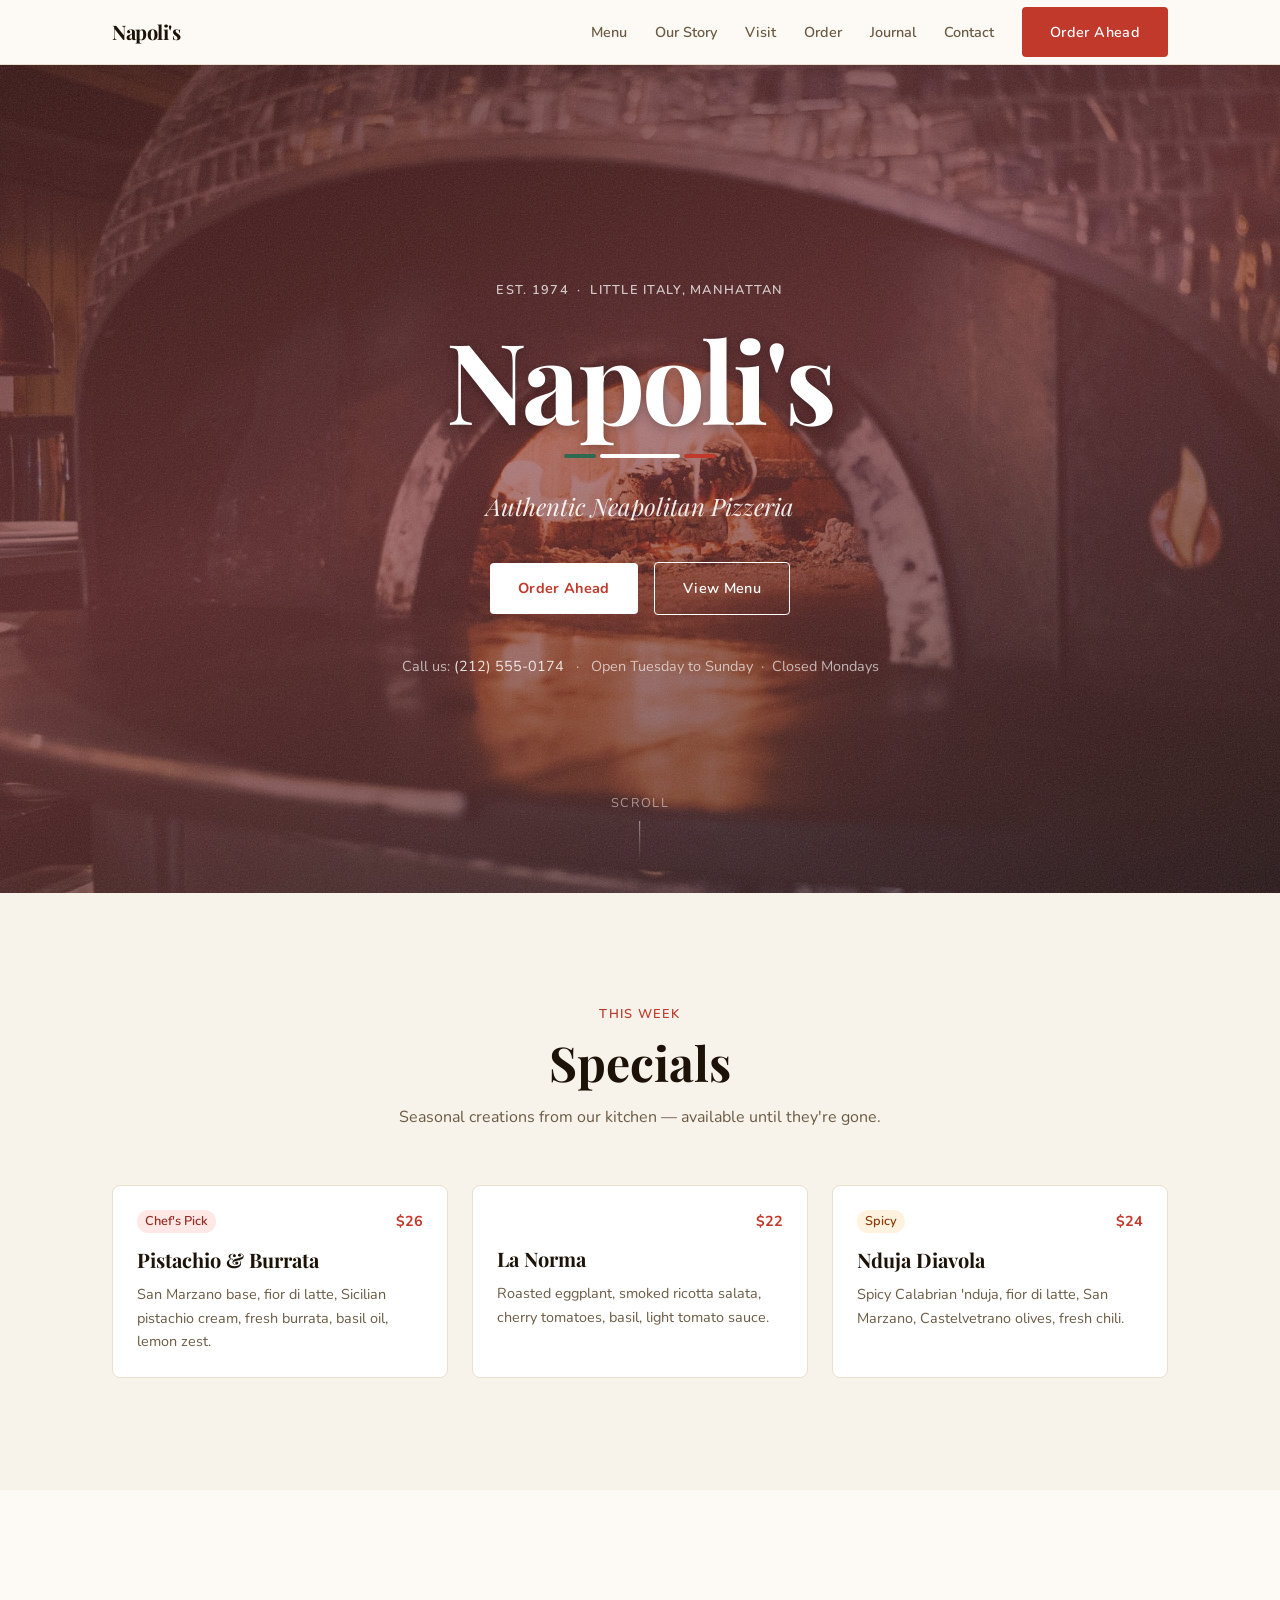
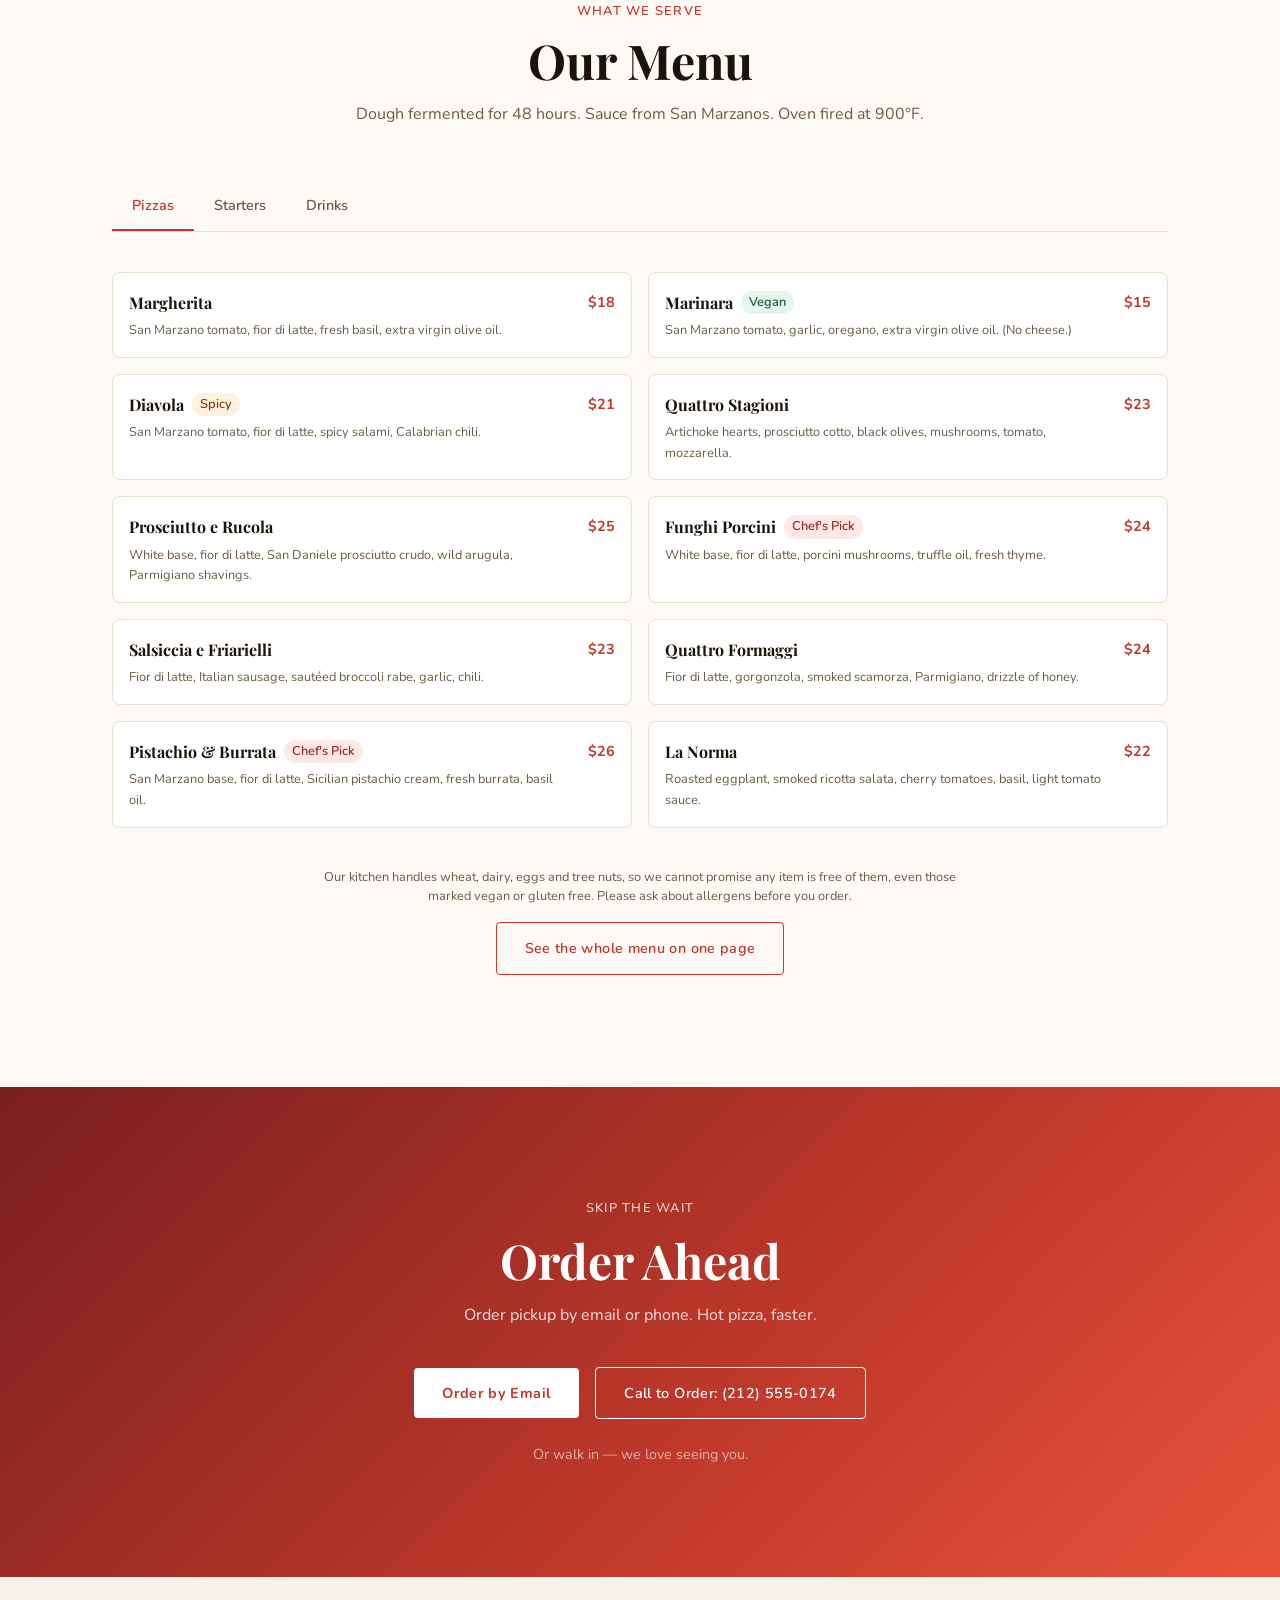
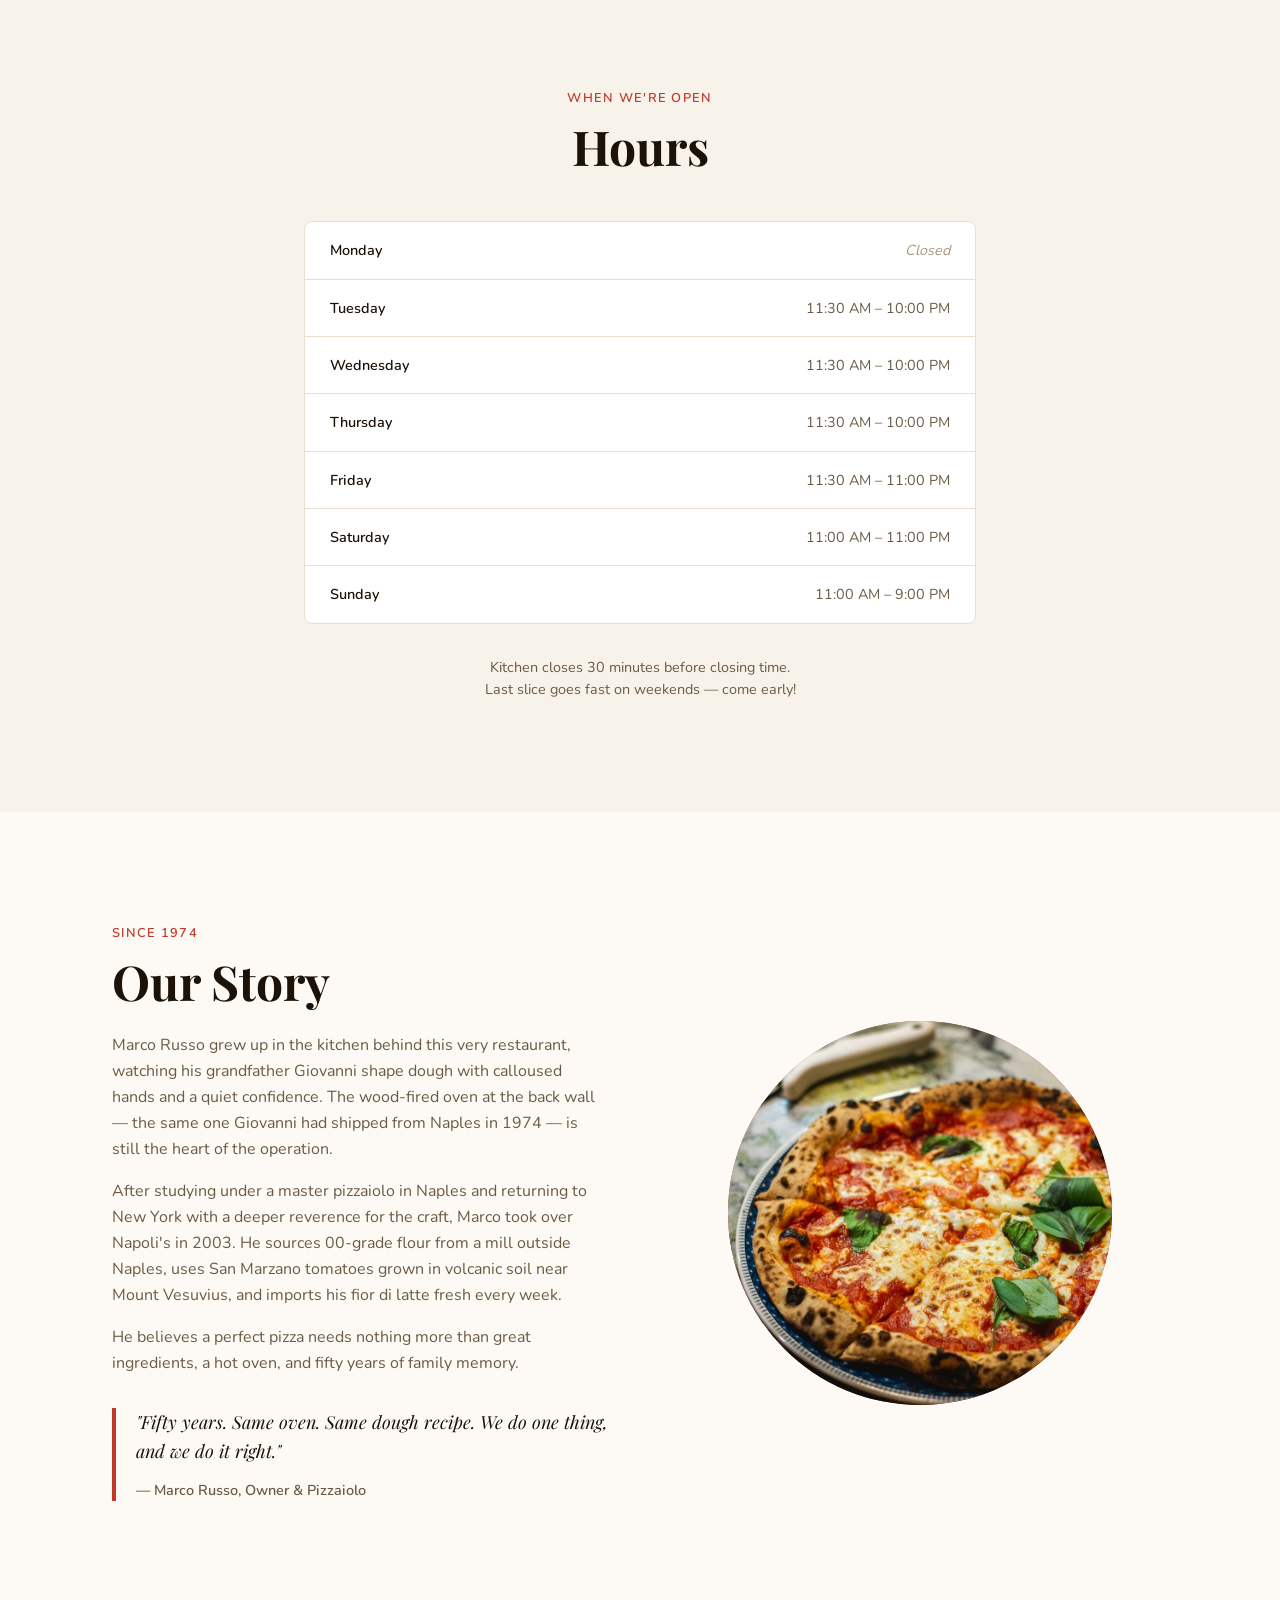
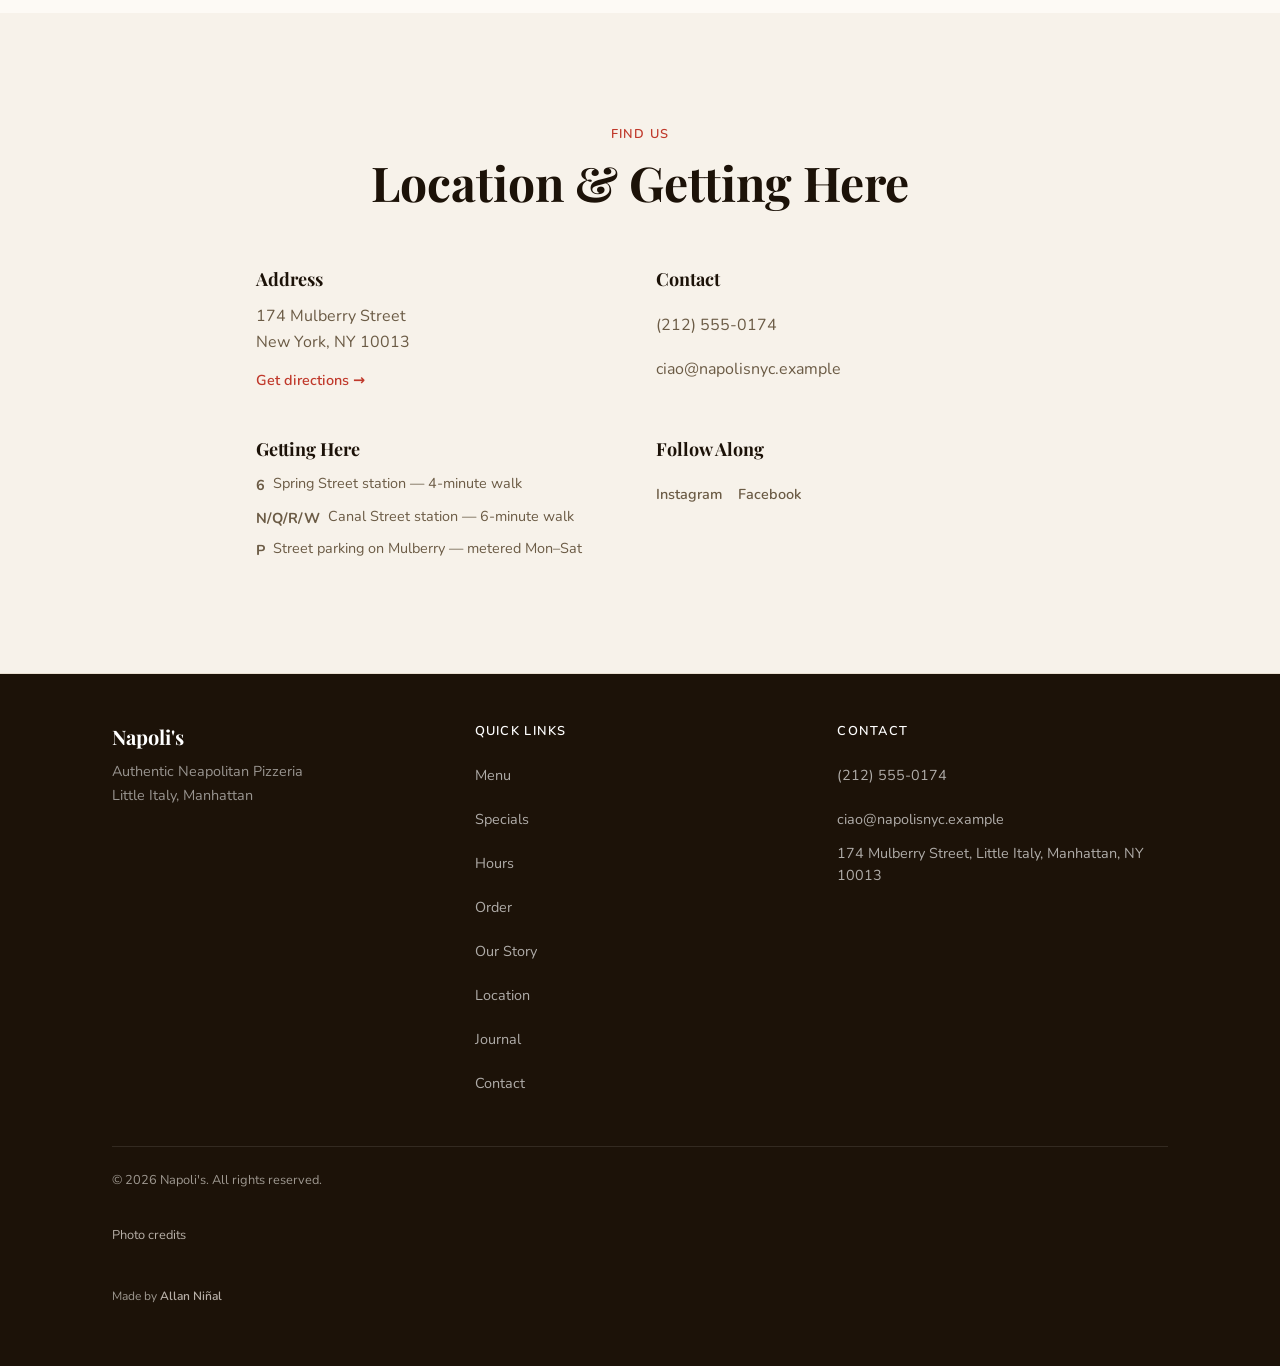
<file: index.html>
<!DOCTYPE html><html lang="en" class="scroll-smooth" id="top"> <head><meta charset="utf-8"><meta name="viewport" content="width=device-width, initial-scale=1, viewport-fit=cover"><meta name="theme-color" content="#FDFAF5"><meta name="color-scheme" content="light"><title>Napoli&#39;s — Neapolitan Pizzeria in Little Italy</title><meta name="description" content="Hand-stretched Neapolitan pizza baked in a wood-fired oven at 900°F. Three generations of the Russo family in Little Italy since 1974."><meta name="author" content="Marco Russo"><link rel="canonical" href="https://example.com/"><meta property="og:title" content="Napoli's — Neapolitan Pizzeria in Little Italy"><meta property="og:description" content="Hand-stretched Neapolitan pizza baked in a wood-fired oven at 900°F. Three generations of the Russo family in Little Italy since 1974."><meta property="og:url" content="https://example.com/"><meta property="og:type" content="website"><meta property="og:site_name" content="Napoli's"><meta property="og:locale" content="en_US"><meta property="og:image" content="https://example.com/og-image.png"><meta property="og:image:type" content="image/png"><meta property="og:image:width" content="1200"><meta property="og:image:height" content="630"><meta property="og:image:alt" content="Napoli's — Authentic Neapolitan Pizzeria in Little Italy, Manhattan"><meta name="twitter:card" content="summary_large_image"><meta name="twitter:title" content="Napoli's — Neapolitan Pizzeria in Little Italy"><meta name="twitter:description" content="Hand-stretched Neapolitan pizza baked in a wood-fired oven at 900°F. Three generations of the Russo family in Little Italy since 1974."><meta name="twitter:image" content="https://example.com/og-image.png"><meta name="twitter:image:alt" content="Napoli's — Authentic Neapolitan Pizzeria in Little Italy, Manhattan"><link rel="icon" href="./favicon.svg" type="image/svg+xml"><link rel="apple-touch-icon" href="./favicon.svg"><script type="application/ld+json">{"@context":"https://schema.org","@graph":[{"@type":"Restaurant","@id":"https://example.com/#restaurant","name":"Napoli's","description":"Hand-stretched Neapolitan pizza baked in a wood-fired oven at 900°F. Three generations of the Russo family in Little Italy since 1974.","url":"https://example.com/","telephone":"(212) 555-0174","email":"ciao@napolisnyc.example","priceRange":"$$","servesCuisine":"Italian, Pizza","acceptsReservations":false,"address":{"@type":"PostalAddress","streetAddress":"174 Mulberry Street","addressLocality":"New York","addressRegion":"NY","postalCode":"10013","addressCountry":"US"},"geo":{"@type":"GeoCoordinates","latitude":40.7199,"longitude":-73.9969},"openingHoursSpecification":[{"@type":"OpeningHoursSpecification","dayOfWeek":["Tuesday"],"opens":"11:30","closes":"22:00"},{"@type":"OpeningHoursSpecification","dayOfWeek":["Wednesday"],"opens":"11:30","closes":"22:00"},{"@type":"OpeningHoursSpecification","dayOfWeek":["Thursday"],"opens":"11:30","closes":"22:00"},{"@type":"OpeningHoursSpecification","dayOfWeek":["Friday"],"opens":"11:30","closes":"23:00"},{"@type":"OpeningHoursSpecification","dayOfWeek":["Saturday"],"opens":"11:00","closes":"23:00"},{"@type":"OpeningHoursSpecification","dayOfWeek":["Sunday"],"opens":"11:00","closes":"21:00"}],"image":"https://example.com/og-image.png","sameAs":["https://instagram.com","https://facebook.com"],"hasMenu":"https://example.com/#menu","foundingDate":"1974"},{"@type":"Menu","@id":"https://example.com/#menu","name":"Napoli's Menu","url":"https://example.com/#menu","inLanguage":"en","mainEntityOfPage":"https://example.com/#restaurant"},{"@type":"Person","@id":"https://example.com/#owner","name":"Marco Russo","jobTitle":"Owner & Pizzaiolo","worksFor":{"@id":"https://example.com/#restaurant"},"description":"Fifty years. Same oven. Same dough recipe. We do one thing, and we do it right."}]}</script><link rel="stylesheet" href="./assets/index.D8tE88VY.css"></head> <body class="min-h-screen flex flex-col antialiased bg-bg text-text"> <header class="sticky top-0 z-50 bg-bg border-b border-border" style="backdrop-filter: blur(8px); background-color: rgba(253,250,245,0.95);" data-astro-cid-ctg3m53h> <div class="container-x" data-astro-cid-ctg3m53h> <div class="flex items-center justify-between h-16 gap-4" data-astro-cid-ctg3m53h> <!-- Logo / Name --> <a href="./index.html" class="font-display font-bold text-xl text-text tracking-tight hover:text-accent transition-colors inline-flex items-center" style="min-height:44px;" aria-label="Napoli's — home" data-astro-cid-ctg3m53h> Napoli&#39;s </a> <!-- Desktop nav --> <nav class="hidden lg:flex items-center gap-1" aria-label="Main navigation" data-astro-cid-ctg3m53h> <a href="./menu/index.html" class="nav-link px-3 py-2 text-sm font-sans font-semibold text-text-muted hover:text-accent transition-colors rounded" data-astro-cid-ctg3m53h>Menu</a><a href="./index.html#story" class="nav-link px-3 py-2 text-sm font-sans font-semibold text-text-muted hover:text-accent transition-colors rounded" data-astro-cid-ctg3m53h>Our Story</a><a href="./index.html#hours" class="nav-link px-3 py-2 text-sm font-sans font-semibold text-text-muted hover:text-accent transition-colors rounded" data-astro-cid-ctg3m53h>Visit</a><a href="./index.html#order" class="nav-link px-3 py-2 text-sm font-sans font-semibold text-text-muted hover:text-accent transition-colors rounded" data-astro-cid-ctg3m53h>Order</a><a href="./journal/index.html" class="nav-link px-3 py-2 text-sm font-sans font-semibold text-text-muted hover:text-accent transition-colors rounded" data-astro-cid-ctg3m53h>Journal</a><a href="./contact/index.html" class="nav-link px-3 py-2 text-sm font-sans font-semibold text-text-muted hover:text-accent transition-colors rounded" data-astro-cid-ctg3m53h>Contact</a> <a href="./index.html#order" class="btn-primary ml-3 text-sm" style="min-height:44px;" data-astro-cid-ctg3m53h>Order Ahead</a> </nav> <!-- Phone: menu (no JavaScript) --> <details class="mobile-menu lg:hidden" data-astro-cid-ctg3m53h> <summary aria-label="Menu" data-astro-cid-ctg3m53h>Menu</summary> <nav aria-label="Mobile navigation" data-astro-cid-ctg3m53h> <a href="./menu/index.html" data-astro-cid-ctg3m53h>Menu</a><a href="./index.html#story" data-astro-cid-ctg3m53h>Our Story</a><a href="./index.html#hours" data-astro-cid-ctg3m53h>Visit</a><a href="./index.html#order" data-astro-cid-ctg3m53h>Order</a><a href="./journal/index.html" data-astro-cid-ctg3m53h>Journal</a><a href="./contact/index.html" data-astro-cid-ctg3m53h>Contact</a> <a href="./index.html#order" class="mobile-menu__cta" data-astro-cid-ctg3m53h>Order Ahead</a> </nav> </details> </div> </div> </header>  <main class="flex-1">  <section id="hero" class="relative flex items-center justify-center overflow-hidden" style="min-height: 92vh;" aria-label="Hero"> <!-- Real photo of the wood fire, with a warm dark overlay for legibility --> <img src="./images/hero.jpg" alt="Flames and a burning log inside a tile-covered wood-fired pizza oven" width="2000" height="1300" fetchpriority="high" decoding="async" class="absolute inset-0 w-full h-full object-cover"> <div class="absolute inset-0" style="background: linear-gradient(160deg, rgba(59,10,10,0.78) 0%, rgba(122,31,31,0.6) 45%, rgba(40,10,10,0.7) 100%);" aria-hidden="true"></div> <!-- Subtle texture overlay --> <div class="absolute inset-0 opacity-20" style="background-image: url('data:image/svg+xml,<svg xmlns=%22http://www.w3.org/2000/svg%22 width=%22200%22 height=%22200%22><filter id=%22n%22><feTurbulence type=%22fractalNoise%22 baseFrequency=%220.75%22 numOctaves=%224%22 stitchTiles=%22stitch%22/><feColorMatrix type=%22saturate%22 values=%220%22/></filter><rect width=%22200%22 height=%22200%22 filter=%22url(%23n)%22 opacity=%221%22/></svg>'); background-size: 200px 200px;" aria-hidden="true"></div> <div class="relative container-x text-center py-32 md:py-40"> <!-- Eyebrow --> <p class="text-xs font-sans font-semibold uppercase tracking-widest mb-5 reveal" style="color: rgba(255,255,255,0.75);">
Est. 1974 &nbsp;&middot;&nbsp; Little Italy, Manhattan </p> <!-- Restaurant name --> <h1 class="font-display font-bold tracking-tight mb-4 reveal" style="font-size: clamp(3rem, 10vw, 7rem); color: #FFFFFF; line-height: 1.05; text-shadow: 0 2px 12px rgba(0,0,0,0.3);"> Napoli&#39;s </h1> <!-- Decorative Italian-flag colour rule --> <div class="flex items-center justify-center gap-1 mb-8 reveal" aria-hidden="true"> <div class="h-1 w-8 rounded-full" style="background:#2D6A4F;"></div> <div class="h-1 w-20 rounded-full" style="background:#FFFFFF;"></div> <div class="h-1 w-8 rounded-full" style="background:#C0392B;"></div> </div> <!-- Tagline --> <p class="font-display italic text-xl sm:text-2xl mb-10 reveal" style="color: rgba(255,255,255,0.90);"> Authentic Neapolitan Pizzeria </p> <!-- CTAs --> <div class="flex flex-col sm:flex-row items-center justify-center gap-4 reveal"> <a href="#order" class="btn-primary" style="background-color:#FFFFFF;color:#C0392B;font-weight:700;">
Order Ahead
</a> <a href="./menu/index.html" class="btn-ghost-dark">
View Menu
</a> </div> <!-- Phone teaser --> <p class="mt-10 text-sm font-sans reveal" style="color: rgba(255,255,255,0.65);">
Call us: <a href="tel:2125550174" class="hover:underline" style="color:rgba(255,255,255,0.85);">(212) 555-0174</a>
&nbsp;&nbsp;&middot;&nbsp;&nbsp;
      Open Tuesday to Sunday &nbsp;&middot;&nbsp; Closed Mondays
</p> </div> <!-- Scroll indicator --> <div class="absolute bottom-8 left-1/2 -translate-x-1/2 flex flex-col items-center gap-2" style="color: rgba(255,255,255,0.5);" aria-hidden="true"> <p class="text-xs font-sans uppercase tracking-widest">Scroll</p> <div class="w-px h-10" style="background: linear-gradient(to bottom, rgba(255,255,255,0.5), transparent);"></div> </div> </section> <section id="specials" class="section-gap bg-surface-2"> <div class="container-x"> <div class="text-center mb-14 reveal"> <p class="label-eyebrow mb-3">This Week</p> <h2 class="font-display text-4xl sm:text-5xl font-bold text-text mb-4">Specials</h2> <p class="font-sans text-text-muted max-w-xl mx-auto">
Seasonal creations from our kitchen — available until they're gone.
</p> </div> <div class="grid gap-6 sm:grid-cols-2 lg:grid-cols-3"> <article class="card p-6 reveal" style="animation-delay: 0ms" aria-label="Pistachio &#38; Burrata"> <!-- Tag + price row --> <div class="flex items-start justify-between gap-4 mb-3"> <span class="tag-chef"> Chef&#39;s Pick </span> <span class="price ml-auto">$26</span> </div> <h3 class="font-display text-xl font-bold text-text mb-2">Pistachio &amp; Burrata</h3> <p class="font-sans text-sm text-text-muted leading-relaxed">San Marzano base, fior di latte, Sicilian pistachio cream, fresh burrata, basil oil, lemon zest.</p> </article><article class="card p-6 reveal" style="animation-delay: 80ms" aria-label="La Norma"> <!-- Tag + price row --> <div class="flex items-start justify-between gap-4 mb-3">  <span class="price ml-auto">$22</span> </div> <h3 class="font-display text-xl font-bold text-text mb-2">La Norma</h3> <p class="font-sans text-sm text-text-muted leading-relaxed">Roasted eggplant, smoked ricotta salata, cherry tomatoes, basil, light tomato sauce.</p> </article><article class="card p-6 reveal" style="animation-delay: 160ms" aria-label="Nduja Diavola"> <!-- Tag + price row --> <div class="flex items-start justify-between gap-4 mb-3"> <span class="tag-spicy"> Spicy </span> <span class="price ml-auto">$24</span> </div> <h3 class="font-display text-xl font-bold text-text mb-2">Nduja Diavola</h3> <p class="font-sans text-sm text-text-muted leading-relaxed">Spicy Calabrian &#39;nduja, fior di latte, San Marzano, Castelvetrano olives, fresh chili.</p> </article> </div> </div> </section> <section id="menu" class="section-gap bg-bg"> <div class="container-x"> <div class="text-center mb-14 reveal"> <p class="label-eyebrow mb-3">What We Serve</p> <h2 class="font-display text-4xl sm:text-5xl font-bold text-text mb-4">Our Menu</h2> <p class="font-sans text-text-muted max-w-xl mx-auto">
Dough fermented for 48 hours. Sauce from San Marzanos. Oven fired at 900°F.
</p> </div> <!-- Tab bar --> <div class="flex overflow-x-auto gap-0 border-b border-border mb-10 reveal" role="tablist" aria-label="Menu categories" id="menu-tabs"> <button class="tab-btn" role="tab" id="tab-pizzas" aria-controls="panel-pizzas" aria-selected="true" data-tab="pizzas"> Pizzas </button><button class="tab-btn" role="tab" id="tab-starters" aria-controls="panel-starters" aria-selected="false" data-tab="starters"> Starters </button><button class="tab-btn" role="tab" id="tab-drinks" aria-controls="panel-drinks" aria-selected="false" data-tab="drinks"> Drinks </button> </div> <!-- Tab panels --> <div id="panel-pizzas" role="tabpanel" aria-labelledby="tab-pizzas"> <div class="grid gap-4 sm:grid-cols-2"> <div class="flex items-start justify-between gap-4 p-4 rounded-lg bg-surface border border-border hover:border-accent transition-colors"> <div class="flex-1 min-w-0"> <div class="flex flex-wrap items-center gap-2 mb-1"> <h3 class="font-display font-bold text-text text-base">Margherita</h3>  </div> <p class="font-sans text-xs text-text-muted leading-relaxed">San Marzano tomato, fior di latte, fresh basil, extra virgin olive oil.</p> </div> <span class="price shrink-0 mt-0.5">$18</span> </div><div class="flex items-start justify-between gap-4 p-4 rounded-lg bg-surface border border-border hover:border-accent transition-colors"> <div class="flex-1 min-w-0"> <div class="flex flex-wrap items-center gap-2 mb-1"> <h3 class="font-display font-bold text-text text-base">Marinara</h3> <span class="tag-vegan"> Vegan </span> </div> <p class="font-sans text-xs text-text-muted leading-relaxed">San Marzano tomato, garlic, oregano, extra virgin olive oil. (No cheese.)</p> </div> <span class="price shrink-0 mt-0.5">$15</span> </div><div class="flex items-start justify-between gap-4 p-4 rounded-lg bg-surface border border-border hover:border-accent transition-colors"> <div class="flex-1 min-w-0"> <div class="flex flex-wrap items-center gap-2 mb-1"> <h3 class="font-display font-bold text-text text-base">Diavola</h3> <span class="tag-spicy"> Spicy </span> </div> <p class="font-sans text-xs text-text-muted leading-relaxed">San Marzano tomato, fior di latte, spicy salami, Calabrian chili.</p> </div> <span class="price shrink-0 mt-0.5">$21</span> </div><div class="flex items-start justify-between gap-4 p-4 rounded-lg bg-surface border border-border hover:border-accent transition-colors"> <div class="flex-1 min-w-0"> <div class="flex flex-wrap items-center gap-2 mb-1"> <h3 class="font-display font-bold text-text text-base">Quattro Stagioni</h3>  </div> <p class="font-sans text-xs text-text-muted leading-relaxed">Artichoke hearts, prosciutto cotto, black olives, mushrooms, tomato, mozzarella.</p> </div> <span class="price shrink-0 mt-0.5">$23</span> </div><div class="flex items-start justify-between gap-4 p-4 rounded-lg bg-surface border border-border hover:border-accent transition-colors"> <div class="flex-1 min-w-0"> <div class="flex flex-wrap items-center gap-2 mb-1"> <h3 class="font-display font-bold text-text text-base">Prosciutto e Rucola</h3>  </div> <p class="font-sans text-xs text-text-muted leading-relaxed">White base, fior di latte, San Daniele prosciutto crudo, wild arugula, Parmigiano shavings.</p> </div> <span class="price shrink-0 mt-0.5">$25</span> </div><div class="flex items-start justify-between gap-4 p-4 rounded-lg bg-surface border border-border hover:border-accent transition-colors"> <div class="flex-1 min-w-0"> <div class="flex flex-wrap items-center gap-2 mb-1"> <h3 class="font-display font-bold text-text text-base">Funghi Porcini</h3> <span class="tag-chef"> Chef&#39;s Pick </span> </div> <p class="font-sans text-xs text-text-muted leading-relaxed">White base, fior di latte, porcini mushrooms, truffle oil, fresh thyme.</p> </div> <span class="price shrink-0 mt-0.5">$24</span> </div><div class="flex items-start justify-between gap-4 p-4 rounded-lg bg-surface border border-border hover:border-accent transition-colors"> <div class="flex-1 min-w-0"> <div class="flex flex-wrap items-center gap-2 mb-1"> <h3 class="font-display font-bold text-text text-base">Salsiccia e Friarielli</h3>  </div> <p class="font-sans text-xs text-text-muted leading-relaxed">Fior di latte, Italian sausage, sautéed broccoli rabe, garlic, chili.</p> </div> <span class="price shrink-0 mt-0.5">$23</span> </div><div class="flex items-start justify-between gap-4 p-4 rounded-lg bg-surface border border-border hover:border-accent transition-colors"> <div class="flex-1 min-w-0"> <div class="flex flex-wrap items-center gap-2 mb-1"> <h3 class="font-display font-bold text-text text-base">Quattro Formaggi</h3>  </div> <p class="font-sans text-xs text-text-muted leading-relaxed">Fior di latte, gorgonzola, smoked scamorza, Parmigiano, drizzle of honey.</p> </div> <span class="price shrink-0 mt-0.5">$24</span> </div><div class="flex items-start justify-between gap-4 p-4 rounded-lg bg-surface border border-border hover:border-accent transition-colors"> <div class="flex-1 min-w-0"> <div class="flex flex-wrap items-center gap-2 mb-1"> <h3 class="font-display font-bold text-text text-base">Pistachio &amp; Burrata</h3> <span class="tag-chef"> Chef&#39;s Pick </span> </div> <p class="font-sans text-xs text-text-muted leading-relaxed">San Marzano base, fior di latte, Sicilian pistachio cream, fresh burrata, basil oil.</p> </div> <span class="price shrink-0 mt-0.5">$26</span> </div><div class="flex items-start justify-between gap-4 p-4 rounded-lg bg-surface border border-border hover:border-accent transition-colors"> <div class="flex-1 min-w-0"> <div class="flex flex-wrap items-center gap-2 mb-1"> <h3 class="font-display font-bold text-text text-base">La Norma</h3>  </div> <p class="font-sans text-xs text-text-muted leading-relaxed">Roasted eggplant, smoked ricotta salata, cherry tomatoes, basil, light tomato sauce.</p> </div> <span class="price shrink-0 mt-0.5">$22</span> </div> </div> </div><div id="panel-starters" role="tabpanel" aria-labelledby="tab-starters" hidden> <div class="grid gap-4 sm:grid-cols-2"> <div class="flex items-start justify-between gap-4 p-4 rounded-lg bg-surface border border-border hover:border-accent transition-colors"> <div class="flex-1 min-w-0"> <div class="flex flex-wrap items-center gap-2 mb-1"> <h3 class="font-display font-bold text-text text-base">Bruschetta al Pomodoro</h3> <span class="tag-vegan"> Vegan </span> </div> <p class="font-sans text-xs text-text-muted leading-relaxed">Grilled sourdough, crushed San Marzano tomatoes, basil, garlic, olive oil.</p> </div> <span class="price shrink-0 mt-0.5">$9</span> </div><div class="flex items-start justify-between gap-4 p-4 rounded-lg bg-surface border border-border hover:border-accent transition-colors"> <div class="flex-1 min-w-0"> <div class="flex flex-wrap items-center gap-2 mb-1"> <h3 class="font-display font-bold text-text text-base">Burrata &amp; Prosciutto</h3>  </div> <p class="font-sans text-xs text-text-muted leading-relaxed">Fresh burrata, San Daniele prosciutto, cherry tomatoes, arugula, truffle honey.</p> </div> <span class="price shrink-0 mt-0.5">$16</span> </div><div class="flex items-start justify-between gap-4 p-4 rounded-lg bg-surface border border-border hover:border-accent transition-colors"> <div class="flex-1 min-w-0"> <div class="flex flex-wrap items-center gap-2 mb-1"> <h3 class="font-display font-bold text-text text-base">Arancini al Ragù</h3>  </div> <p class="font-sans text-xs text-text-muted leading-relaxed">Two Sicilian rice balls stuffed with slow-cooked beef ragù and peas, tomato sauce.</p> </div> <span class="price shrink-0 mt-0.5">$13</span> </div><div class="flex items-start justify-between gap-4 p-4 rounded-lg bg-surface border border-border hover:border-accent transition-colors"> <div class="flex-1 min-w-0"> <div class="flex flex-wrap items-center gap-2 mb-1"> <h3 class="font-display font-bold text-text text-base">Polpette al Forno</h3>  </div> <p class="font-sans text-xs text-text-muted leading-relaxed">Wood-oven baked meatballs in San Marzano tomato sauce, pecorino, crusty bread.</p> </div> <span class="price shrink-0 mt-0.5">$15</span> </div><div class="flex items-start justify-between gap-4 p-4 rounded-lg bg-surface border border-border hover:border-accent transition-colors"> <div class="flex-1 min-w-0"> <div class="flex flex-wrap items-center gap-2 mb-1"> <h3 class="font-display font-bold text-text text-base">Antipasto della Casa</h3>  </div> <p class="font-sans text-xs text-text-muted leading-relaxed">Selection of cured meats, aged cheeses, marinated vegetables, grissini. Serves 2–3.</p> </div> <span class="price shrink-0 mt-0.5">$24</span> </div><div class="flex items-start justify-between gap-4 p-4 rounded-lg bg-surface border border-border hover:border-accent transition-colors"> <div class="flex-1 min-w-0"> <div class="flex flex-wrap items-center gap-2 mb-1"> <h3 class="font-display font-bold text-text text-base">Insalata Caprese</h3>  </div> <p class="font-sans text-xs text-text-muted leading-relaxed">Buffalo mozzarella, heirloom tomatoes, basil, aged balsamic, extra virgin olive oil.</p> </div> <span class="price shrink-0 mt-0.5">$17</span> </div> </div> </div><div id="panel-drinks" role="tabpanel" aria-labelledby="tab-drinks" hidden> <div class="grid gap-4 sm:grid-cols-2"> <div class="flex items-start justify-between gap-4 p-4 rounded-lg bg-surface border border-border hover:border-accent transition-colors"> <div class="flex-1 min-w-0"> <div class="flex flex-wrap items-center gap-2 mb-1"> <h3 class="font-display font-bold text-text text-base">House Chianti</h3>  </div> <p class="font-sans text-xs text-text-muted leading-relaxed">Smooth Tuscan Chianti Classico. Glass / Carafe.</p> </div> <span class="price shrink-0 mt-0.5">$10 / $32</span> </div><div class="flex items-start justify-between gap-4 p-4 rounded-lg bg-surface border border-border hover:border-accent transition-colors"> <div class="flex-1 min-w-0"> <div class="flex flex-wrap items-center gap-2 mb-1"> <h3 class="font-display font-bold text-text text-base">Italian Lager</h3>  </div> <p class="font-sans text-xs text-text-muted leading-relaxed">Italian lager, crisp and refreshing. Bottle.</p> </div> <span class="price shrink-0 mt-0.5">$7</span> </div><div class="flex items-start justify-between gap-4 p-4 rounded-lg bg-surface border border-border hover:border-accent transition-colors"> <div class="flex-1 min-w-0"> <div class="flex flex-wrap items-center gap-2 mb-1"> <h3 class="font-display font-bold text-text text-base">Sparkling Mineral Water</h3>  </div> <p class="font-sans text-xs text-text-muted leading-relaxed">Sparkling mineral water. 500 ml / 1 L.</p> </div> <span class="price shrink-0 mt-0.5">$4 / $7</span> </div><div class="flex items-start justify-between gap-4 p-4 rounded-lg bg-surface border border-border hover:border-accent transition-colors"> <div class="flex-1 min-w-0"> <div class="flex flex-wrap items-center gap-2 mb-1"> <h3 class="font-display font-bold text-text text-base">Still Mineral Water</h3>  </div> <p class="font-sans text-xs text-text-muted leading-relaxed">Still mineral water. 500 ml / 1 L.</p> </div> <span class="price shrink-0 mt-0.5">$4 / $7</span> </div><div class="flex items-start justify-between gap-4 p-4 rounded-lg bg-surface border border-border hover:border-accent transition-colors"> <div class="flex-1 min-w-0"> <div class="flex flex-wrap items-center gap-2 mb-1"> <h3 class="font-display font-bold text-text text-base">Limonata Artigianale</h3>  </div> <p class="font-sans text-xs text-text-muted leading-relaxed">House-made Amalfi lemon soda with fresh mint. Non-alcoholic.</p> </div> <span class="price shrink-0 mt-0.5">$6</span> </div><div class="flex items-start justify-between gap-4 p-4 rounded-lg bg-surface border border-border hover:border-accent transition-colors"> <div class="flex-1 min-w-0"> <div class="flex flex-wrap items-center gap-2 mb-1"> <h3 class="font-display font-bold text-text text-base">Espresso / Doppio</h3>  </div> <p class="font-sans text-xs text-text-muted leading-relaxed">Italian roast pulled on our lever machine. Single / Double.</p> </div> <span class="price shrink-0 mt-0.5">$3 / $4.50</span> </div><div class="flex items-start justify-between gap-4 p-4 rounded-lg bg-surface border border-border hover:border-accent transition-colors"> <div class="flex-1 min-w-0"> <div class="flex flex-wrap items-center gap-2 mb-1"> <h3 class="font-display font-bold text-text text-base">Tiramisu della Casa</h3> <span class="tag-chef"> Chef&#39;s Pick </span> </div> <p class="font-sans text-xs text-text-muted leading-relaxed">Mascarpone cream, espresso-soaked savoiardi, cocoa. Not a drink — but order it anyway.</p> </div> <span class="price shrink-0 mt-0.5">$9</span> </div> </div> </div> <p class="mt-10 text-center text-xs font-sans text-text-muted max-w-2xl mx-auto" data-menu-note>Our kitchen handles wheat, dairy, eggs and tree nuts, so we cannot promise any item is free of them, even those marked vegan or gluten free. Please ask about allergens before you order.</p> <p class="mt-4 text-center"> <a href="./menu/index.html" class="btn-ghost text-sm">See the whole menu on one page</a> </p> </div> </section> <script>
  (function () {
    var tabs = document.querySelectorAll('[role="tab"]');
    var panels = document.querySelectorAll('[role="tabpanel"]');

    tabs.forEach(function (tab) {
      tab.addEventListener('click', function () {
        var targetId = tab.getAttribute('data-tab');

        tabs.forEach(function (t) {
          t.setAttribute('aria-selected', 'false');
        });
        tab.setAttribute('aria-selected', 'true');

        panels.forEach(function (panel) {
          if (panel.id === 'panel-' + targetId) {
            panel.removeAttribute('hidden');
          } else {
            panel.setAttribute('hidden', '');
          }
        });
      });
    });
  })();
</script> <section id="order" class="py-20 sm:py-28" style="background: linear-gradient(135deg, #7A1F1F 0%, #C0392B 60%, #E8523A 100%);" aria-label="Order online"> <div class="container-x text-center"> <p class="text-xs font-sans font-semibold uppercase tracking-widest mb-4 reveal" style="color: rgba(255,255,255,0.75);">
Skip the wait
</p> <h2 class="font-display text-4xl sm:text-5xl font-bold mb-4 reveal" style="color:#FFFFFF;">
Order Ahead
</h2> <p class="font-sans mb-10 max-w-lg mx-auto reveal" style="color: rgba(255,255,255,0.85);">
Order pickup by email or phone. Hot pizza, faster.
</p> <div class="flex flex-col sm:flex-row items-center justify-center gap-4 reveal"> <a href="mailto:ciao@napolisnyc.example?subject=Pickup%20order" class="btn-primary" style="background-color:#FFFFFF;color:#C0392B;font-weight:700;min-height:48px;">
Order by Email
</a> <a href="tel:2125550174" class="btn-ghost-dark" style="min-height:48px;">
Call to Order: (212) 555-0174 </a> </div> <p class="mt-6 text-sm font-sans reveal" style="color: rgba(255,255,255,0.6);">
Or walk in — we love seeing you.
</p> </div> </section> <section id="hours" class="section-gap bg-surface-2"> <div class="container-x"> <div class="max-w-2xl mx-auto"> <div class="text-center mb-12 reveal"> <p class="label-eyebrow mb-3">When We're Open</p> <h2 class="font-display text-4xl sm:text-5xl font-bold text-text">Hours</h2> </div> <div class="card overflow-hidden reveal"> <table class="w-full" aria-label="Opening hours"> <caption class="sr-only">Opening hours for Napoli&#39;s</caption> <tbody> <tr class="flex justify-between items-center px-6 py-4 border-b border-border"> <td class="font-sans font-semibold text-text text-sm">Monday</td> <td class="font-sans text-sm text-right text-text-faint italic"> Closed </td> </tr><tr class="flex justify-between items-center px-6 py-4 border-b border-border"> <td class="font-sans font-semibold text-text text-sm">Tuesday</td> <td class="font-sans text-sm text-right text-text-muted"> 11:30 AM – 10:00 PM </td> </tr><tr class="flex justify-between items-center px-6 py-4 border-b border-border"> <td class="font-sans font-semibold text-text text-sm">Wednesday</td> <td class="font-sans text-sm text-right text-text-muted"> 11:30 AM – 10:00 PM </td> </tr><tr class="flex justify-between items-center px-6 py-4 border-b border-border"> <td class="font-sans font-semibold text-text text-sm">Thursday</td> <td class="font-sans text-sm text-right text-text-muted"> 11:30 AM – 10:00 PM </td> </tr><tr class="flex justify-between items-center px-6 py-4 border-b border-border"> <td class="font-sans font-semibold text-text text-sm">Friday</td> <td class="font-sans text-sm text-right text-text-muted"> 11:30 AM – 11:00 PM </td> </tr><tr class="flex justify-between items-center px-6 py-4 border-b border-border"> <td class="font-sans font-semibold text-text text-sm">Saturday</td> <td class="font-sans text-sm text-right text-text-muted"> 11:00 AM – 11:00 PM </td> </tr><tr class="flex justify-between items-center px-6 py-4 "> <td class="font-sans font-semibold text-text text-sm">Sunday</td> <td class="font-sans text-sm text-right text-text-muted"> 11:00 AM – 9:00 PM </td> </tr> </tbody> </table> </div> <div class="mt-8 text-center reveal"> <p class="font-sans text-sm text-text-muted">
Kitchen closes 30 minutes before closing time.
<br>
Last slice goes fast on weekends — come early!
</p> </div> </div> </div> </section> <section id="story" class="section-gap bg-bg"> <div class="container-x"> <div class="grid lg:grid-cols-2 gap-16 items-center"> <!-- Text --> <div class="reveal"> <p class="label-eyebrow mb-3">Since 1974</p> <h2 class="font-display text-4xl sm:text-5xl font-bold text-text mb-6">
Our Story
</h2> <div class="space-y-4 font-sans text-text-muted leading-relaxed"> <p>Marco Russo grew up in the kitchen behind this very restaurant, watching his grandfather Giovanni shape dough with calloused hands and a quiet confidence. The wood-fired oven at the back wall — the same one Giovanni had shipped from Naples in 1974 — is still the heart of the operation.</p><p>After studying under a master pizzaiolo in Naples and returning to New York with a deeper reverence for the craft, Marco took over Napoli&#39;s in 2003. He sources 00-grade flour from a mill outside Naples, uses San Marzano tomatoes grown in volcanic soil near Mount Vesuvius, and imports his fior di latte fresh every week.</p><p>He believes a perfect pizza needs nothing more than great ingredients, a hot oven, and fifty years of family memory.</p> </div> <blockquote class="mt-8 border-l-4 border-accent pl-5"> <p class="font-display italic text-lg text-text leading-relaxed">
"Fifty years. Same oven. Same dough recipe. We do one thing, and we do it right."
</p> <footer class="mt-3 text-sm font-sans font-semibold text-text-muted">
— Marco Russo, Owner &amp; Pizzaiolo </footer> </blockquote> </div> <!-- Visual: a real pizza photo --> <div class="reveal flex justify-center"> <div class="relative w-72 h-72 sm:w-96 sm:h-96 rounded-full flex items-center justify-center overflow-hidden" style="background: radial-gradient(circle at 40% 35%, #E8C4A0 0%, #C0392B 55%, #7A1F1F 100%);"> <img src="./images/story.jpg" alt="A Margherita pizza with fresh basil leaves on a blue-rimmed plate" width="900" height="900" loading="lazy" decoding="async" class="absolute inset-0 w-full h-full object-cover"> <!-- Est badge --> <div class="absolute -bottom-4 -right-4 w-20 h-20 rounded-full flex flex-col items-center justify-center shadow-lg" style="background-color:#2D6A4F;"> <span class="text-xs font-sans font-bold text-white uppercase tracking-wider">Est.</span> <span class="text-lg font-display font-bold text-white">1974</span> </div> </div> </div> </div> </div> </section> <section id="location" class="section-gap bg-surface-2"> <div class="container-x"> <div class="text-center mb-14 reveal"> <p class="label-eyebrow mb-3">Find Us</p> <h2 class="font-display text-4xl sm:text-5xl font-bold text-text">Location & Getting Here</h2> </div> <div class="max-w-3xl mx-auto"> <!-- Info --> <div class="reveal grid gap-8 sm:grid-cols-2"> <!-- Address --> <div> <h3 class="font-display font-bold text-lg text-text mb-2">Address</h3> <address class="font-sans not-italic text-text-muted leading-relaxed"> 174 Mulberry Street<br> New York, NY 10013 </address> <a href="https://maps.google.com/?q=174+Mulberry+Street+New+York+NY+10013" class="inline-flex items-center gap-2 mt-1 text-sm font-sans font-semibold text-accent hover:underline" style="min-height:44px;" target="_blank" rel="noopener noreferrer">
Get directions &rarr;
</a> </div> <!-- Contact --> <div> <h3 class="font-display font-bold text-lg text-text mb-2">Contact</h3> <ul class="font-sans text-text-muted space-y-0"> <li> <a href="tel:2125550174" class="hover:text-accent transition-colors inline-flex items-center" style="min-height:44px;"> (212) 555-0174 </a> </li> <li> <a href="mailto:ciao@napolisnyc.example" class="hover:text-accent transition-colors inline-flex items-center" style="min-height:44px;"> ciao@napolisnyc.example </a> </li> </ul> </div> <!-- Parking / transit --> <div> <h3 class="font-display font-bold text-lg text-text mb-2">Getting Here</h3> <ul class="font-sans text-sm text-text-muted space-y-2"> <li class="flex items-start gap-2"> <span class="mt-0.5 shrink-0 font-bold text-green-DEFAULT">6</span> <span>Spring Street station — 4-minute walk</span> </li> <li class="flex items-start gap-2"> <span class="mt-0.5 shrink-0 font-bold text-green-DEFAULT">N/Q/R/W</span> <span>Canal Street station — 6-minute walk</span> </li> <li class="flex items-start gap-2"> <span class="mt-0.5 shrink-0 font-bold text-text-muted">P</span> <span>Street parking on Mulberry — metered Mon–Sat</span> </li> </ul> </div> <!-- Social --> <div> <h3 class="font-display font-bold text-lg text-text mb-2">Follow Along</h3> <div class="flex items-center gap-4"> <a href="https://instagram.com" class="font-sans text-sm font-semibold text-text-muted hover:text-accent transition-colors inline-flex items-center" style="min-height:44px;" target="_blank" rel="noopener noreferrer">
Instagram
</a> <a href="https://facebook.com" class="font-sans text-sm font-semibold text-text-muted hover:text-accent transition-colors inline-flex items-center" style="min-height:44px;" target="_blank" rel="noopener noreferrer">
Facebook
</a> </div> </div> </div> </div> </div> </section>  </main> <footer class="bg-text py-12 border-t border-border" style="background-color:#1C1208;" data-astro-cid-gcn2mc3v> <div class="container-x" data-astro-cid-gcn2mc3v> <div class="grid sm:grid-cols-3 gap-8 mb-10" data-astro-cid-gcn2mc3v> <!-- Brand --> <div data-astro-cid-gcn2mc3v> <p class="font-display font-bold text-xl mb-2" style="color:#FFFFFF;" data-astro-cid-gcn2mc3v>Napoli&#39;s</p> <p class="font-sans text-sm leading-relaxed" style="color:rgba(255,255,255,0.55);" data-astro-cid-gcn2mc3v> Authentic Neapolitan Pizzeria<br data-astro-cid-gcn2mc3v> Little Italy, Manhattan </p> </div> <!-- Quick links --> <nav aria-label="Footer navigation" data-astro-cid-gcn2mc3v> <p class="font-sans text-xs font-semibold uppercase tracking-widest mb-3" style="color:#FFFFFF;" data-astro-cid-gcn2mc3v>Quick Links</p> <ul data-astro-cid-gcn2mc3v> <li data-astro-cid-gcn2mc3v> <a href="./menu/index.html" class="font-sans text-sm hover:text-accent transition-colors" style="color:rgba(255,255,255,0.65);display:flex;align-items:center;min-height:44px;" data-astro-cid-gcn2mc3v> Menu </a> </li><li data-astro-cid-gcn2mc3v> <a href="./index.html#specials" class="font-sans text-sm hover:text-accent transition-colors" style="color:rgba(255,255,255,0.65);display:flex;align-items:center;min-height:44px;" data-astro-cid-gcn2mc3v> Specials </a> </li><li data-astro-cid-gcn2mc3v> <a href="./index.html#hours" class="font-sans text-sm hover:text-accent transition-colors" style="color:rgba(255,255,255,0.65);display:flex;align-items:center;min-height:44px;" data-astro-cid-gcn2mc3v> Hours </a> </li><li data-astro-cid-gcn2mc3v> <a href="./index.html#order" class="font-sans text-sm hover:text-accent transition-colors" style="color:rgba(255,255,255,0.65);display:flex;align-items:center;min-height:44px;" data-astro-cid-gcn2mc3v> Order </a> </li><li data-astro-cid-gcn2mc3v> <a href="./index.html#story" class="font-sans text-sm hover:text-accent transition-colors" style="color:rgba(255,255,255,0.65);display:flex;align-items:center;min-height:44px;" data-astro-cid-gcn2mc3v> Our Story </a> </li><li data-astro-cid-gcn2mc3v> <a href="./index.html#location" class="font-sans text-sm hover:text-accent transition-colors" style="color:rgba(255,255,255,0.65);display:flex;align-items:center;min-height:44px;" data-astro-cid-gcn2mc3v> Location </a> </li><li data-astro-cid-gcn2mc3v> <a href="./journal/index.html" class="font-sans text-sm hover:text-accent transition-colors" style="color:rgba(255,255,255,0.65);display:flex;align-items:center;min-height:44px;" data-astro-cid-gcn2mc3v> Journal </a> </li><li data-astro-cid-gcn2mc3v> <a href="./contact/index.html" class="font-sans text-sm hover:text-accent transition-colors" style="color:rgba(255,255,255,0.65);display:flex;align-items:center;min-height:44px;" data-astro-cid-gcn2mc3v> Contact </a> </li> </ul> </nav> <!-- Contact --> <div data-astro-cid-gcn2mc3v> <p class="font-sans text-xs font-semibold uppercase tracking-widest mb-3" style="color:#FFFFFF;" data-astro-cid-gcn2mc3v>Contact</p> <ul data-astro-cid-gcn2mc3v> <li data-astro-cid-gcn2mc3v> <a href="tel:2125550174" class="font-sans text-sm hover:text-accent transition-colors" style="color:rgba(255,255,255,0.65);display:flex;align-items:center;min-height:44px;" data-astro-cid-gcn2mc3v> (212) 555-0174 </a> </li> <li data-astro-cid-gcn2mc3v> <a href="mailto:ciao@napolisnyc.example" class="font-sans text-sm hover:text-accent transition-colors" style="color:rgba(255,255,255,0.65);display:flex;align-items:center;min-height:44px;" data-astro-cid-gcn2mc3v> ciao@napolisnyc.example </a> </li> <li data-astro-cid-gcn2mc3v> <a href="https://maps.google.com/?q=174+Mulberry+Street+New+York+NY+10013" class="font-sans text-sm hover:text-accent transition-colors" style="color:rgba(255,255,255,0.65);display:flex;align-items:center;min-height:44px;" target="_blank" rel="noopener noreferrer" data-astro-cid-gcn2mc3v> 174 Mulberry Street, Little Italy, Manhattan, NY 10013 </a> </li> </ul> </div> </div> <div class="border-t pt-6 flex flex-col sm:flex-row items-center justify-between gap-4" style="border-color:rgba(255,255,255,0.1);" data-astro-cid-gcn2mc3v> <p class="font-sans text-xs" style="color:#9E9890;" data-astro-cid-gcn2mc3v>
&copy; 2026 Napoli&#39;s. All rights reserved.
</p> </div> <!-- Photo credits. Required while you use the demo photos (Unsplash asks for
         the photographer and a link). Delete this whole <details> block once you
         have replaced the photos with your own. --> <details class="mt-6 text-xs" style="color:#B8B0A8;" data-photo-credits data-astro-cid-gcn2mc3v> <summary style="cursor:pointer;min-height:44px;display:flex;align-items:center;" data-astro-cid-gcn2mc3v>Photo credits</summary> <p class="mt-2" data-astro-cid-gcn2mc3v>
Demo photographs from <a href="https://unsplash.com/?utm_source=allanninal_dev&utm_medium=referral" style="color:#FFFFFF;text-decoration:underline;" data-astro-cid-gcn2mc3v>Unsplash</a>. Replace them, and these credits, with your own before launch.
</p> <ul class="mt-2 space-y-1" data-astro-cid-gcn2mc3v> <li data-astro-cid-gcn2mc3v>The wood-fired oven: Photo by <a href="https://unsplash.com/@weareambitious?utm_source=allanninal_dev&utm_medium=referral" style="color:#FFFFFF;text-decoration:underline;" data-astro-cid-gcn2mc3v>Ambitious Studio* / Rick Barrett</a> on <a href="https://unsplash.com/photos/souvaTHUJkY?utm_source=allanninal_dev&utm_medium=referral" style="color:#FFFFFF;text-decoration:underline;" data-astro-cid-gcn2mc3v>Unsplash</a></li><li data-astro-cid-gcn2mc3v>A Margherita pizza: Photo by <a href="https://unsplash.com/@aurel__lens?utm_source=allanninal_dev&utm_medium=referral" style="color:#FFFFFF;text-decoration:underline;" data-astro-cid-gcn2mc3v>Aurélien Lemasson-Théobald</a> on <a href="https://unsplash.com/photos/x00CzBt4Dfk?utm_source=allanninal_dev&utm_medium=referral" style="color:#FFFFFF;text-decoration:underline;" data-astro-cid-gcn2mc3v>Unsplash</a></li> </ul> </details>  <p class="maker-credit" data-maker-credit="1" data-astro-cid-gcn2mc3v>Made by <a style="display: inline-flex; align-items: center; min-height: 44px;" href="https://www.linkedin.com/in/allanninal/" data-maker-credit="1" target="_blank" rel="noopener noreferrer" data-astro-cid-gcn2mc3v>Allan Ni&ntilde;al</a></p> </div> </footer>   <!-- Scroll-reveal observer --> <script>
      (function () {
        if (!window.IntersectionObserver) return;
        var els = document.querySelectorAll('.reveal');
        var observer = new IntersectionObserver(
          function (entries) {
            entries.forEach(function (entry) {
              if (entry.isIntersecting) {
                entry.target.classList.add('visible');
                observer.unobserve(entry.target);
              }
            });
          },
          { threshold: 0.08 }
        );
        els.forEach(function (el) { observer.observe(el); });
      })();
    </script> </body> </html>
</file>
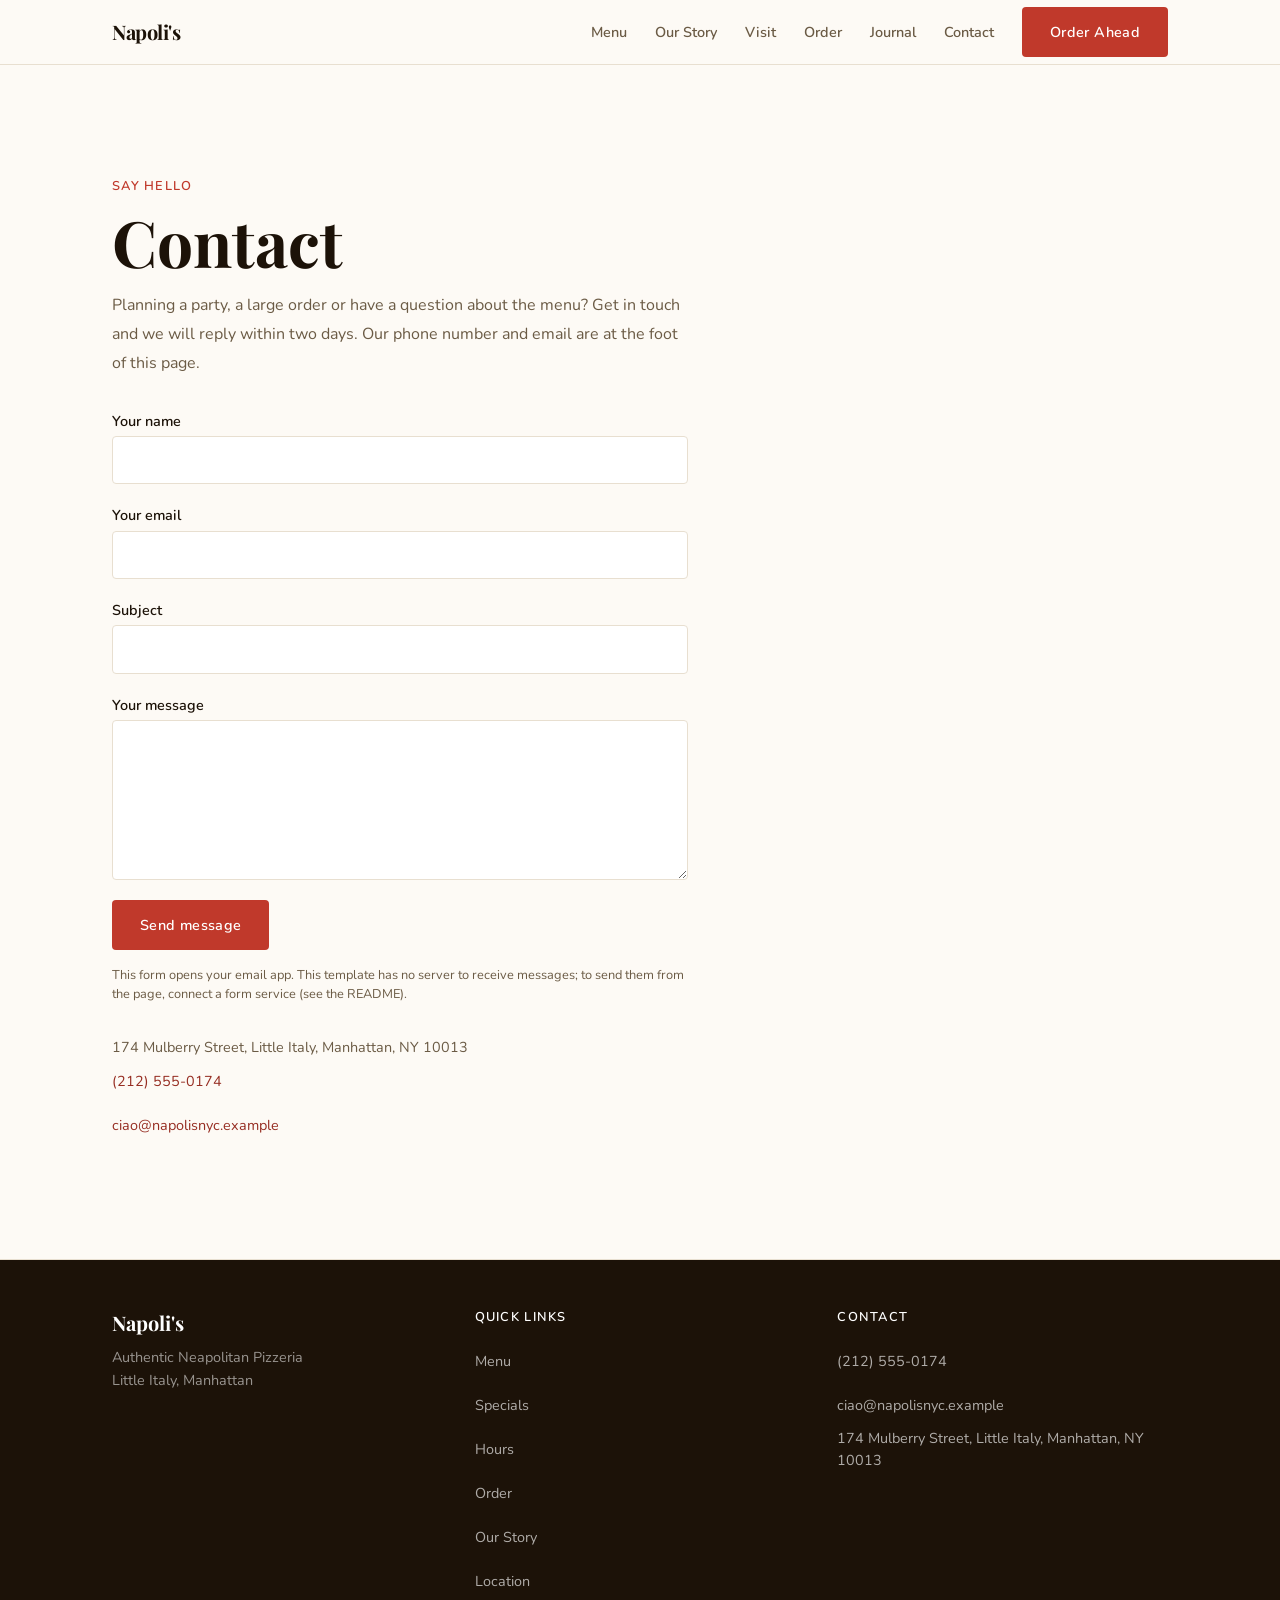
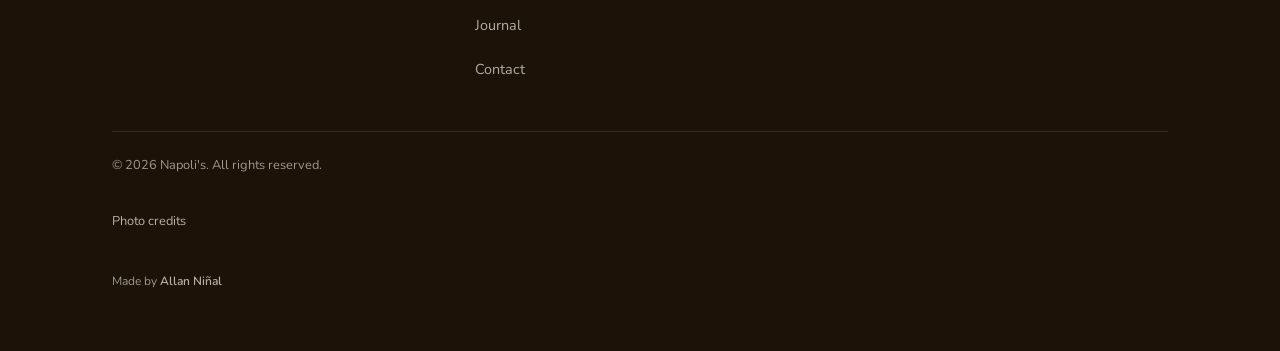
<file: contact/index.html>
<!DOCTYPE html><html lang="en" class="scroll-smooth" id="top"> <head><meta charset="utf-8"><meta name="viewport" content="width=device-width, initial-scale=1, viewport-fit=cover"><meta name="theme-color" content="#FDFAF5"><meta name="color-scheme" content="light"><title>Contact — Napoli&#39;s</title><meta name="description" content="Write to Napoli's: a party, a large order or a question about the menu."><meta name="author" content="Marco Russo"><link rel="canonical" href="https://example.com/contact/"><meta property="og:title" content="Contact — Napoli's"><meta property="og:description" content="Write to Napoli's: a party, a large order or a question about the menu."><meta property="og:url" content="https://example.com/contact/"><meta property="og:type" content="website"><meta property="og:site_name" content="Napoli's"><meta property="og:locale" content="en_US"><meta property="og:image" content="https://example.com/og-image.png"><meta property="og:image:type" content="image/png"><meta property="og:image:width" content="1200"><meta property="og:image:height" content="630"><meta property="og:image:alt" content="Napoli's — Authentic Neapolitan Pizzeria in Little Italy, Manhattan"><meta name="twitter:card" content="summary_large_image"><meta name="twitter:title" content="Contact — Napoli's"><meta name="twitter:description" content="Write to Napoli's: a party, a large order or a question about the menu."><meta name="twitter:image" content="https://example.com/og-image.png"><meta name="twitter:image:alt" content="Napoli's — Authentic Neapolitan Pizzeria in Little Italy, Manhattan"><link rel="icon" href="../favicon.svg" type="image/svg+xml"><link rel="apple-touch-icon" href="../favicon.svg"><script type="application/ld+json">{"@context":"https://schema.org","@type":"BreadcrumbList","itemListElement":[{"@type":"ListItem","position":1,"name":"Home","item":"https://example.com/"},{"@type":"ListItem","position":2,"name":"Contact","item":"https://example.com/contact/"}]}</script><link rel="stylesheet" href="../assets/index.D8tE88VY.css"></head> <body class="min-h-screen flex flex-col antialiased bg-bg text-text"> <header class="sticky top-0 z-50 bg-bg border-b border-border" style="backdrop-filter: blur(8px); background-color: rgba(253,250,245,0.95);" data-astro-cid-ctg3m53h> <div class="container-x" data-astro-cid-ctg3m53h> <div class="flex items-center justify-between h-16 gap-4" data-astro-cid-ctg3m53h> <!-- Logo / Name --> <a href="../index.html" class="font-display font-bold text-xl text-text tracking-tight hover:text-accent transition-colors inline-flex items-center" style="min-height:44px;" aria-label="Napoli's — home" data-astro-cid-ctg3m53h> Napoli&#39;s </a> <!-- Desktop nav --> <nav class="hidden lg:flex items-center gap-1" aria-label="Main navigation" data-astro-cid-ctg3m53h> <a href="../menu/index.html" class="nav-link px-3 py-2 text-sm font-sans font-semibold text-text-muted hover:text-accent transition-colors rounded" data-astro-cid-ctg3m53h>Menu</a><a href="../index.html#story" class="nav-link px-3 py-2 text-sm font-sans font-semibold text-text-muted hover:text-accent transition-colors rounded" data-astro-cid-ctg3m53h>Our Story</a><a href="../index.html#hours" class="nav-link px-3 py-2 text-sm font-sans font-semibold text-text-muted hover:text-accent transition-colors rounded" data-astro-cid-ctg3m53h>Visit</a><a href="../index.html#order" class="nav-link px-3 py-2 text-sm font-sans font-semibold text-text-muted hover:text-accent transition-colors rounded" data-astro-cid-ctg3m53h>Order</a><a href="../journal/index.html" class="nav-link px-3 py-2 text-sm font-sans font-semibold text-text-muted hover:text-accent transition-colors rounded" data-astro-cid-ctg3m53h>Journal</a><a href="./index.html" class="nav-link px-3 py-2 text-sm font-sans font-semibold text-text-muted hover:text-accent transition-colors rounded" data-astro-cid-ctg3m53h>Contact</a> <a href="../index.html#order" class="btn-primary ml-3 text-sm" style="min-height:44px;" data-astro-cid-ctg3m53h>Order Ahead</a> </nav> <!-- Phone: menu (no JavaScript) --> <details class="mobile-menu lg:hidden" data-astro-cid-ctg3m53h> <summary aria-label="Menu" data-astro-cid-ctg3m53h>Menu</summary> <nav aria-label="Mobile navigation" data-astro-cid-ctg3m53h> <a href="../menu/index.html" data-astro-cid-ctg3m53h>Menu</a><a href="../index.html#story" data-astro-cid-ctg3m53h>Our Story</a><a href="../index.html#hours" data-astro-cid-ctg3m53h>Visit</a><a href="../index.html#order" data-astro-cid-ctg3m53h>Order</a><a href="../journal/index.html" data-astro-cid-ctg3m53h>Journal</a><a href="./index.html" data-astro-cid-ctg3m53h>Contact</a> <a href="../index.html#order" class="mobile-menu__cta" data-astro-cid-ctg3m53h>Order Ahead</a> </nav> </details> </div> </div> </header>  <main class="flex-1">  <section class="container-x section-gap" aria-labelledby="contact-heading"> <div class="max-w-xl"> <p class="label-eyebrow mb-3">Say hello</p> <h1 id="contact-heading" class="font-display font-bold text-text" style="font-size: clamp(2.5rem, 6vw, 4rem); line-height: 1.05;">Contact</h1> <p class="mt-4 text-base text-text-muted" style="line-height: 1.8;">Planning a party, a large order or have a question about the menu? Get in touch and we will reply within two days. Our phone number and email are at the foot of this page.</p> <!--
        No back end. This form opens the visitor's email app, addressed to the
        address below. To send messages from the page itself, point `action` at a
        form service (Formspree, Formspark, Web3Forms, Netlify Forms...), remove
        enctype, and set method="post" as that service describes.
      --> <form action="mailto:ciao@napolisnyc.example" method="post" enctype="text/plain" class="mt-8 grid gap-5"> <label class="grid gap-1 text-sm font-semibold text-text">Your name
<input type="text" name="name" required autocomplete="name" class="form-input" style="min-height: 44px;"> </label> <label class="grid gap-1 text-sm font-semibold text-text">Your email
<input type="email" name="email" required autocomplete="email" class="form-input" style="min-height: 44px;"> </label> <label class="grid gap-1 text-sm font-semibold text-text">Subject
<input type="text" name="subject" class="form-input" style="min-height: 44px;"> </label> <label class="grid gap-1 text-sm font-semibold text-text">Your message
<textarea name="message" rows="6" required class="form-input"></textarea> </label> <div><button type="submit" class="btn-primary" style="min-height: 44px;">Send message</button></div> </form> <p class="mt-4 text-xs text-text-muted">
This form opens your email app. This template has no server to receive messages; to send them from the page, connect a form service (see the README).
</p> <address class="not-italic mt-8 text-sm text-text-muted"> 174 Mulberry Street, Little Italy, Manhattan, NY 10013<br> <a href="tel:2125550174" class="text-accent-dark" style="display: inline-flex; align-items: center; min-height: 44px;">(212) 555-0174</a><br> <a href="mailto:ciao@napolisnyc.example" class="text-accent-dark" style="display: inline-flex; align-items: center; min-height: 44px;">ciao@napolisnyc.example</a> </address> </div> </section>  </main> <footer class="bg-text py-12 border-t border-border" style="background-color:#1C1208;" data-astro-cid-gcn2mc3v> <div class="container-x" data-astro-cid-gcn2mc3v> <div class="grid sm:grid-cols-3 gap-8 mb-10" data-astro-cid-gcn2mc3v> <!-- Brand --> <div data-astro-cid-gcn2mc3v> <p class="font-display font-bold text-xl mb-2" style="color:#FFFFFF;" data-astro-cid-gcn2mc3v>Napoli&#39;s</p> <p class="font-sans text-sm leading-relaxed" style="color:rgba(255,255,255,0.55);" data-astro-cid-gcn2mc3v> Authentic Neapolitan Pizzeria<br data-astro-cid-gcn2mc3v> Little Italy, Manhattan </p> </div> <!-- Quick links --> <nav aria-label="Footer navigation" data-astro-cid-gcn2mc3v> <p class="font-sans text-xs font-semibold uppercase tracking-widest mb-3" style="color:#FFFFFF;" data-astro-cid-gcn2mc3v>Quick Links</p> <ul data-astro-cid-gcn2mc3v> <li data-astro-cid-gcn2mc3v> <a href="../menu/index.html" class="font-sans text-sm hover:text-accent transition-colors" style="color:rgba(255,255,255,0.65);display:flex;align-items:center;min-height:44px;" data-astro-cid-gcn2mc3v> Menu </a> </li><li data-astro-cid-gcn2mc3v> <a href="../index.html#specials" class="font-sans text-sm hover:text-accent transition-colors" style="color:rgba(255,255,255,0.65);display:flex;align-items:center;min-height:44px;" data-astro-cid-gcn2mc3v> Specials </a> </li><li data-astro-cid-gcn2mc3v> <a href="../index.html#hours" class="font-sans text-sm hover:text-accent transition-colors" style="color:rgba(255,255,255,0.65);display:flex;align-items:center;min-height:44px;" data-astro-cid-gcn2mc3v> Hours </a> </li><li data-astro-cid-gcn2mc3v> <a href="../index.html#order" class="font-sans text-sm hover:text-accent transition-colors" style="color:rgba(255,255,255,0.65);display:flex;align-items:center;min-height:44px;" data-astro-cid-gcn2mc3v> Order </a> </li><li data-astro-cid-gcn2mc3v> <a href="../index.html#story" class="font-sans text-sm hover:text-accent transition-colors" style="color:rgba(255,255,255,0.65);display:flex;align-items:center;min-height:44px;" data-astro-cid-gcn2mc3v> Our Story </a> </li><li data-astro-cid-gcn2mc3v> <a href="../index.html#location" class="font-sans text-sm hover:text-accent transition-colors" style="color:rgba(255,255,255,0.65);display:flex;align-items:center;min-height:44px;" data-astro-cid-gcn2mc3v> Location </a> </li><li data-astro-cid-gcn2mc3v> <a href="../journal/index.html" class="font-sans text-sm hover:text-accent transition-colors" style="color:rgba(255,255,255,0.65);display:flex;align-items:center;min-height:44px;" data-astro-cid-gcn2mc3v> Journal </a> </li><li data-astro-cid-gcn2mc3v> <a href="./index.html" class="font-sans text-sm hover:text-accent transition-colors" style="color:rgba(255,255,255,0.65);display:flex;align-items:center;min-height:44px;" data-astro-cid-gcn2mc3v> Contact </a> </li> </ul> </nav> <!-- Contact --> <div data-astro-cid-gcn2mc3v> <p class="font-sans text-xs font-semibold uppercase tracking-widest mb-3" style="color:#FFFFFF;" data-astro-cid-gcn2mc3v>Contact</p> <ul data-astro-cid-gcn2mc3v> <li data-astro-cid-gcn2mc3v> <a href="tel:2125550174" class="font-sans text-sm hover:text-accent transition-colors" style="color:rgba(255,255,255,0.65);display:flex;align-items:center;min-height:44px;" data-astro-cid-gcn2mc3v> (212) 555-0174 </a> </li> <li data-astro-cid-gcn2mc3v> <a href="mailto:ciao@napolisnyc.example" class="font-sans text-sm hover:text-accent transition-colors" style="color:rgba(255,255,255,0.65);display:flex;align-items:center;min-height:44px;" data-astro-cid-gcn2mc3v> ciao@napolisnyc.example </a> </li> <li data-astro-cid-gcn2mc3v> <a href="https://maps.google.com/?q=174+Mulberry+Street+New+York+NY+10013" class="font-sans text-sm hover:text-accent transition-colors" style="color:rgba(255,255,255,0.65);display:flex;align-items:center;min-height:44px;" target="_blank" rel="noopener noreferrer" data-astro-cid-gcn2mc3v> 174 Mulberry Street, Little Italy, Manhattan, NY 10013 </a> </li> </ul> </div> </div> <div class="border-t pt-6 flex flex-col sm:flex-row items-center justify-between gap-4" style="border-color:rgba(255,255,255,0.1);" data-astro-cid-gcn2mc3v> <p class="font-sans text-xs" style="color:#9E9890;" data-astro-cid-gcn2mc3v>
&copy; 2026 Napoli&#39;s. All rights reserved.
</p> </div> <!-- Photo credits. Required while you use the demo photos (Unsplash asks for
         the photographer and a link). Delete this whole <details> block once you
         have replaced the photos with your own. --> <details class="mt-6 text-xs" style="color:#B8B0A8;" data-photo-credits data-astro-cid-gcn2mc3v> <summary style="cursor:pointer;min-height:44px;display:flex;align-items:center;" data-astro-cid-gcn2mc3v>Photo credits</summary> <p class="mt-2" data-astro-cid-gcn2mc3v>
Demo photographs from <a href="https://unsplash.com/?utm_source=allanninal_dev&utm_medium=referral" style="color:#FFFFFF;text-decoration:underline;" data-astro-cid-gcn2mc3v>Unsplash</a>. Replace them, and these credits, with your own before launch.
</p> <ul class="mt-2 space-y-1" data-astro-cid-gcn2mc3v> <li data-astro-cid-gcn2mc3v>The wood-fired oven: Photo by <a href="https://unsplash.com/@weareambitious?utm_source=allanninal_dev&utm_medium=referral" style="color:#FFFFFF;text-decoration:underline;" data-astro-cid-gcn2mc3v>Ambitious Studio* / Rick Barrett</a> on <a href="https://unsplash.com/photos/souvaTHUJkY?utm_source=allanninal_dev&utm_medium=referral" style="color:#FFFFFF;text-decoration:underline;" data-astro-cid-gcn2mc3v>Unsplash</a></li><li data-astro-cid-gcn2mc3v>A Margherita pizza: Photo by <a href="https://unsplash.com/@aurel__lens?utm_source=allanninal_dev&utm_medium=referral" style="color:#FFFFFF;text-decoration:underline;" data-astro-cid-gcn2mc3v>Aurélien Lemasson-Théobald</a> on <a href="https://unsplash.com/photos/x00CzBt4Dfk?utm_source=allanninal_dev&utm_medium=referral" style="color:#FFFFFF;text-decoration:underline;" data-astro-cid-gcn2mc3v>Unsplash</a></li> </ul> </details>  <p class="maker-credit" data-maker-credit="1" data-astro-cid-gcn2mc3v>Made by <a style="display: inline-flex; align-items: center; min-height: 44px;" href="https://www.linkedin.com/in/allanninal/" data-maker-credit="1" target="_blank" rel="noopener noreferrer" data-astro-cid-gcn2mc3v>Allan Ni&ntilde;al</a></p> </div> </footer>   <!-- Scroll-reveal observer --> <script>
      (function () {
        if (!window.IntersectionObserver) return;
        var els = document.querySelectorAll('.reveal');
        var observer = new IntersectionObserver(
          function (entries) {
            entries.forEach(function (entry) {
              if (entry.isIntersecting) {
                entry.target.classList.add('visible');
                observer.unobserve(entry.target);
              }
            });
          },
          { threshold: 0.08 }
        );
        els.forEach(function (el) { observer.observe(el); });
      })();
    </script> </body> </html>
</file>
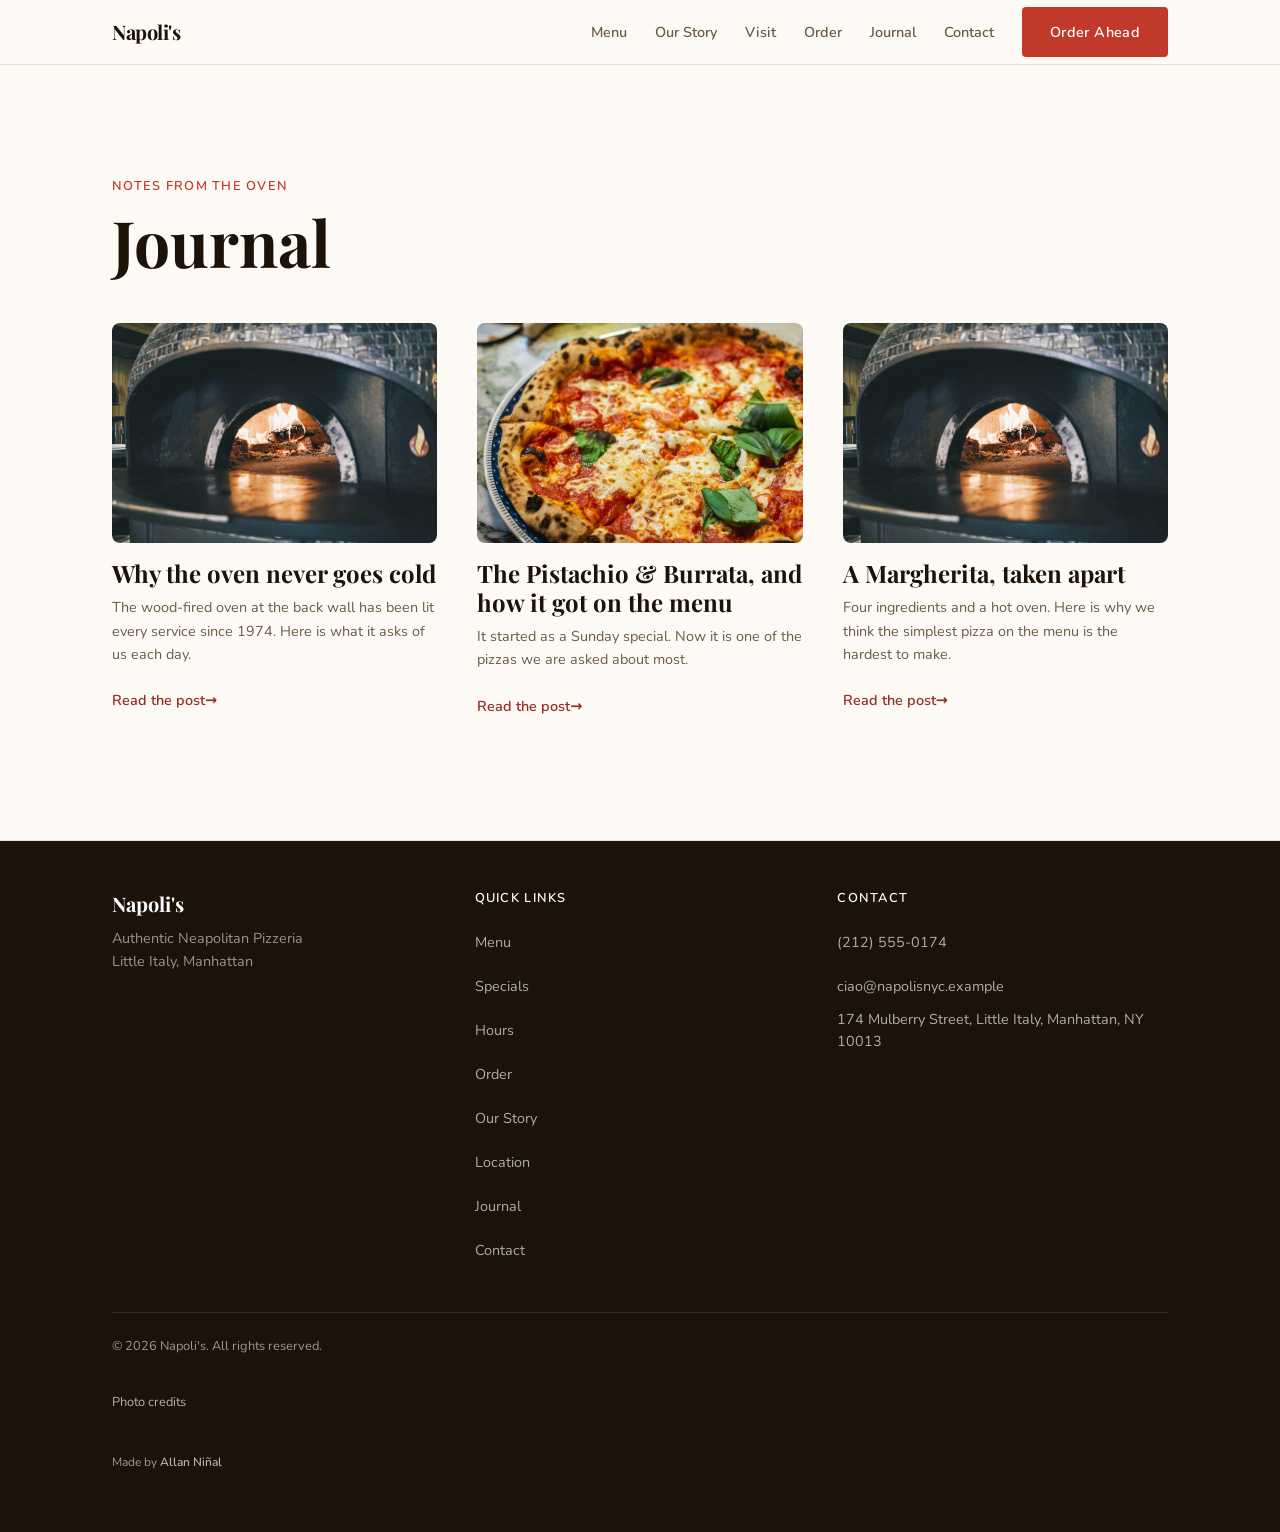
<file: journal/index.html>
<!DOCTYPE html><html lang="en" class="scroll-smooth" id="top"> <head><meta charset="utf-8"><meta name="viewport" content="width=device-width, initial-scale=1, viewport-fit=cover"><meta name="theme-color" content="#FDFAF5"><meta name="color-scheme" content="light"><title>Journal — Napoli&#39;s</title><meta name="description" content="Notes from Napoli's: the oven, the menu and the corner of Mulberry Street we cook on."><meta name="author" content="Marco Russo"><link rel="canonical" href="https://example.com/journal/"><meta property="og:title" content="Journal — Napoli's"><meta property="og:description" content="Notes from Napoli's: the oven, the menu and the corner of Mulberry Street we cook on."><meta property="og:url" content="https://example.com/journal/"><meta property="og:type" content="website"><meta property="og:site_name" content="Napoli's"><meta property="og:locale" content="en_US"><meta property="og:image" content="https://example.com/og-image.png"><meta property="og:image:type" content="image/png"><meta property="og:image:width" content="1200"><meta property="og:image:height" content="630"><meta property="og:image:alt" content="Napoli's — Authentic Neapolitan Pizzeria in Little Italy, Manhattan"><meta name="twitter:card" content="summary_large_image"><meta name="twitter:title" content="Journal — Napoli's"><meta name="twitter:description" content="Notes from Napoli's: the oven, the menu and the corner of Mulberry Street we cook on."><meta name="twitter:image" content="https://example.com/og-image.png"><meta name="twitter:image:alt" content="Napoli's — Authentic Neapolitan Pizzeria in Little Italy, Manhattan"><link rel="icon" href="../favicon.svg" type="image/svg+xml"><link rel="apple-touch-icon" href="../favicon.svg"><script type="application/ld+json">{"@context":"https://schema.org","@type":"BreadcrumbList","itemListElement":[{"@type":"ListItem","position":1,"name":"Home","item":"https://example.com/"},{"@type":"ListItem","position":2,"name":"Journal","item":"https://example.com/journal/"}]}</script><link rel="stylesheet" href="../assets/index.D8tE88VY.css"></head> <body class="min-h-screen flex flex-col antialiased bg-bg text-text"> <header class="sticky top-0 z-50 bg-bg border-b border-border" style="backdrop-filter: blur(8px); background-color: rgba(253,250,245,0.95);" data-astro-cid-ctg3m53h> <div class="container-x" data-astro-cid-ctg3m53h> <div class="flex items-center justify-between h-16 gap-4" data-astro-cid-ctg3m53h> <!-- Logo / Name --> <a href="../index.html" class="font-display font-bold text-xl text-text tracking-tight hover:text-accent transition-colors inline-flex items-center" style="min-height:44px;" aria-label="Napoli's — home" data-astro-cid-ctg3m53h> Napoli&#39;s </a> <!-- Desktop nav --> <nav class="hidden lg:flex items-center gap-1" aria-label="Main navigation" data-astro-cid-ctg3m53h> <a href="../menu/index.html" class="nav-link px-3 py-2 text-sm font-sans font-semibold text-text-muted hover:text-accent transition-colors rounded" data-astro-cid-ctg3m53h>Menu</a><a href="../index.html#story" class="nav-link px-3 py-2 text-sm font-sans font-semibold text-text-muted hover:text-accent transition-colors rounded" data-astro-cid-ctg3m53h>Our Story</a><a href="../index.html#hours" class="nav-link px-3 py-2 text-sm font-sans font-semibold text-text-muted hover:text-accent transition-colors rounded" data-astro-cid-ctg3m53h>Visit</a><a href="../index.html#order" class="nav-link px-3 py-2 text-sm font-sans font-semibold text-text-muted hover:text-accent transition-colors rounded" data-astro-cid-ctg3m53h>Order</a><a href="./index.html" class="nav-link px-3 py-2 text-sm font-sans font-semibold text-text-muted hover:text-accent transition-colors rounded" data-astro-cid-ctg3m53h>Journal</a><a href="../contact/index.html" class="nav-link px-3 py-2 text-sm font-sans font-semibold text-text-muted hover:text-accent transition-colors rounded" data-astro-cid-ctg3m53h>Contact</a> <a href="../index.html#order" class="btn-primary ml-3 text-sm" style="min-height:44px;" data-astro-cid-ctg3m53h>Order Ahead</a> </nav> <!-- Phone: menu (no JavaScript) --> <details class="mobile-menu lg:hidden" data-astro-cid-ctg3m53h> <summary aria-label="Menu" data-astro-cid-ctg3m53h>Menu</summary> <nav aria-label="Mobile navigation" data-astro-cid-ctg3m53h> <a href="../menu/index.html" data-astro-cid-ctg3m53h>Menu</a><a href="../index.html#story" data-astro-cid-ctg3m53h>Our Story</a><a href="../index.html#hours" data-astro-cid-ctg3m53h>Visit</a><a href="../index.html#order" data-astro-cid-ctg3m53h>Order</a><a href="./index.html" data-astro-cid-ctg3m53h>Journal</a><a href="../contact/index.html" data-astro-cid-ctg3m53h>Contact</a> <a href="../index.html#order" class="mobile-menu__cta" data-astro-cid-ctg3m53h>Order Ahead</a> </nav> </details> </div> </div> </header>  <main class="flex-1">  <section class="container-x section-gap" aria-labelledby="journal-heading"> <div class="max-w-xl mb-12"> <p class="label-eyebrow mb-3">Notes from the oven</p> <h1 id="journal-heading" class="font-display font-bold text-text" style="font-size: clamp(2.5rem, 6vw, 4rem); line-height: 1.05;">Journal</h1> </div> <div class="grid gap-10 md:grid-cols-3"> <article> <a href="./why-the-oven-never-goes-cold/index.html" style="text-decoration: none; color: inherit; display: block;"> <img src="../images/hero.jpg" alt="Flames and a burning log inside a tile-covered wood-fired pizza oven" width="900" height="600" loading="lazy" decoding="async" class="w-full object-cover rounded-lg" style="height: 220px;"> <h2 class="font-display font-bold text-text mt-4" style="font-size: 1.5rem; line-height: 1.2;">Why the oven never goes cold</h2> </a> <p class="mt-2 text-sm leading-relaxed text-text-muted">The wood-fired oven at the back wall has been lit every service since 1974. Here is what it asks of us each day.</p> <a href="./why-the-oven-never-goes-cold/index.html" class="inline-flex items-center mt-3 text-sm font-semibold text-accent-dark hover:underline" style="min-height: 44px;">Read the post<span class="sr-only">: Why the oven never goes cold</span> &rarr;</a> </article><article> <a href="./pistachio-and-burrata/index.html" style="text-decoration: none; color: inherit; display: block;"> <img src="../images/story.jpg" alt="A Margherita pizza with fresh basil leaves on a blue-rimmed plate" width="900" height="600" loading="lazy" decoding="async" class="w-full object-cover rounded-lg" style="height: 220px;"> <h2 class="font-display font-bold text-text mt-4" style="font-size: 1.5rem; line-height: 1.2;">The Pistachio &amp; Burrata, and how it got on the menu</h2> </a> <p class="mt-2 text-sm leading-relaxed text-text-muted">It started as a Sunday special. Now it is one of the pizzas we are asked about most.</p> <a href="./pistachio-and-burrata/index.html" class="inline-flex items-center mt-3 text-sm font-semibold text-accent-dark hover:underline" style="min-height: 44px;">Read the post<span class="sr-only">: The Pistachio &amp; Burrata, and how it got on the menu</span> &rarr;</a> </article><article> <a href="./a-margherita-taken-apart/index.html" style="text-decoration: none; color: inherit; display: block;"> <img src="../images/hero.jpg" alt="Flames and a burning log inside a tile-covered wood-fired pizza oven" width="900" height="600" loading="lazy" decoding="async" class="w-full object-cover rounded-lg" style="height: 220px;"> <h2 class="font-display font-bold text-text mt-4" style="font-size: 1.5rem; line-height: 1.2;">A Margherita, taken apart</h2> </a> <p class="mt-2 text-sm leading-relaxed text-text-muted">Four ingredients and a hot oven. Here is why we think the simplest pizza on the menu is the hardest to make.</p> <a href="./a-margherita-taken-apart/index.html" class="inline-flex items-center mt-3 text-sm font-semibold text-accent-dark hover:underline" style="min-height: 44px;">Read the post<span class="sr-only">: A Margherita, taken apart</span> &rarr;</a> </article> </div> </section>  </main> <footer class="bg-text py-12 border-t border-border" style="background-color:#1C1208;" data-astro-cid-gcn2mc3v> <div class="container-x" data-astro-cid-gcn2mc3v> <div class="grid sm:grid-cols-3 gap-8 mb-10" data-astro-cid-gcn2mc3v> <!-- Brand --> <div data-astro-cid-gcn2mc3v> <p class="font-display font-bold text-xl mb-2" style="color:#FFFFFF;" data-astro-cid-gcn2mc3v>Napoli&#39;s</p> <p class="font-sans text-sm leading-relaxed" style="color:rgba(255,255,255,0.55);" data-astro-cid-gcn2mc3v> Authentic Neapolitan Pizzeria<br data-astro-cid-gcn2mc3v> Little Italy, Manhattan </p> </div> <!-- Quick links --> <nav aria-label="Footer navigation" data-astro-cid-gcn2mc3v> <p class="font-sans text-xs font-semibold uppercase tracking-widest mb-3" style="color:#FFFFFF;" data-astro-cid-gcn2mc3v>Quick Links</p> <ul data-astro-cid-gcn2mc3v> <li data-astro-cid-gcn2mc3v> <a href="../menu/index.html" class="font-sans text-sm hover:text-accent transition-colors" style="color:rgba(255,255,255,0.65);display:flex;align-items:center;min-height:44px;" data-astro-cid-gcn2mc3v> Menu </a> </li><li data-astro-cid-gcn2mc3v> <a href="../index.html#specials" class="font-sans text-sm hover:text-accent transition-colors" style="color:rgba(255,255,255,0.65);display:flex;align-items:center;min-height:44px;" data-astro-cid-gcn2mc3v> Specials </a> </li><li data-astro-cid-gcn2mc3v> <a href="../index.html#hours" class="font-sans text-sm hover:text-accent transition-colors" style="color:rgba(255,255,255,0.65);display:flex;align-items:center;min-height:44px;" data-astro-cid-gcn2mc3v> Hours </a> </li><li data-astro-cid-gcn2mc3v> <a href="../index.html#order" class="font-sans text-sm hover:text-accent transition-colors" style="color:rgba(255,255,255,0.65);display:flex;align-items:center;min-height:44px;" data-astro-cid-gcn2mc3v> Order </a> </li><li data-astro-cid-gcn2mc3v> <a href="../index.html#story" class="font-sans text-sm hover:text-accent transition-colors" style="color:rgba(255,255,255,0.65);display:flex;align-items:center;min-height:44px;" data-astro-cid-gcn2mc3v> Our Story </a> </li><li data-astro-cid-gcn2mc3v> <a href="../index.html#location" class="font-sans text-sm hover:text-accent transition-colors" style="color:rgba(255,255,255,0.65);display:flex;align-items:center;min-height:44px;" data-astro-cid-gcn2mc3v> Location </a> </li><li data-astro-cid-gcn2mc3v> <a href="./index.html" class="font-sans text-sm hover:text-accent transition-colors" style="color:rgba(255,255,255,0.65);display:flex;align-items:center;min-height:44px;" data-astro-cid-gcn2mc3v> Journal </a> </li><li data-astro-cid-gcn2mc3v> <a href="../contact/index.html" class="font-sans text-sm hover:text-accent transition-colors" style="color:rgba(255,255,255,0.65);display:flex;align-items:center;min-height:44px;" data-astro-cid-gcn2mc3v> Contact </a> </li> </ul> </nav> <!-- Contact --> <div data-astro-cid-gcn2mc3v> <p class="font-sans text-xs font-semibold uppercase tracking-widest mb-3" style="color:#FFFFFF;" data-astro-cid-gcn2mc3v>Contact</p> <ul data-astro-cid-gcn2mc3v> <li data-astro-cid-gcn2mc3v> <a href="tel:2125550174" class="font-sans text-sm hover:text-accent transition-colors" style="color:rgba(255,255,255,0.65);display:flex;align-items:center;min-height:44px;" data-astro-cid-gcn2mc3v> (212) 555-0174 </a> </li> <li data-astro-cid-gcn2mc3v> <a href="mailto:ciao@napolisnyc.example" class="font-sans text-sm hover:text-accent transition-colors" style="color:rgba(255,255,255,0.65);display:flex;align-items:center;min-height:44px;" data-astro-cid-gcn2mc3v> ciao@napolisnyc.example </a> </li> <li data-astro-cid-gcn2mc3v> <a href="https://maps.google.com/?q=174+Mulberry+Street+New+York+NY+10013" class="font-sans text-sm hover:text-accent transition-colors" style="color:rgba(255,255,255,0.65);display:flex;align-items:center;min-height:44px;" target="_blank" rel="noopener noreferrer" data-astro-cid-gcn2mc3v> 174 Mulberry Street, Little Italy, Manhattan, NY 10013 </a> </li> </ul> </div> </div> <div class="border-t pt-6 flex flex-col sm:flex-row items-center justify-between gap-4" style="border-color:rgba(255,255,255,0.1);" data-astro-cid-gcn2mc3v> <p class="font-sans text-xs" style="color:#9E9890;" data-astro-cid-gcn2mc3v>
&copy; 2026 Napoli&#39;s. All rights reserved.
</p> </div> <!-- Photo credits. Required while you use the demo photos (Unsplash asks for
         the photographer and a link). Delete this whole <details> block once you
         have replaced the photos with your own. --> <details class="mt-6 text-xs" style="color:#B8B0A8;" data-photo-credits data-astro-cid-gcn2mc3v> <summary style="cursor:pointer;min-height:44px;display:flex;align-items:center;" data-astro-cid-gcn2mc3v>Photo credits</summary> <p class="mt-2" data-astro-cid-gcn2mc3v>
Demo photographs from <a href="https://unsplash.com/?utm_source=allanninal_dev&utm_medium=referral" style="color:#FFFFFF;text-decoration:underline;" data-astro-cid-gcn2mc3v>Unsplash</a>. Replace them, and these credits, with your own before launch.
</p> <ul class="mt-2 space-y-1" data-astro-cid-gcn2mc3v> <li data-astro-cid-gcn2mc3v>The wood-fired oven: Photo by <a href="https://unsplash.com/@weareambitious?utm_source=allanninal_dev&utm_medium=referral" style="color:#FFFFFF;text-decoration:underline;" data-astro-cid-gcn2mc3v>Ambitious Studio* / Rick Barrett</a> on <a href="https://unsplash.com/photos/souvaTHUJkY?utm_source=allanninal_dev&utm_medium=referral" style="color:#FFFFFF;text-decoration:underline;" data-astro-cid-gcn2mc3v>Unsplash</a></li><li data-astro-cid-gcn2mc3v>A Margherita pizza: Photo by <a href="https://unsplash.com/@aurel__lens?utm_source=allanninal_dev&utm_medium=referral" style="color:#FFFFFF;text-decoration:underline;" data-astro-cid-gcn2mc3v>Aurélien Lemasson-Théobald</a> on <a href="https://unsplash.com/photos/x00CzBt4Dfk?utm_source=allanninal_dev&utm_medium=referral" style="color:#FFFFFF;text-decoration:underline;" data-astro-cid-gcn2mc3v>Unsplash</a></li> </ul> </details>  <p class="maker-credit" data-maker-credit="1" data-astro-cid-gcn2mc3v>Made by <a style="display: inline-flex; align-items: center; min-height: 44px;" href="https://www.linkedin.com/in/allanninal/" data-maker-credit="1" target="_blank" rel="noopener noreferrer" data-astro-cid-gcn2mc3v>Allan Ni&ntilde;al</a></p> </div> </footer>   <!-- Scroll-reveal observer --> <script>
      (function () {
        if (!window.IntersectionObserver) return;
        var els = document.querySelectorAll('.reveal');
        var observer = new IntersectionObserver(
          function (entries) {
            entries.forEach(function (entry) {
              if (entry.isIntersecting) {
                entry.target.classList.add('visible');
                observer.unobserve(entry.target);
              }
            });
          },
          { threshold: 0.08 }
        );
        els.forEach(function (el) { observer.observe(el); });
      })();
    </script> </body> </html>
</file>
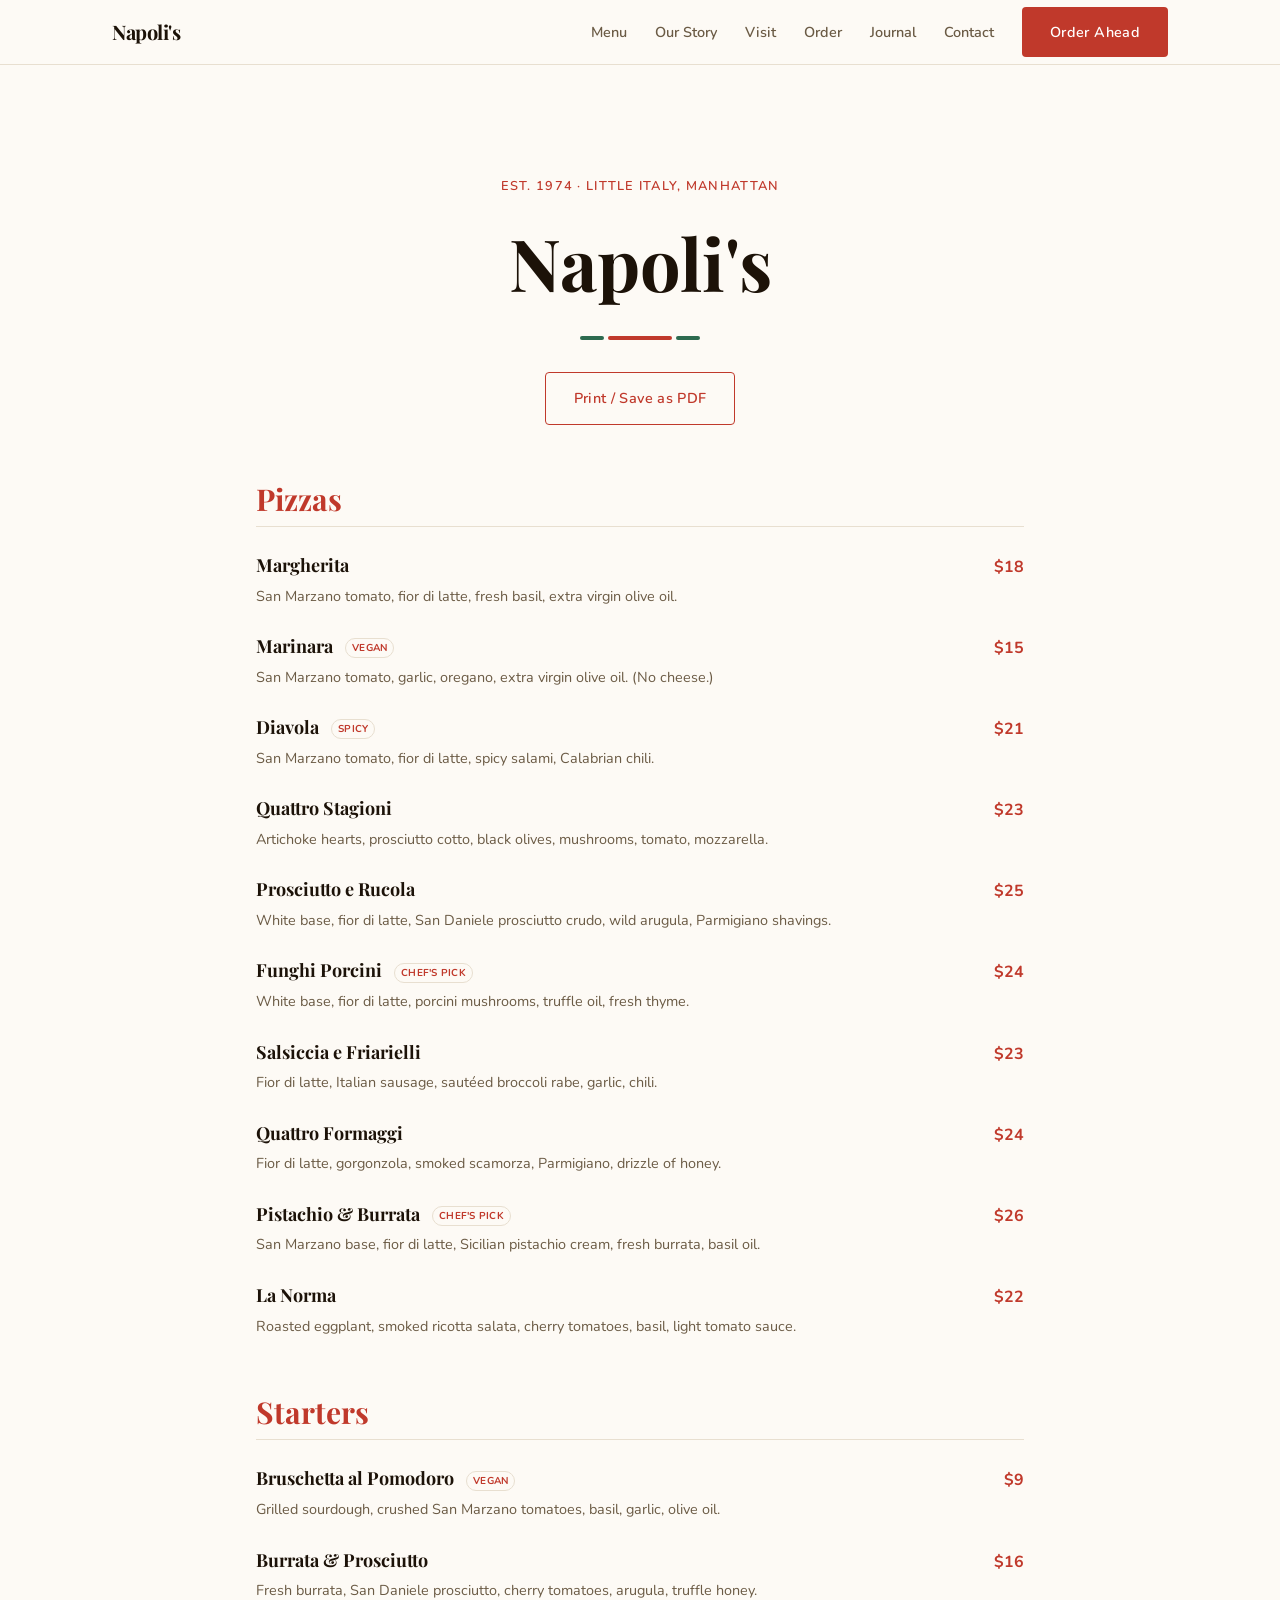
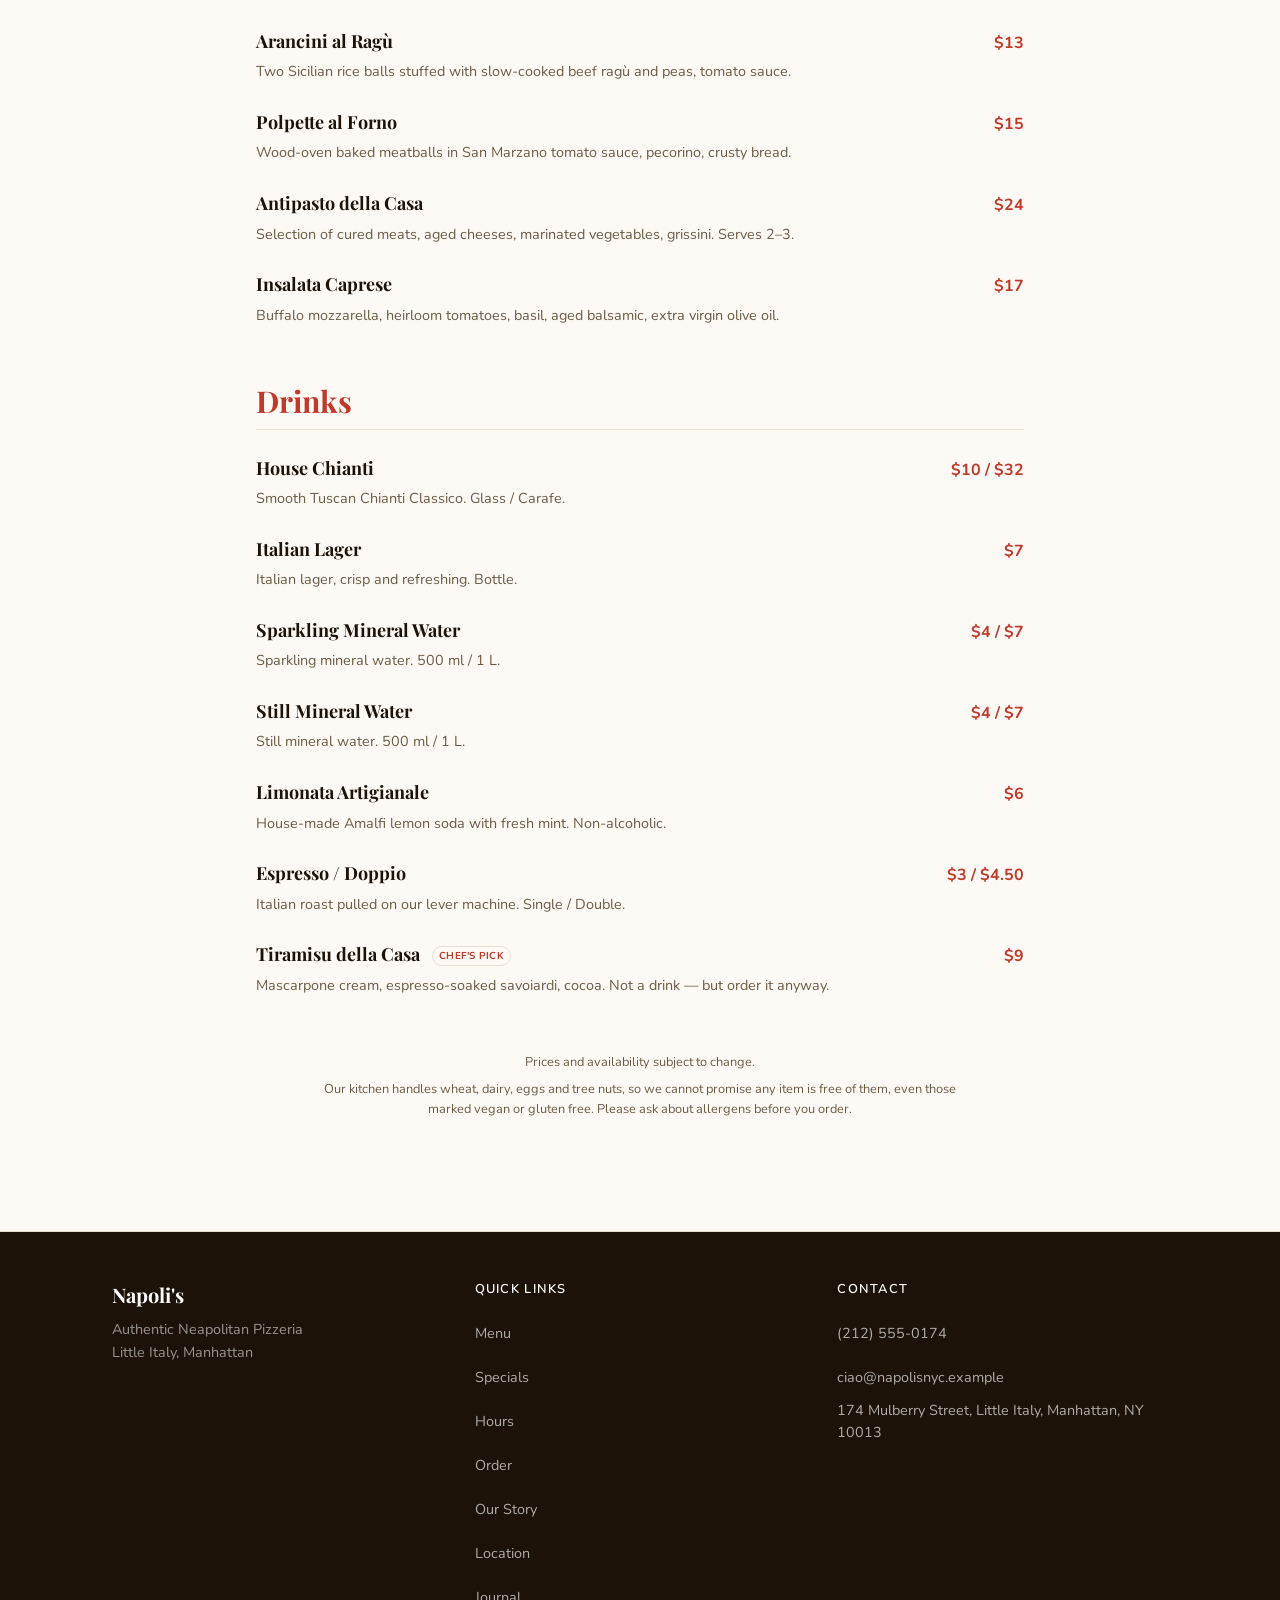
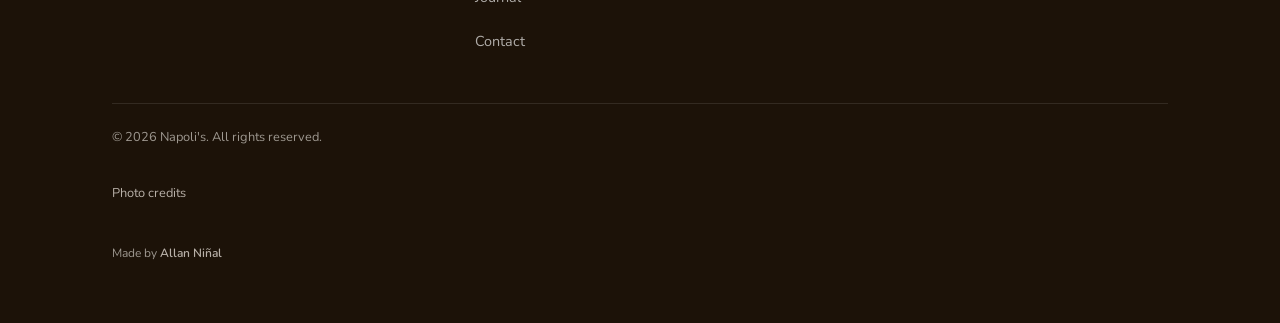
<file: menu/index.html>
<!DOCTYPE html><html lang="en" class="scroll-smooth" id="top"> <head><meta charset="utf-8"><meta name="viewport" content="width=device-width, initial-scale=1, viewport-fit=cover"><meta name="theme-color" content="#FDFAF5"><meta name="color-scheme" content="light"><title>Full Menu — Napoli&#39;s, Little Italy</title><meta name="description" content="The full menu at Napoli's: wood-fired Neapolitan pizza, starters, drinks and tiramisu, with prices. Little Italy, Manhattan."><meta name="author" content="Marco Russo"><link rel="canonical" href="https://example.com/menu/"><meta property="og:title" content="Full Menu — Napoli's, Little Italy"><meta property="og:description" content="The full menu at Napoli's: wood-fired Neapolitan pizza, starters, drinks and tiramisu, with prices. Little Italy, Manhattan."><meta property="og:url" content="https://example.com/menu/"><meta property="og:type" content="website"><meta property="og:site_name" content="Napoli's"><meta property="og:locale" content="en_US"><meta property="og:image" content="https://example.com/og-image.png"><meta property="og:image:type" content="image/png"><meta property="og:image:width" content="1200"><meta property="og:image:height" content="630"><meta property="og:image:alt" content="Napoli's — Authentic Neapolitan Pizzeria in Little Italy, Manhattan"><meta name="twitter:card" content="summary_large_image"><meta name="twitter:title" content="Full Menu — Napoli's, Little Italy"><meta name="twitter:description" content="The full menu at Napoli's: wood-fired Neapolitan pizza, starters, drinks and tiramisu, with prices. Little Italy, Manhattan."><meta name="twitter:image" content="https://example.com/og-image.png"><meta name="twitter:image:alt" content="Napoli's — Authentic Neapolitan Pizzeria in Little Italy, Manhattan"><link rel="icon" href="../favicon.svg" type="image/svg+xml"><link rel="apple-touch-icon" href="../favicon.svg"><script type="application/ld+json">{"@context":"https://schema.org","@type":"BreadcrumbList","itemListElement":[{"@type":"ListItem","position":1,"name":"Home","item":"https://example.com/"},{"@type":"ListItem","position":2,"name":"Full Menu","item":"https://example.com/menu/"}]}</script><link rel="stylesheet" href="../assets/index.D8tE88VY.css">
<style>@media print{header,footer,aside[aria-label],.no-print[data-astro-cid-o5xiawde]{display:none!important}body{background:#fff!important;color:#111!important}.print-menu[data-astro-cid-o5xiawde]{padding-top:0!important}}
</style></head> <body class="min-h-screen flex flex-col antialiased bg-bg text-text"> <header class="sticky top-0 z-50 bg-bg border-b border-border" style="backdrop-filter: blur(8px); background-color: rgba(253,250,245,0.95);" data-astro-cid-ctg3m53h> <div class="container-x" data-astro-cid-ctg3m53h> <div class="flex items-center justify-between h-16 gap-4" data-astro-cid-ctg3m53h> <!-- Logo / Name --> <a href="../index.html" class="font-display font-bold text-xl text-text tracking-tight hover:text-accent transition-colors inline-flex items-center" style="min-height:44px;" aria-label="Napoli's — home" data-astro-cid-ctg3m53h> Napoli&#39;s </a> <!-- Desktop nav --> <nav class="hidden lg:flex items-center gap-1" aria-label="Main navigation" data-astro-cid-ctg3m53h> <a href="./index.html" class="nav-link px-3 py-2 text-sm font-sans font-semibold text-text-muted hover:text-accent transition-colors rounded" data-astro-cid-ctg3m53h>Menu</a><a href="../index.html#story" class="nav-link px-3 py-2 text-sm font-sans font-semibold text-text-muted hover:text-accent transition-colors rounded" data-astro-cid-ctg3m53h>Our Story</a><a href="../index.html#hours" class="nav-link px-3 py-2 text-sm font-sans font-semibold text-text-muted hover:text-accent transition-colors rounded" data-astro-cid-ctg3m53h>Visit</a><a href="../index.html#order" class="nav-link px-3 py-2 text-sm font-sans font-semibold text-text-muted hover:text-accent transition-colors rounded" data-astro-cid-ctg3m53h>Order</a><a href="../journal/index.html" class="nav-link px-3 py-2 text-sm font-sans font-semibold text-text-muted hover:text-accent transition-colors rounded" data-astro-cid-ctg3m53h>Journal</a><a href="../contact/index.html" class="nav-link px-3 py-2 text-sm font-sans font-semibold text-text-muted hover:text-accent transition-colors rounded" data-astro-cid-ctg3m53h>Contact</a> <a href="../index.html#order" class="btn-primary ml-3 text-sm" style="min-height:44px;" data-astro-cid-ctg3m53h>Order Ahead</a> </nav> <!-- Phone: menu (no JavaScript) --> <details class="mobile-menu lg:hidden" data-astro-cid-ctg3m53h> <summary aria-label="Menu" data-astro-cid-ctg3m53h>Menu</summary> <nav aria-label="Mobile navigation" data-astro-cid-ctg3m53h> <a href="./index.html" data-astro-cid-ctg3m53h>Menu</a><a href="../index.html#story" data-astro-cid-ctg3m53h>Our Story</a><a href="../index.html#hours" data-astro-cid-ctg3m53h>Visit</a><a href="../index.html#order" data-astro-cid-ctg3m53h>Order</a><a href="../journal/index.html" data-astro-cid-ctg3m53h>Journal</a><a href="../contact/index.html" data-astro-cid-ctg3m53h>Contact</a> <a href="../index.html#order" class="mobile-menu__cta" data-astro-cid-ctg3m53h>Order Ahead</a> </nav> </details> </div> </div> </header>  <main class="flex-1">  <section class="container-x section-gap print-menu" aria-labelledby="menu-page-heading" data-astro-cid-o5xiawde> <!-- Header --> <div class="text-center mb-14" data-astro-cid-o5xiawde> <p class="label-eyebrow mb-3" data-astro-cid-o5xiawde>Est. 1974 · Little Italy, Manhattan</p> <h1 id="menu-page-heading" class="font-display font-bold text-text" style="font-size: clamp(2.5rem, 7vw, 4.5rem);" data-astro-cid-o5xiawde>Napoli&#39;s</h1> <div class="flex items-center justify-center gap-1 mt-5" aria-hidden="true" data-astro-cid-o5xiawde> <div class="h-1 w-6 rounded-full" style="background:#2D6A4F;" data-astro-cid-o5xiawde></div> <div class="h-1 w-16 rounded-full" style="background:#C0392B;" data-astro-cid-o5xiawde></div> <div class="h-1 w-6 rounded-full" style="background:#2D6A4F;" data-astro-cid-o5xiawde></div> </div> <button id="print-menu" class="btn-ghost mt-8 no-print" type="button" data-astro-cid-o5xiawde>Print / Save as PDF</button> </div> <!-- Menu --> <div class="max-w-3xl mx-auto grid gap-14" data-astro-cid-o5xiawde> <section aria-labelledby="sec-pizzas" data-astro-cid-o5xiawde> <h2 id="sec-pizzas" class="font-display text-3xl font-bold text-accent mb-6 pb-2" style="border-bottom: 1px solid var(--color-border, #E8DFD0);" data-astro-cid-o5xiawde> Pizzas </h2> <ul class="grid gap-6" role="list" data-astro-cid-o5xiawde> <li data-astro-cid-o5xiawde> <div class="flex items-baseline justify-between gap-4" data-astro-cid-o5xiawde> <h3 class="font-display text-lg font-bold text-text" data-astro-cid-o5xiawde> Margherita  </h3> <span class="font-sans font-bold tabular-nums shrink-0" style="color: var(--color-accent, #C0392B);" data-astro-cid-o5xiawde>$18</span> </div> <p class="font-sans text-sm text-text-muted mt-1 leading-relaxed" data-astro-cid-o5xiawde>San Marzano tomato, fior di latte, fresh basil, extra virgin olive oil.</p> </li><li data-astro-cid-o5xiawde> <div class="flex items-baseline justify-between gap-4" data-astro-cid-o5xiawde> <h3 class="font-display text-lg font-bold text-text" data-astro-cid-o5xiawde> Marinara <span class="ml-2 align-middle text-[10px] uppercase tracking-wide font-sans px-1.5 py-0.5" style="color: var(--color-accent, #C0392B); border: 1px solid var(--color-border, #E8DFD0); border-radius: 9999px;" data-astro-cid-o5xiawde>Vegan</span> </h3> <span class="font-sans font-bold tabular-nums shrink-0" style="color: var(--color-accent, #C0392B);" data-astro-cid-o5xiawde>$15</span> </div> <p class="font-sans text-sm text-text-muted mt-1 leading-relaxed" data-astro-cid-o5xiawde>San Marzano tomato, garlic, oregano, extra virgin olive oil. (No cheese.)</p> </li><li data-astro-cid-o5xiawde> <div class="flex items-baseline justify-between gap-4" data-astro-cid-o5xiawde> <h3 class="font-display text-lg font-bold text-text" data-astro-cid-o5xiawde> Diavola <span class="ml-2 align-middle text-[10px] uppercase tracking-wide font-sans px-1.5 py-0.5" style="color: var(--color-accent, #C0392B); border: 1px solid var(--color-border, #E8DFD0); border-radius: 9999px;" data-astro-cid-o5xiawde>Spicy</span> </h3> <span class="font-sans font-bold tabular-nums shrink-0" style="color: var(--color-accent, #C0392B);" data-astro-cid-o5xiawde>$21</span> </div> <p class="font-sans text-sm text-text-muted mt-1 leading-relaxed" data-astro-cid-o5xiawde>San Marzano tomato, fior di latte, spicy salami, Calabrian chili.</p> </li><li data-astro-cid-o5xiawde> <div class="flex items-baseline justify-between gap-4" data-astro-cid-o5xiawde> <h3 class="font-display text-lg font-bold text-text" data-astro-cid-o5xiawde> Quattro Stagioni  </h3> <span class="font-sans font-bold tabular-nums shrink-0" style="color: var(--color-accent, #C0392B);" data-astro-cid-o5xiawde>$23</span> </div> <p class="font-sans text-sm text-text-muted mt-1 leading-relaxed" data-astro-cid-o5xiawde>Artichoke hearts, prosciutto cotto, black olives, mushrooms, tomato, mozzarella.</p> </li><li data-astro-cid-o5xiawde> <div class="flex items-baseline justify-between gap-4" data-astro-cid-o5xiawde> <h3 class="font-display text-lg font-bold text-text" data-astro-cid-o5xiawde> Prosciutto e Rucola  </h3> <span class="font-sans font-bold tabular-nums shrink-0" style="color: var(--color-accent, #C0392B);" data-astro-cid-o5xiawde>$25</span> </div> <p class="font-sans text-sm text-text-muted mt-1 leading-relaxed" data-astro-cid-o5xiawde>White base, fior di latte, San Daniele prosciutto crudo, wild arugula, Parmigiano shavings.</p> </li><li data-astro-cid-o5xiawde> <div class="flex items-baseline justify-between gap-4" data-astro-cid-o5xiawde> <h3 class="font-display text-lg font-bold text-text" data-astro-cid-o5xiawde> Funghi Porcini <span class="ml-2 align-middle text-[10px] uppercase tracking-wide font-sans px-1.5 py-0.5" style="color: var(--color-accent, #C0392B); border: 1px solid var(--color-border, #E8DFD0); border-radius: 9999px;" data-astro-cid-o5xiawde>Chef&#39;s pick</span> </h3> <span class="font-sans font-bold tabular-nums shrink-0" style="color: var(--color-accent, #C0392B);" data-astro-cid-o5xiawde>$24</span> </div> <p class="font-sans text-sm text-text-muted mt-1 leading-relaxed" data-astro-cid-o5xiawde>White base, fior di latte, porcini mushrooms, truffle oil, fresh thyme.</p> </li><li data-astro-cid-o5xiawde> <div class="flex items-baseline justify-between gap-4" data-astro-cid-o5xiawde> <h3 class="font-display text-lg font-bold text-text" data-astro-cid-o5xiawde> Salsiccia e Friarielli  </h3> <span class="font-sans font-bold tabular-nums shrink-0" style="color: var(--color-accent, #C0392B);" data-astro-cid-o5xiawde>$23</span> </div> <p class="font-sans text-sm text-text-muted mt-1 leading-relaxed" data-astro-cid-o5xiawde>Fior di latte, Italian sausage, sautéed broccoli rabe, garlic, chili.</p> </li><li data-astro-cid-o5xiawde> <div class="flex items-baseline justify-between gap-4" data-astro-cid-o5xiawde> <h3 class="font-display text-lg font-bold text-text" data-astro-cid-o5xiawde> Quattro Formaggi  </h3> <span class="font-sans font-bold tabular-nums shrink-0" style="color: var(--color-accent, #C0392B);" data-astro-cid-o5xiawde>$24</span> </div> <p class="font-sans text-sm text-text-muted mt-1 leading-relaxed" data-astro-cid-o5xiawde>Fior di latte, gorgonzola, smoked scamorza, Parmigiano, drizzle of honey.</p> </li><li data-astro-cid-o5xiawde> <div class="flex items-baseline justify-between gap-4" data-astro-cid-o5xiawde> <h3 class="font-display text-lg font-bold text-text" data-astro-cid-o5xiawde> Pistachio &amp; Burrata <span class="ml-2 align-middle text-[10px] uppercase tracking-wide font-sans px-1.5 py-0.5" style="color: var(--color-accent, #C0392B); border: 1px solid var(--color-border, #E8DFD0); border-radius: 9999px;" data-astro-cid-o5xiawde>Chef&#39;s pick</span> </h3> <span class="font-sans font-bold tabular-nums shrink-0" style="color: var(--color-accent, #C0392B);" data-astro-cid-o5xiawde>$26</span> </div> <p class="font-sans text-sm text-text-muted mt-1 leading-relaxed" data-astro-cid-o5xiawde>San Marzano base, fior di latte, Sicilian pistachio cream, fresh burrata, basil oil.</p> </li><li data-astro-cid-o5xiawde> <div class="flex items-baseline justify-between gap-4" data-astro-cid-o5xiawde> <h3 class="font-display text-lg font-bold text-text" data-astro-cid-o5xiawde> La Norma  </h3> <span class="font-sans font-bold tabular-nums shrink-0" style="color: var(--color-accent, #C0392B);" data-astro-cid-o5xiawde>$22</span> </div> <p class="font-sans text-sm text-text-muted mt-1 leading-relaxed" data-astro-cid-o5xiawde>Roasted eggplant, smoked ricotta salata, cherry tomatoes, basil, light tomato sauce.</p> </li> </ul> </section><section aria-labelledby="sec-starters" data-astro-cid-o5xiawde> <h2 id="sec-starters" class="font-display text-3xl font-bold text-accent mb-6 pb-2" style="border-bottom: 1px solid var(--color-border, #E8DFD0);" data-astro-cid-o5xiawde> Starters </h2> <ul class="grid gap-6" role="list" data-astro-cid-o5xiawde> <li data-astro-cid-o5xiawde> <div class="flex items-baseline justify-between gap-4" data-astro-cid-o5xiawde> <h3 class="font-display text-lg font-bold text-text" data-astro-cid-o5xiawde> Bruschetta al Pomodoro <span class="ml-2 align-middle text-[10px] uppercase tracking-wide font-sans px-1.5 py-0.5" style="color: var(--color-accent, #C0392B); border: 1px solid var(--color-border, #E8DFD0); border-radius: 9999px;" data-astro-cid-o5xiawde>Vegan</span> </h3> <span class="font-sans font-bold tabular-nums shrink-0" style="color: var(--color-accent, #C0392B);" data-astro-cid-o5xiawde>$9</span> </div> <p class="font-sans text-sm text-text-muted mt-1 leading-relaxed" data-astro-cid-o5xiawde>Grilled sourdough, crushed San Marzano tomatoes, basil, garlic, olive oil.</p> </li><li data-astro-cid-o5xiawde> <div class="flex items-baseline justify-between gap-4" data-astro-cid-o5xiawde> <h3 class="font-display text-lg font-bold text-text" data-astro-cid-o5xiawde> Burrata &amp; Prosciutto  </h3> <span class="font-sans font-bold tabular-nums shrink-0" style="color: var(--color-accent, #C0392B);" data-astro-cid-o5xiawde>$16</span> </div> <p class="font-sans text-sm text-text-muted mt-1 leading-relaxed" data-astro-cid-o5xiawde>Fresh burrata, San Daniele prosciutto, cherry tomatoes, arugula, truffle honey.</p> </li><li data-astro-cid-o5xiawde> <div class="flex items-baseline justify-between gap-4" data-astro-cid-o5xiawde> <h3 class="font-display text-lg font-bold text-text" data-astro-cid-o5xiawde> Arancini al Ragù  </h3> <span class="font-sans font-bold tabular-nums shrink-0" style="color: var(--color-accent, #C0392B);" data-astro-cid-o5xiawde>$13</span> </div> <p class="font-sans text-sm text-text-muted mt-1 leading-relaxed" data-astro-cid-o5xiawde>Two Sicilian rice balls stuffed with slow-cooked beef ragù and peas, tomato sauce.</p> </li><li data-astro-cid-o5xiawde> <div class="flex items-baseline justify-between gap-4" data-astro-cid-o5xiawde> <h3 class="font-display text-lg font-bold text-text" data-astro-cid-o5xiawde> Polpette al Forno  </h3> <span class="font-sans font-bold tabular-nums shrink-0" style="color: var(--color-accent, #C0392B);" data-astro-cid-o5xiawde>$15</span> </div> <p class="font-sans text-sm text-text-muted mt-1 leading-relaxed" data-astro-cid-o5xiawde>Wood-oven baked meatballs in San Marzano tomato sauce, pecorino, crusty bread.</p> </li><li data-astro-cid-o5xiawde> <div class="flex items-baseline justify-between gap-4" data-astro-cid-o5xiawde> <h3 class="font-display text-lg font-bold text-text" data-astro-cid-o5xiawde> Antipasto della Casa  </h3> <span class="font-sans font-bold tabular-nums shrink-0" style="color: var(--color-accent, #C0392B);" data-astro-cid-o5xiawde>$24</span> </div> <p class="font-sans text-sm text-text-muted mt-1 leading-relaxed" data-astro-cid-o5xiawde>Selection of cured meats, aged cheeses, marinated vegetables, grissini. Serves 2–3.</p> </li><li data-astro-cid-o5xiawde> <div class="flex items-baseline justify-between gap-4" data-astro-cid-o5xiawde> <h3 class="font-display text-lg font-bold text-text" data-astro-cid-o5xiawde> Insalata Caprese  </h3> <span class="font-sans font-bold tabular-nums shrink-0" style="color: var(--color-accent, #C0392B);" data-astro-cid-o5xiawde>$17</span> </div> <p class="font-sans text-sm text-text-muted mt-1 leading-relaxed" data-astro-cid-o5xiawde>Buffalo mozzarella, heirloom tomatoes, basil, aged balsamic, extra virgin olive oil.</p> </li> </ul> </section><section aria-labelledby="sec-drinks" data-astro-cid-o5xiawde> <h2 id="sec-drinks" class="font-display text-3xl font-bold text-accent mb-6 pb-2" style="border-bottom: 1px solid var(--color-border, #E8DFD0);" data-astro-cid-o5xiawde> Drinks </h2> <ul class="grid gap-6" role="list" data-astro-cid-o5xiawde> <li data-astro-cid-o5xiawde> <div class="flex items-baseline justify-between gap-4" data-astro-cid-o5xiawde> <h3 class="font-display text-lg font-bold text-text" data-astro-cid-o5xiawde> House Chianti  </h3> <span class="font-sans font-bold tabular-nums shrink-0" style="color: var(--color-accent, #C0392B);" data-astro-cid-o5xiawde>$10 / $32</span> </div> <p class="font-sans text-sm text-text-muted mt-1 leading-relaxed" data-astro-cid-o5xiawde>Smooth Tuscan Chianti Classico. Glass / Carafe.</p> </li><li data-astro-cid-o5xiawde> <div class="flex items-baseline justify-between gap-4" data-astro-cid-o5xiawde> <h3 class="font-display text-lg font-bold text-text" data-astro-cid-o5xiawde> Italian Lager  </h3> <span class="font-sans font-bold tabular-nums shrink-0" style="color: var(--color-accent, #C0392B);" data-astro-cid-o5xiawde>$7</span> </div> <p class="font-sans text-sm text-text-muted mt-1 leading-relaxed" data-astro-cid-o5xiawde>Italian lager, crisp and refreshing. Bottle.</p> </li><li data-astro-cid-o5xiawde> <div class="flex items-baseline justify-between gap-4" data-astro-cid-o5xiawde> <h3 class="font-display text-lg font-bold text-text" data-astro-cid-o5xiawde> Sparkling Mineral Water  </h3> <span class="font-sans font-bold tabular-nums shrink-0" style="color: var(--color-accent, #C0392B);" data-astro-cid-o5xiawde>$4 / $7</span> </div> <p class="font-sans text-sm text-text-muted mt-1 leading-relaxed" data-astro-cid-o5xiawde>Sparkling mineral water. 500 ml / 1 L.</p> </li><li data-astro-cid-o5xiawde> <div class="flex items-baseline justify-between gap-4" data-astro-cid-o5xiawde> <h3 class="font-display text-lg font-bold text-text" data-astro-cid-o5xiawde> Still Mineral Water  </h3> <span class="font-sans font-bold tabular-nums shrink-0" style="color: var(--color-accent, #C0392B);" data-astro-cid-o5xiawde>$4 / $7</span> </div> <p class="font-sans text-sm text-text-muted mt-1 leading-relaxed" data-astro-cid-o5xiawde>Still mineral water. 500 ml / 1 L.</p> </li><li data-astro-cid-o5xiawde> <div class="flex items-baseline justify-between gap-4" data-astro-cid-o5xiawde> <h3 class="font-display text-lg font-bold text-text" data-astro-cid-o5xiawde> Limonata Artigianale  </h3> <span class="font-sans font-bold tabular-nums shrink-0" style="color: var(--color-accent, #C0392B);" data-astro-cid-o5xiawde>$6</span> </div> <p class="font-sans text-sm text-text-muted mt-1 leading-relaxed" data-astro-cid-o5xiawde>House-made Amalfi lemon soda with fresh mint. Non-alcoholic.</p> </li><li data-astro-cid-o5xiawde> <div class="flex items-baseline justify-between gap-4" data-astro-cid-o5xiawde> <h3 class="font-display text-lg font-bold text-text" data-astro-cid-o5xiawde> Espresso / Doppio  </h3> <span class="font-sans font-bold tabular-nums shrink-0" style="color: var(--color-accent, #C0392B);" data-astro-cid-o5xiawde>$3 / $4.50</span> </div> <p class="font-sans text-sm text-text-muted mt-1 leading-relaxed" data-astro-cid-o5xiawde>Italian roast pulled on our lever machine. Single / Double.</p> </li><li data-astro-cid-o5xiawde> <div class="flex items-baseline justify-between gap-4" data-astro-cid-o5xiawde> <h3 class="font-display text-lg font-bold text-text" data-astro-cid-o5xiawde> Tiramisu della Casa <span class="ml-2 align-middle text-[10px] uppercase tracking-wide font-sans px-1.5 py-0.5" style="color: var(--color-accent, #C0392B); border: 1px solid var(--color-border, #E8DFD0); border-radius: 9999px;" data-astro-cid-o5xiawde>Chef&#39;s pick</span> </h3> <span class="font-sans font-bold tabular-nums shrink-0" style="color: var(--color-accent, #C0392B);" data-astro-cid-o5xiawde>$9</span> </div> <p class="font-sans text-sm text-text-muted mt-1 leading-relaxed" data-astro-cid-o5xiawde>Mascarpone cream, espresso-soaked savoiardi, cocoa. Not a drink — but order it anyway.</p> </li> </ul> </section> </div> <p class="text-center text-xs font-sans mt-14 text-text-muted" data-astro-cid-o5xiawde>
Prices and availability subject to change.
</p> <p class="text-center text-xs font-sans mt-2 max-w-2xl mx-auto text-text-muted" data-menu-note data-astro-cid-o5xiawde> Our kitchen handles wheat, dairy, eggs and tree nuts, so we cannot promise any item is free of them, even those marked vegan or gluten free. Please ask about allergens before you order. </p> </section>  </main> <footer class="bg-text py-12 border-t border-border" style="background-color:#1C1208;" data-astro-cid-gcn2mc3v> <div class="container-x" data-astro-cid-gcn2mc3v> <div class="grid sm:grid-cols-3 gap-8 mb-10" data-astro-cid-gcn2mc3v> <!-- Brand --> <div data-astro-cid-gcn2mc3v> <p class="font-display font-bold text-xl mb-2" style="color:#FFFFFF;" data-astro-cid-gcn2mc3v>Napoli&#39;s</p> <p class="font-sans text-sm leading-relaxed" style="color:rgba(255,255,255,0.55);" data-astro-cid-gcn2mc3v> Authentic Neapolitan Pizzeria<br data-astro-cid-gcn2mc3v> Little Italy, Manhattan </p> </div> <!-- Quick links --> <nav aria-label="Footer navigation" data-astro-cid-gcn2mc3v> <p class="font-sans text-xs font-semibold uppercase tracking-widest mb-3" style="color:#FFFFFF;" data-astro-cid-gcn2mc3v>Quick Links</p> <ul data-astro-cid-gcn2mc3v> <li data-astro-cid-gcn2mc3v> <a href="./index.html" class="font-sans text-sm hover:text-accent transition-colors" style="color:rgba(255,255,255,0.65);display:flex;align-items:center;min-height:44px;" data-astro-cid-gcn2mc3v> Menu </a> </li><li data-astro-cid-gcn2mc3v> <a href="../index.html#specials" class="font-sans text-sm hover:text-accent transition-colors" style="color:rgba(255,255,255,0.65);display:flex;align-items:center;min-height:44px;" data-astro-cid-gcn2mc3v> Specials </a> </li><li data-astro-cid-gcn2mc3v> <a href="../index.html#hours" class="font-sans text-sm hover:text-accent transition-colors" style="color:rgba(255,255,255,0.65);display:flex;align-items:center;min-height:44px;" data-astro-cid-gcn2mc3v> Hours </a> </li><li data-astro-cid-gcn2mc3v> <a href="../index.html#order" class="font-sans text-sm hover:text-accent transition-colors" style="color:rgba(255,255,255,0.65);display:flex;align-items:center;min-height:44px;" data-astro-cid-gcn2mc3v> Order </a> </li><li data-astro-cid-gcn2mc3v> <a href="../index.html#story" class="font-sans text-sm hover:text-accent transition-colors" style="color:rgba(255,255,255,0.65);display:flex;align-items:center;min-height:44px;" data-astro-cid-gcn2mc3v> Our Story </a> </li><li data-astro-cid-gcn2mc3v> <a href="../index.html#location" class="font-sans text-sm hover:text-accent transition-colors" style="color:rgba(255,255,255,0.65);display:flex;align-items:center;min-height:44px;" data-astro-cid-gcn2mc3v> Location </a> </li><li data-astro-cid-gcn2mc3v> <a href="../journal/index.html" class="font-sans text-sm hover:text-accent transition-colors" style="color:rgba(255,255,255,0.65);display:flex;align-items:center;min-height:44px;" data-astro-cid-gcn2mc3v> Journal </a> </li><li data-astro-cid-gcn2mc3v> <a href="../contact/index.html" class="font-sans text-sm hover:text-accent transition-colors" style="color:rgba(255,255,255,0.65);display:flex;align-items:center;min-height:44px;" data-astro-cid-gcn2mc3v> Contact </a> </li> </ul> </nav> <!-- Contact --> <div data-astro-cid-gcn2mc3v> <p class="font-sans text-xs font-semibold uppercase tracking-widest mb-3" style="color:#FFFFFF;" data-astro-cid-gcn2mc3v>Contact</p> <ul data-astro-cid-gcn2mc3v> <li data-astro-cid-gcn2mc3v> <a href="tel:2125550174" class="font-sans text-sm hover:text-accent transition-colors" style="color:rgba(255,255,255,0.65);display:flex;align-items:center;min-height:44px;" data-astro-cid-gcn2mc3v> (212) 555-0174 </a> </li> <li data-astro-cid-gcn2mc3v> <a href="mailto:ciao@napolisnyc.example" class="font-sans text-sm hover:text-accent transition-colors" style="color:rgba(255,255,255,0.65);display:flex;align-items:center;min-height:44px;" data-astro-cid-gcn2mc3v> ciao@napolisnyc.example </a> </li> <li data-astro-cid-gcn2mc3v> <a href="https://maps.google.com/?q=174+Mulberry+Street+New+York+NY+10013" class="font-sans text-sm hover:text-accent transition-colors" style="color:rgba(255,255,255,0.65);display:flex;align-items:center;min-height:44px;" target="_blank" rel="noopener noreferrer" data-astro-cid-gcn2mc3v> 174 Mulberry Street, Little Italy, Manhattan, NY 10013 </a> </li> </ul> </div> </div> <div class="border-t pt-6 flex flex-col sm:flex-row items-center justify-between gap-4" style="border-color:rgba(255,255,255,0.1);" data-astro-cid-gcn2mc3v> <p class="font-sans text-xs" style="color:#9E9890;" data-astro-cid-gcn2mc3v>
&copy; 2026 Napoli&#39;s. All rights reserved.
</p> </div> <!-- Photo credits. Required while you use the demo photos (Unsplash asks for
         the photographer and a link). Delete this whole <details> block once you
         have replaced the photos with your own. --> <details class="mt-6 text-xs" style="color:#B8B0A8;" data-photo-credits data-astro-cid-gcn2mc3v> <summary style="cursor:pointer;min-height:44px;display:flex;align-items:center;" data-astro-cid-gcn2mc3v>Photo credits</summary> <p class="mt-2" data-astro-cid-gcn2mc3v>
Demo photographs from <a href="https://unsplash.com/?utm_source=allanninal_dev&utm_medium=referral" style="color:#FFFFFF;text-decoration:underline;" data-astro-cid-gcn2mc3v>Unsplash</a>. Replace them, and these credits, with your own before launch.
</p> <ul class="mt-2 space-y-1" data-astro-cid-gcn2mc3v> <li data-astro-cid-gcn2mc3v>The wood-fired oven: Photo by <a href="https://unsplash.com/@weareambitious?utm_source=allanninal_dev&utm_medium=referral" style="color:#FFFFFF;text-decoration:underline;" data-astro-cid-gcn2mc3v>Ambitious Studio* / Rick Barrett</a> on <a href="https://unsplash.com/photos/souvaTHUJkY?utm_source=allanninal_dev&utm_medium=referral" style="color:#FFFFFF;text-decoration:underline;" data-astro-cid-gcn2mc3v>Unsplash</a></li><li data-astro-cid-gcn2mc3v>A Margherita pizza: Photo by <a href="https://unsplash.com/@aurel__lens?utm_source=allanninal_dev&utm_medium=referral" style="color:#FFFFFF;text-decoration:underline;" data-astro-cid-gcn2mc3v>Aurélien Lemasson-Théobald</a> on <a href="https://unsplash.com/photos/x00CzBt4Dfk?utm_source=allanninal_dev&utm_medium=referral" style="color:#FFFFFF;text-decoration:underline;" data-astro-cid-gcn2mc3v>Unsplash</a></li> </ul> </details>  <p class="maker-credit" data-maker-credit="1" data-astro-cid-gcn2mc3v>Made by <a style="display: inline-flex; align-items: center; min-height: 44px;" href="https://www.linkedin.com/in/allanninal/" data-maker-credit="1" target="_blank" rel="noopener noreferrer" data-astro-cid-gcn2mc3v>Allan Ni&ntilde;al</a></p> </div> </footer>   <!-- Scroll-reveal observer --> <script>
      (function () {
        if (!window.IntersectionObserver) return;
        var els = document.querySelectorAll('.reveal');
        var observer = new IntersectionObserver(
          function (entries) {
            entries.forEach(function (entry) {
              if (entry.isIntersecting) {
                entry.target.classList.add('visible');
                observer.unobserve(entry.target);
              }
            });
          },
          { threshold: 0.08 }
        );
        els.forEach(function (el) { observer.observe(el); });
      })();
    </script> </body> </html> <script>
  document.getElementById('print-menu')?.addEventListener('click', () => window.print());
</script>
</file>
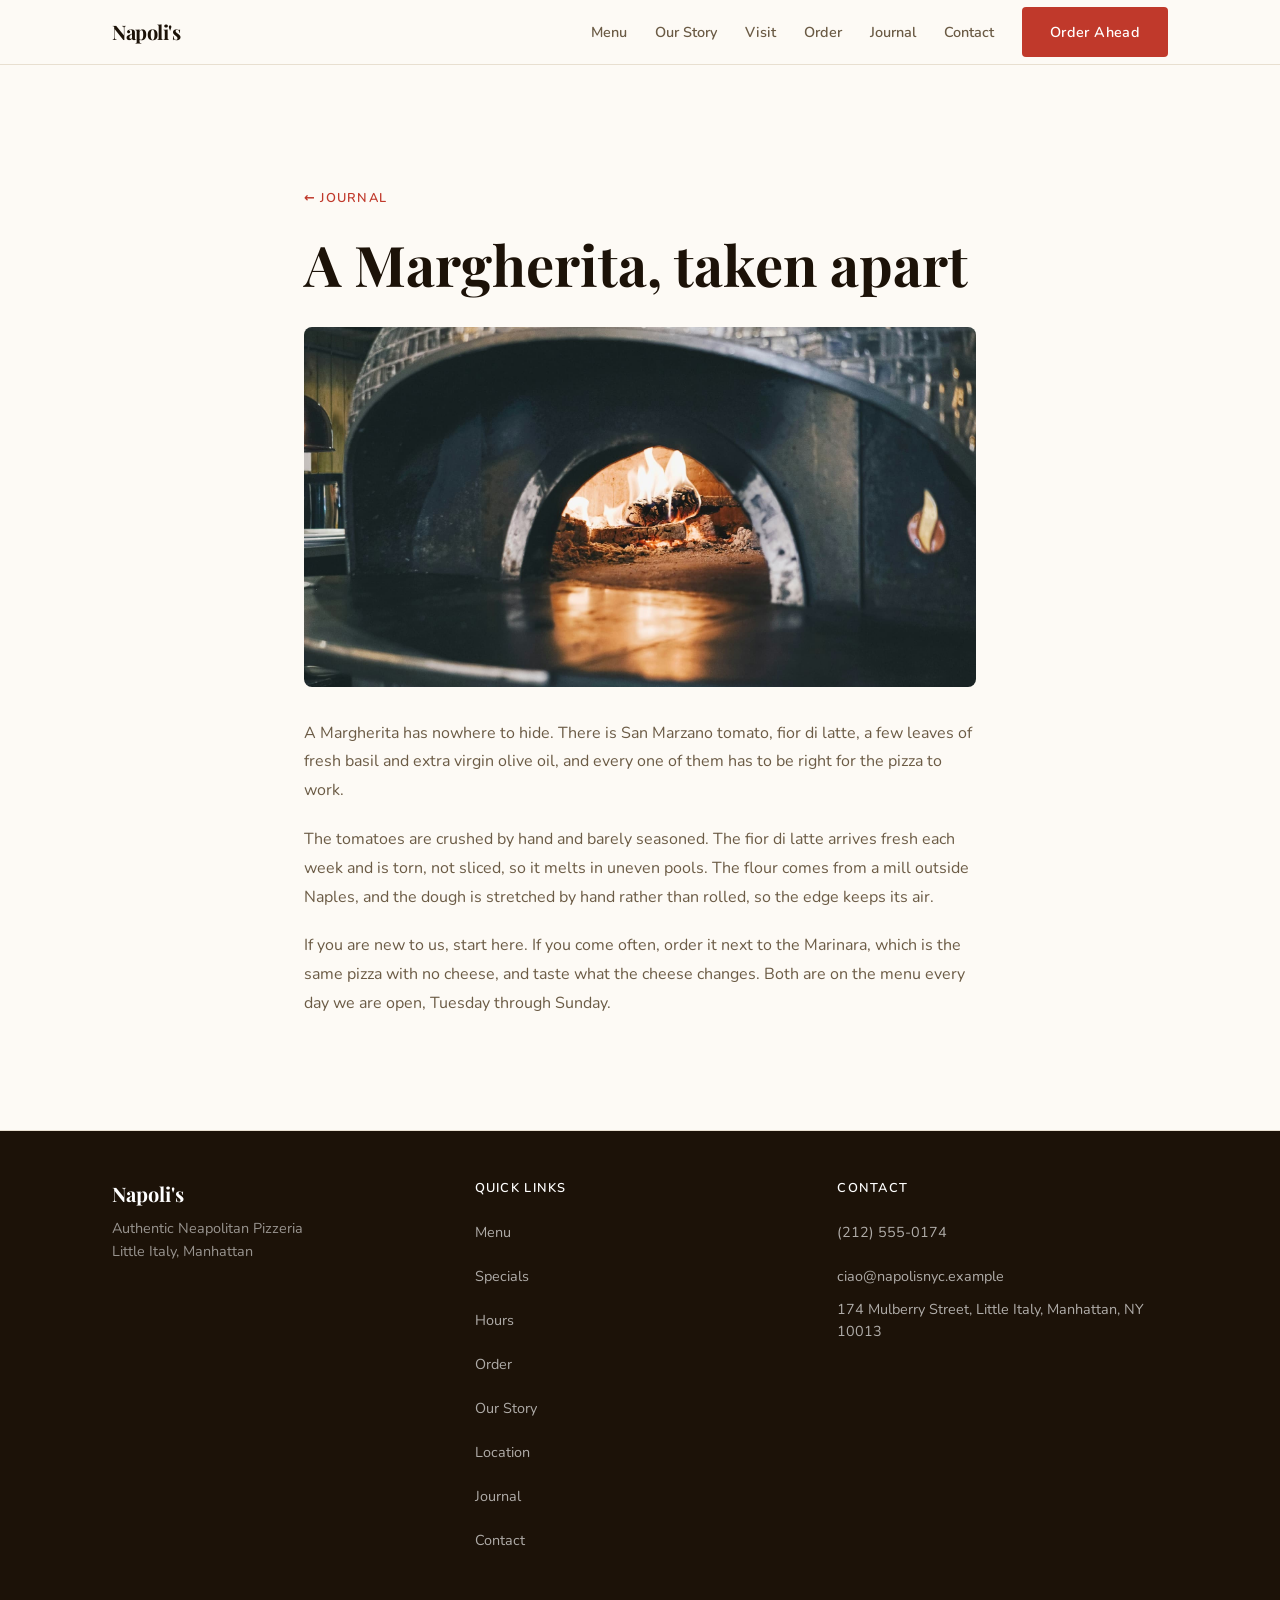
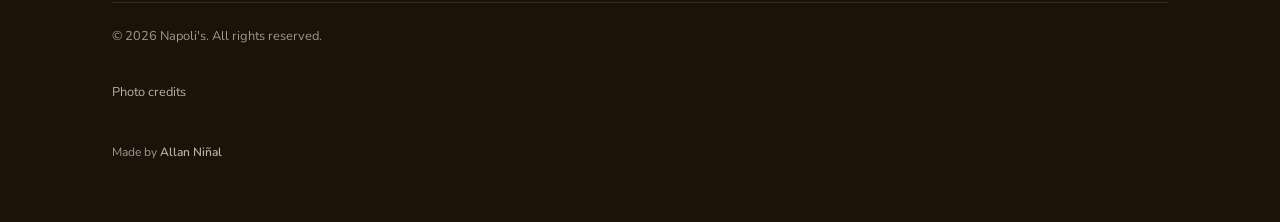
<file: journal/a-margherita-taken-apart/index.html>
<!DOCTYPE html><html lang="en" class="scroll-smooth" id="top"> <head><meta charset="utf-8"><meta name="viewport" content="width=device-width, initial-scale=1, viewport-fit=cover"><meta name="theme-color" content="#FDFAF5"><meta name="color-scheme" content="light"><title>A Margherita, taken apart — Napoli&#39;s</title><meta name="description" content="Four ingredients and a hot oven. Here is why we think the simplest pizza on the menu is the hardest to make."><meta name="author" content="Marco Russo"><link rel="canonical" href="https://example.com/journal/a-margherita-taken-apart/"><meta property="og:title" content="A Margherita, taken apart — Napoli's"><meta property="og:description" content="Four ingredients and a hot oven. Here is why we think the simplest pizza on the menu is the hardest to make."><meta property="og:url" content="https://example.com/journal/a-margherita-taken-apart/"><meta property="og:type" content="website"><meta property="og:site_name" content="Napoli's"><meta property="og:locale" content="en_US"><meta property="og:image" content="https://example.com/og-image.png"><meta property="og:image:type" content="image/png"><meta property="og:image:width" content="1200"><meta property="og:image:height" content="630"><meta property="og:image:alt" content="Napoli's — Authentic Neapolitan Pizzeria in Little Italy, Manhattan"><meta name="twitter:card" content="summary_large_image"><meta name="twitter:title" content="A Margherita, taken apart — Napoli's"><meta name="twitter:description" content="Four ingredients and a hot oven. Here is why we think the simplest pizza on the menu is the hardest to make."><meta name="twitter:image" content="https://example.com/og-image.png"><meta name="twitter:image:alt" content="Napoli's — Authentic Neapolitan Pizzeria in Little Italy, Manhattan"><link rel="icon" href="../../favicon.svg" type="image/svg+xml"><link rel="apple-touch-icon" href="../../favicon.svg"><script type="application/ld+json">{"@context":"https://schema.org","@type":"BreadcrumbList","itemListElement":[{"@type":"ListItem","position":1,"name":"Home","item":"https://example.com/"},{"@type":"ListItem","position":2,"name":"Journal","item":"https://example.com/journal/"},{"@type":"ListItem","position":3,"name":"A Margherita, taken apart","item":"https://example.com/journal/a-margherita-taken-apart/"}]}</script><link rel="stylesheet" href="../../assets/index.D8tE88VY.css"></head> <body class="min-h-screen flex flex-col antialiased bg-bg text-text"> <header class="sticky top-0 z-50 bg-bg border-b border-border" style="backdrop-filter: blur(8px); background-color: rgba(253,250,245,0.95);" data-astro-cid-ctg3m53h> <div class="container-x" data-astro-cid-ctg3m53h> <div class="flex items-center justify-between h-16 gap-4" data-astro-cid-ctg3m53h> <!-- Logo / Name --> <a href="../../index.html" class="font-display font-bold text-xl text-text tracking-tight hover:text-accent transition-colors inline-flex items-center" style="min-height:44px;" aria-label="Napoli's — home" data-astro-cid-ctg3m53h> Napoli&#39;s </a> <!-- Desktop nav --> <nav class="hidden lg:flex items-center gap-1" aria-label="Main navigation" data-astro-cid-ctg3m53h> <a href="../../menu/index.html" class="nav-link px-3 py-2 text-sm font-sans font-semibold text-text-muted hover:text-accent transition-colors rounded" data-astro-cid-ctg3m53h>Menu</a><a href="../../index.html#story" class="nav-link px-3 py-2 text-sm font-sans font-semibold text-text-muted hover:text-accent transition-colors rounded" data-astro-cid-ctg3m53h>Our Story</a><a href="../../index.html#hours" class="nav-link px-3 py-2 text-sm font-sans font-semibold text-text-muted hover:text-accent transition-colors rounded" data-astro-cid-ctg3m53h>Visit</a><a href="../../index.html#order" class="nav-link px-3 py-2 text-sm font-sans font-semibold text-text-muted hover:text-accent transition-colors rounded" data-astro-cid-ctg3m53h>Order</a><a href="../index.html" class="nav-link px-3 py-2 text-sm font-sans font-semibold text-text-muted hover:text-accent transition-colors rounded" data-astro-cid-ctg3m53h>Journal</a><a href="../../contact/index.html" class="nav-link px-3 py-2 text-sm font-sans font-semibold text-text-muted hover:text-accent transition-colors rounded" data-astro-cid-ctg3m53h>Contact</a> <a href="../../index.html#order" class="btn-primary ml-3 text-sm" style="min-height:44px;" data-astro-cid-ctg3m53h>Order Ahead</a> </nav> <!-- Phone: menu (no JavaScript) --> <details class="mobile-menu lg:hidden" data-astro-cid-ctg3m53h> <summary aria-label="Menu" data-astro-cid-ctg3m53h>Menu</summary> <nav aria-label="Mobile navigation" data-astro-cid-ctg3m53h> <a href="../../menu/index.html" data-astro-cid-ctg3m53h>Menu</a><a href="../../index.html#story" data-astro-cid-ctg3m53h>Our Story</a><a href="../../index.html#hours" data-astro-cid-ctg3m53h>Visit</a><a href="../../index.html#order" data-astro-cid-ctg3m53h>Order</a><a href="../index.html" data-astro-cid-ctg3m53h>Journal</a><a href="../../contact/index.html" data-astro-cid-ctg3m53h>Contact</a> <a href="../../index.html#order" class="mobile-menu__cta" data-astro-cid-ctg3m53h>Order Ahead</a> </nav> </details> </div> </div> </header>  <main class="flex-1">  <article class="container-x section-gap" aria-labelledby="post-heading"> <div class="max-w-2xl mx-auto"> <p class="label-eyebrow mb-3"><a href="../index.html" style="color: inherit; display: inline-flex; align-items: center; min-height: 44px;">&larr; Journal</a></p> <h1 id="post-heading" class="font-display font-bold text-text" style="font-size: clamp(2.25rem, 6vw, 3.5rem); line-height: 1.1;">A Margherita, taken apart</h1> <img src="../../images/hero.jpg" alt="Flames and a burning log inside a tile-covered wood-fired pizza oven" width="900" height="600" decoding="async" class="w-full object-cover mt-8 rounded-lg" style="max-height: 360px;"> <div class="mt-8 grid gap-5"> <p class="text-base text-text-muted" style="line-height: 1.8;">A Margherita has nowhere to hide. There is San Marzano tomato, fior di latte, a few leaves of fresh basil and extra virgin olive oil, and every one of them has to be right for the pizza to work.</p><p class="text-base text-text-muted" style="line-height: 1.8;">The tomatoes are crushed by hand and barely seasoned. The fior di latte arrives fresh each week and is torn, not sliced, so it melts in uneven pools. The flour comes from a mill outside Naples, and the dough is stretched by hand rather than rolled, so the edge keeps its air.</p><p class="text-base text-text-muted" style="line-height: 1.8;">If you are new to us, start here. If you come often, order it next to the Marinara, which is the same pizza with no cheese, and taste what the cheese changes. Both are on the menu every day we are open, Tuesday through Sunday.</p> </div> </div> </article>  </main> <footer class="bg-text py-12 border-t border-border" style="background-color:#1C1208;" data-astro-cid-gcn2mc3v> <div class="container-x" data-astro-cid-gcn2mc3v> <div class="grid sm:grid-cols-3 gap-8 mb-10" data-astro-cid-gcn2mc3v> <!-- Brand --> <div data-astro-cid-gcn2mc3v> <p class="font-display font-bold text-xl mb-2" style="color:#FFFFFF;" data-astro-cid-gcn2mc3v>Napoli&#39;s</p> <p class="font-sans text-sm leading-relaxed" style="color:rgba(255,255,255,0.55);" data-astro-cid-gcn2mc3v> Authentic Neapolitan Pizzeria<br data-astro-cid-gcn2mc3v> Little Italy, Manhattan </p> </div> <!-- Quick links --> <nav aria-label="Footer navigation" data-astro-cid-gcn2mc3v> <p class="font-sans text-xs font-semibold uppercase tracking-widest mb-3" style="color:#FFFFFF;" data-astro-cid-gcn2mc3v>Quick Links</p> <ul data-astro-cid-gcn2mc3v> <li data-astro-cid-gcn2mc3v> <a href="../../menu/index.html" class="font-sans text-sm hover:text-accent transition-colors" style="color:rgba(255,255,255,0.65);display:flex;align-items:center;min-height:44px;" data-astro-cid-gcn2mc3v> Menu </a> </li><li data-astro-cid-gcn2mc3v> <a href="../../index.html#specials" class="font-sans text-sm hover:text-accent transition-colors" style="color:rgba(255,255,255,0.65);display:flex;align-items:center;min-height:44px;" data-astro-cid-gcn2mc3v> Specials </a> </li><li data-astro-cid-gcn2mc3v> <a href="../../index.html#hours" class="font-sans text-sm hover:text-accent transition-colors" style="color:rgba(255,255,255,0.65);display:flex;align-items:center;min-height:44px;" data-astro-cid-gcn2mc3v> Hours </a> </li><li data-astro-cid-gcn2mc3v> <a href="../../index.html#order" class="font-sans text-sm hover:text-accent transition-colors" style="color:rgba(255,255,255,0.65);display:flex;align-items:center;min-height:44px;" data-astro-cid-gcn2mc3v> Order </a> </li><li data-astro-cid-gcn2mc3v> <a href="../../index.html#story" class="font-sans text-sm hover:text-accent transition-colors" style="color:rgba(255,255,255,0.65);display:flex;align-items:center;min-height:44px;" data-astro-cid-gcn2mc3v> Our Story </a> </li><li data-astro-cid-gcn2mc3v> <a href="../../index.html#location" class="font-sans text-sm hover:text-accent transition-colors" style="color:rgba(255,255,255,0.65);display:flex;align-items:center;min-height:44px;" data-astro-cid-gcn2mc3v> Location </a> </li><li data-astro-cid-gcn2mc3v> <a href="../index.html" class="font-sans text-sm hover:text-accent transition-colors" style="color:rgba(255,255,255,0.65);display:flex;align-items:center;min-height:44px;" data-astro-cid-gcn2mc3v> Journal </a> </li><li data-astro-cid-gcn2mc3v> <a href="../../contact/index.html" class="font-sans text-sm hover:text-accent transition-colors" style="color:rgba(255,255,255,0.65);display:flex;align-items:center;min-height:44px;" data-astro-cid-gcn2mc3v> Contact </a> </li> </ul> </nav> <!-- Contact --> <div data-astro-cid-gcn2mc3v> <p class="font-sans text-xs font-semibold uppercase tracking-widest mb-3" style="color:#FFFFFF;" data-astro-cid-gcn2mc3v>Contact</p> <ul data-astro-cid-gcn2mc3v> <li data-astro-cid-gcn2mc3v> <a href="tel:2125550174" class="font-sans text-sm hover:text-accent transition-colors" style="color:rgba(255,255,255,0.65);display:flex;align-items:center;min-height:44px;" data-astro-cid-gcn2mc3v> (212) 555-0174 </a> </li> <li data-astro-cid-gcn2mc3v> <a href="mailto:ciao@napolisnyc.example" class="font-sans text-sm hover:text-accent transition-colors" style="color:rgba(255,255,255,0.65);display:flex;align-items:center;min-height:44px;" data-astro-cid-gcn2mc3v> ciao@napolisnyc.example </a> </li> <li data-astro-cid-gcn2mc3v> <a href="https://maps.google.com/?q=174+Mulberry+Street+New+York+NY+10013" class="font-sans text-sm hover:text-accent transition-colors" style="color:rgba(255,255,255,0.65);display:flex;align-items:center;min-height:44px;" target="_blank" rel="noopener noreferrer" data-astro-cid-gcn2mc3v> 174 Mulberry Street, Little Italy, Manhattan, NY 10013 </a> </li> </ul> </div> </div> <div class="border-t pt-6 flex flex-col sm:flex-row items-center justify-between gap-4" style="border-color:rgba(255,255,255,0.1);" data-astro-cid-gcn2mc3v> <p class="font-sans text-xs" style="color:#9E9890;" data-astro-cid-gcn2mc3v>
&copy; 2026 Napoli&#39;s. All rights reserved.
</p> </div> <!-- Photo credits. Required while you use the demo photos (Unsplash asks for
         the photographer and a link). Delete this whole <details> block once you
         have replaced the photos with your own. --> <details class="mt-6 text-xs" style="color:#B8B0A8;" data-photo-credits data-astro-cid-gcn2mc3v> <summary style="cursor:pointer;min-height:44px;display:flex;align-items:center;" data-astro-cid-gcn2mc3v>Photo credits</summary> <p class="mt-2" data-astro-cid-gcn2mc3v>
Demo photographs from <a href="https://unsplash.com/?utm_source=allanninal_dev&utm_medium=referral" style="color:#FFFFFF;text-decoration:underline;" data-astro-cid-gcn2mc3v>Unsplash</a>. Replace them, and these credits, with your own before launch.
</p> <ul class="mt-2 space-y-1" data-astro-cid-gcn2mc3v> <li data-astro-cid-gcn2mc3v>The wood-fired oven: Photo by <a href="https://unsplash.com/@weareambitious?utm_source=allanninal_dev&utm_medium=referral" style="color:#FFFFFF;text-decoration:underline;" data-astro-cid-gcn2mc3v>Ambitious Studio* / Rick Barrett</a> on <a href="https://unsplash.com/photos/souvaTHUJkY?utm_source=allanninal_dev&utm_medium=referral" style="color:#FFFFFF;text-decoration:underline;" data-astro-cid-gcn2mc3v>Unsplash</a></li><li data-astro-cid-gcn2mc3v>A Margherita pizza: Photo by <a href="https://unsplash.com/@aurel__lens?utm_source=allanninal_dev&utm_medium=referral" style="color:#FFFFFF;text-decoration:underline;" data-astro-cid-gcn2mc3v>Aurélien Lemasson-Théobald</a> on <a href="https://unsplash.com/photos/x00CzBt4Dfk?utm_source=allanninal_dev&utm_medium=referral" style="color:#FFFFFF;text-decoration:underline;" data-astro-cid-gcn2mc3v>Unsplash</a></li> </ul> </details>  <p class="maker-credit" data-maker-credit="1" data-astro-cid-gcn2mc3v>Made by <a style="display: inline-flex; align-items: center; min-height: 44px;" href="https://www.linkedin.com/in/allanninal/" data-maker-credit="1" target="_blank" rel="noopener noreferrer" data-astro-cid-gcn2mc3v>Allan Ni&ntilde;al</a></p> </div> </footer>   <!-- Scroll-reveal observer --> <script>
      (function () {
        if (!window.IntersectionObserver) return;
        var els = document.querySelectorAll('.reveal');
        var observer = new IntersectionObserver(
          function (entries) {
            entries.forEach(function (entry) {
              if (entry.isIntersecting) {
                entry.target.classList.add('visible');
                observer.unobserve(entry.target);
              }
            });
          },
          { threshold: 0.08 }
        );
        els.forEach(function (el) { observer.observe(el); });
      })();
    </script> </body> </html>
</file>
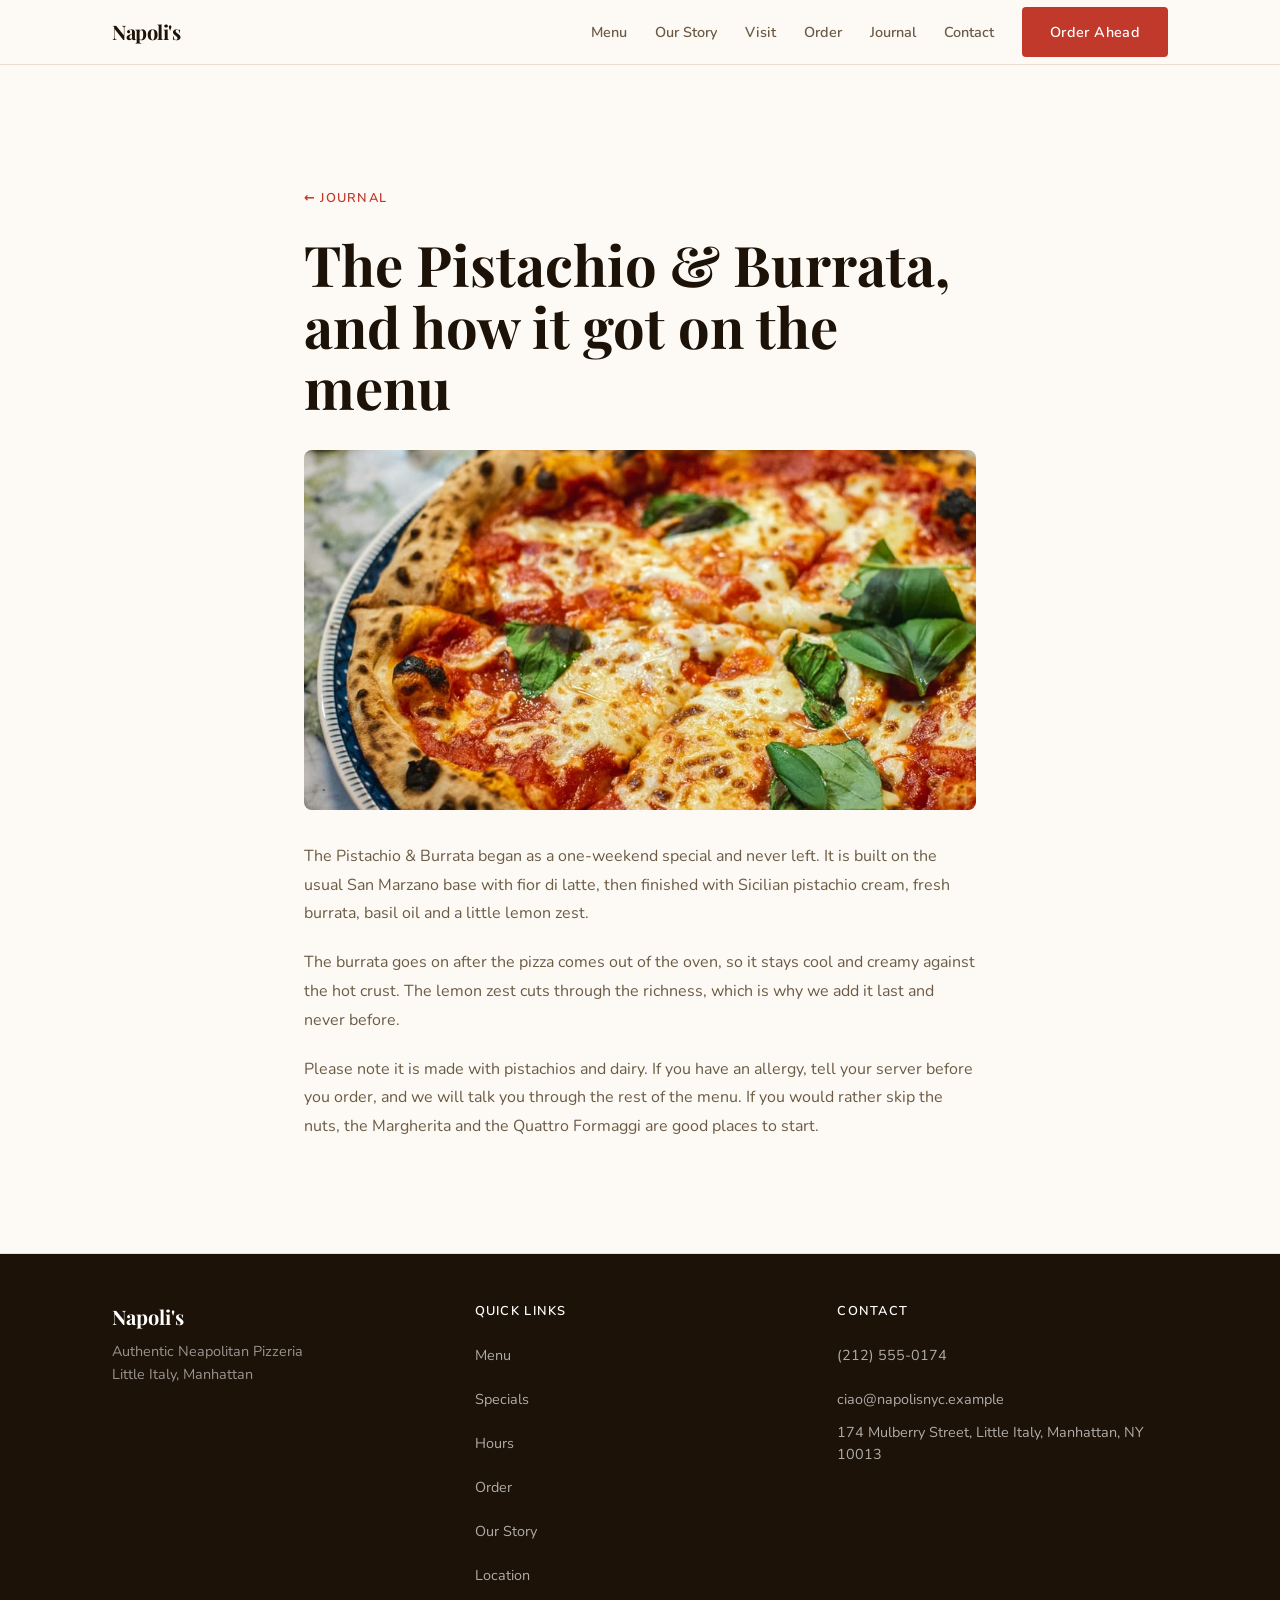
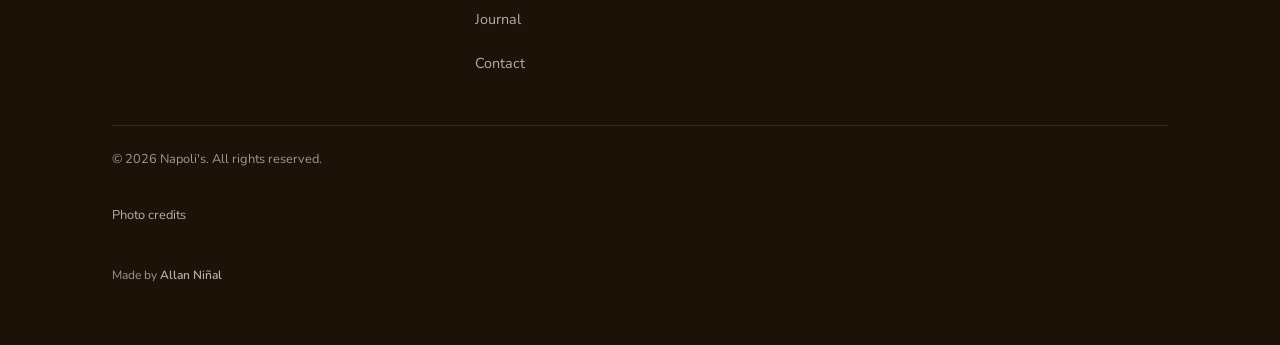
<file: journal/pistachio-and-burrata/index.html>
<!DOCTYPE html><html lang="en" class="scroll-smooth" id="top"> <head><meta charset="utf-8"><meta name="viewport" content="width=device-width, initial-scale=1, viewport-fit=cover"><meta name="theme-color" content="#FDFAF5"><meta name="color-scheme" content="light"><title>The Pistachio &amp; Burrata, and how it got on the menu — Napoli&#39;s</title><meta name="description" content="It started as a Sunday special. Now it is one of the pizzas we are asked about most."><meta name="author" content="Marco Russo"><link rel="canonical" href="https://example.com/journal/pistachio-and-burrata/"><meta property="og:title" content="The Pistachio &#38; Burrata, and how it got on the menu — Napoli's"><meta property="og:description" content="It started as a Sunday special. Now it is one of the pizzas we are asked about most."><meta property="og:url" content="https://example.com/journal/pistachio-and-burrata/"><meta property="og:type" content="website"><meta property="og:site_name" content="Napoli's"><meta property="og:locale" content="en_US"><meta property="og:image" content="https://example.com/og-image.png"><meta property="og:image:type" content="image/png"><meta property="og:image:width" content="1200"><meta property="og:image:height" content="630"><meta property="og:image:alt" content="Napoli's — Authentic Neapolitan Pizzeria in Little Italy, Manhattan"><meta name="twitter:card" content="summary_large_image"><meta name="twitter:title" content="The Pistachio &#38; Burrata, and how it got on the menu — Napoli's"><meta name="twitter:description" content="It started as a Sunday special. Now it is one of the pizzas we are asked about most."><meta name="twitter:image" content="https://example.com/og-image.png"><meta name="twitter:image:alt" content="Napoli's — Authentic Neapolitan Pizzeria in Little Italy, Manhattan"><link rel="icon" href="../../favicon.svg" type="image/svg+xml"><link rel="apple-touch-icon" href="../../favicon.svg"><script type="application/ld+json">{"@context":"https://schema.org","@type":"BreadcrumbList","itemListElement":[{"@type":"ListItem","position":1,"name":"Home","item":"https://example.com/"},{"@type":"ListItem","position":2,"name":"Journal","item":"https://example.com/journal/"},{"@type":"ListItem","position":3,"name":"The Pistachio & Burrata, and how it got on the menu","item":"https://example.com/journal/pistachio-and-burrata/"}]}</script><link rel="stylesheet" href="../../assets/index.D8tE88VY.css"></head> <body class="min-h-screen flex flex-col antialiased bg-bg text-text"> <header class="sticky top-0 z-50 bg-bg border-b border-border" style="backdrop-filter: blur(8px); background-color: rgba(253,250,245,0.95);" data-astro-cid-ctg3m53h> <div class="container-x" data-astro-cid-ctg3m53h> <div class="flex items-center justify-between h-16 gap-4" data-astro-cid-ctg3m53h> <!-- Logo / Name --> <a href="../../index.html" class="font-display font-bold text-xl text-text tracking-tight hover:text-accent transition-colors inline-flex items-center" style="min-height:44px;" aria-label="Napoli's — home" data-astro-cid-ctg3m53h> Napoli&#39;s </a> <!-- Desktop nav --> <nav class="hidden lg:flex items-center gap-1" aria-label="Main navigation" data-astro-cid-ctg3m53h> <a href="../../menu/index.html" class="nav-link px-3 py-2 text-sm font-sans font-semibold text-text-muted hover:text-accent transition-colors rounded" data-astro-cid-ctg3m53h>Menu</a><a href="../../index.html#story" class="nav-link px-3 py-2 text-sm font-sans font-semibold text-text-muted hover:text-accent transition-colors rounded" data-astro-cid-ctg3m53h>Our Story</a><a href="../../index.html#hours" class="nav-link px-3 py-2 text-sm font-sans font-semibold text-text-muted hover:text-accent transition-colors rounded" data-astro-cid-ctg3m53h>Visit</a><a href="../../index.html#order" class="nav-link px-3 py-2 text-sm font-sans font-semibold text-text-muted hover:text-accent transition-colors rounded" data-astro-cid-ctg3m53h>Order</a><a href="../index.html" class="nav-link px-3 py-2 text-sm font-sans font-semibold text-text-muted hover:text-accent transition-colors rounded" data-astro-cid-ctg3m53h>Journal</a><a href="../../contact/index.html" class="nav-link px-3 py-2 text-sm font-sans font-semibold text-text-muted hover:text-accent transition-colors rounded" data-astro-cid-ctg3m53h>Contact</a> <a href="../../index.html#order" class="btn-primary ml-3 text-sm" style="min-height:44px;" data-astro-cid-ctg3m53h>Order Ahead</a> </nav> <!-- Phone: menu (no JavaScript) --> <details class="mobile-menu lg:hidden" data-astro-cid-ctg3m53h> <summary aria-label="Menu" data-astro-cid-ctg3m53h>Menu</summary> <nav aria-label="Mobile navigation" data-astro-cid-ctg3m53h> <a href="../../menu/index.html" data-astro-cid-ctg3m53h>Menu</a><a href="../../index.html#story" data-astro-cid-ctg3m53h>Our Story</a><a href="../../index.html#hours" data-astro-cid-ctg3m53h>Visit</a><a href="../../index.html#order" data-astro-cid-ctg3m53h>Order</a><a href="../index.html" data-astro-cid-ctg3m53h>Journal</a><a href="../../contact/index.html" data-astro-cid-ctg3m53h>Contact</a> <a href="../../index.html#order" class="mobile-menu__cta" data-astro-cid-ctg3m53h>Order Ahead</a> </nav> </details> </div> </div> </header>  <main class="flex-1">  <article class="container-x section-gap" aria-labelledby="post-heading"> <div class="max-w-2xl mx-auto"> <p class="label-eyebrow mb-3"><a href="../index.html" style="color: inherit; display: inline-flex; align-items: center; min-height: 44px;">&larr; Journal</a></p> <h1 id="post-heading" class="font-display font-bold text-text" style="font-size: clamp(2.25rem, 6vw, 3.5rem); line-height: 1.1;">The Pistachio &amp; Burrata, and how it got on the menu</h1> <img src="../../images/story.jpg" alt="A Margherita pizza with fresh basil leaves on a blue-rimmed plate" width="900" height="600" decoding="async" class="w-full object-cover mt-8 rounded-lg" style="max-height: 360px;"> <div class="mt-8 grid gap-5"> <p class="text-base text-text-muted" style="line-height: 1.8;">The Pistachio &amp; Burrata began as a one-weekend special and never left. It is built on the usual San Marzano base with fior di latte, then finished with Sicilian pistachio cream, fresh burrata, basil oil and a little lemon zest.</p><p class="text-base text-text-muted" style="line-height: 1.8;">The burrata goes on after the pizza comes out of the oven, so it stays cool and creamy against the hot crust. The lemon zest cuts through the richness, which is why we add it last and never before.</p><p class="text-base text-text-muted" style="line-height: 1.8;">Please note it is made with pistachios and dairy. If you have an allergy, tell your server before you order, and we will talk you through the rest of the menu. If you would rather skip the nuts, the Margherita and the Quattro Formaggi are good places to start.</p> </div> </div> </article>  </main> <footer class="bg-text py-12 border-t border-border" style="background-color:#1C1208;" data-astro-cid-gcn2mc3v> <div class="container-x" data-astro-cid-gcn2mc3v> <div class="grid sm:grid-cols-3 gap-8 mb-10" data-astro-cid-gcn2mc3v> <!-- Brand --> <div data-astro-cid-gcn2mc3v> <p class="font-display font-bold text-xl mb-2" style="color:#FFFFFF;" data-astro-cid-gcn2mc3v>Napoli&#39;s</p> <p class="font-sans text-sm leading-relaxed" style="color:rgba(255,255,255,0.55);" data-astro-cid-gcn2mc3v> Authentic Neapolitan Pizzeria<br data-astro-cid-gcn2mc3v> Little Italy, Manhattan </p> </div> <!-- Quick links --> <nav aria-label="Footer navigation" data-astro-cid-gcn2mc3v> <p class="font-sans text-xs font-semibold uppercase tracking-widest mb-3" style="color:#FFFFFF;" data-astro-cid-gcn2mc3v>Quick Links</p> <ul data-astro-cid-gcn2mc3v> <li data-astro-cid-gcn2mc3v> <a href="../../menu/index.html" class="font-sans text-sm hover:text-accent transition-colors" style="color:rgba(255,255,255,0.65);display:flex;align-items:center;min-height:44px;" data-astro-cid-gcn2mc3v> Menu </a> </li><li data-astro-cid-gcn2mc3v> <a href="../../index.html#specials" class="font-sans text-sm hover:text-accent transition-colors" style="color:rgba(255,255,255,0.65);display:flex;align-items:center;min-height:44px;" data-astro-cid-gcn2mc3v> Specials </a> </li><li data-astro-cid-gcn2mc3v> <a href="../../index.html#hours" class="font-sans text-sm hover:text-accent transition-colors" style="color:rgba(255,255,255,0.65);display:flex;align-items:center;min-height:44px;" data-astro-cid-gcn2mc3v> Hours </a> </li><li data-astro-cid-gcn2mc3v> <a href="../../index.html#order" class="font-sans text-sm hover:text-accent transition-colors" style="color:rgba(255,255,255,0.65);display:flex;align-items:center;min-height:44px;" data-astro-cid-gcn2mc3v> Order </a> </li><li data-astro-cid-gcn2mc3v> <a href="../../index.html#story" class="font-sans text-sm hover:text-accent transition-colors" style="color:rgba(255,255,255,0.65);display:flex;align-items:center;min-height:44px;" data-astro-cid-gcn2mc3v> Our Story </a> </li><li data-astro-cid-gcn2mc3v> <a href="../../index.html#location" class="font-sans text-sm hover:text-accent transition-colors" style="color:rgba(255,255,255,0.65);display:flex;align-items:center;min-height:44px;" data-astro-cid-gcn2mc3v> Location </a> </li><li data-astro-cid-gcn2mc3v> <a href="../index.html" class="font-sans text-sm hover:text-accent transition-colors" style="color:rgba(255,255,255,0.65);display:flex;align-items:center;min-height:44px;" data-astro-cid-gcn2mc3v> Journal </a> </li><li data-astro-cid-gcn2mc3v> <a href="../../contact/index.html" class="font-sans text-sm hover:text-accent transition-colors" style="color:rgba(255,255,255,0.65);display:flex;align-items:center;min-height:44px;" data-astro-cid-gcn2mc3v> Contact </a> </li> </ul> </nav> <!-- Contact --> <div data-astro-cid-gcn2mc3v> <p class="font-sans text-xs font-semibold uppercase tracking-widest mb-3" style="color:#FFFFFF;" data-astro-cid-gcn2mc3v>Contact</p> <ul data-astro-cid-gcn2mc3v> <li data-astro-cid-gcn2mc3v> <a href="tel:2125550174" class="font-sans text-sm hover:text-accent transition-colors" style="color:rgba(255,255,255,0.65);display:flex;align-items:center;min-height:44px;" data-astro-cid-gcn2mc3v> (212) 555-0174 </a> </li> <li data-astro-cid-gcn2mc3v> <a href="mailto:ciao@napolisnyc.example" class="font-sans text-sm hover:text-accent transition-colors" style="color:rgba(255,255,255,0.65);display:flex;align-items:center;min-height:44px;" data-astro-cid-gcn2mc3v> ciao@napolisnyc.example </a> </li> <li data-astro-cid-gcn2mc3v> <a href="https://maps.google.com/?q=174+Mulberry+Street+New+York+NY+10013" class="font-sans text-sm hover:text-accent transition-colors" style="color:rgba(255,255,255,0.65);display:flex;align-items:center;min-height:44px;" target="_blank" rel="noopener noreferrer" data-astro-cid-gcn2mc3v> 174 Mulberry Street, Little Italy, Manhattan, NY 10013 </a> </li> </ul> </div> </div> <div class="border-t pt-6 flex flex-col sm:flex-row items-center justify-between gap-4" style="border-color:rgba(255,255,255,0.1);" data-astro-cid-gcn2mc3v> <p class="font-sans text-xs" style="color:#9E9890;" data-astro-cid-gcn2mc3v>
&copy; 2026 Napoli&#39;s. All rights reserved.
</p> </div> <!-- Photo credits. Required while you use the demo photos (Unsplash asks for
         the photographer and a link). Delete this whole <details> block once you
         have replaced the photos with your own. --> <details class="mt-6 text-xs" style="color:#B8B0A8;" data-photo-credits data-astro-cid-gcn2mc3v> <summary style="cursor:pointer;min-height:44px;display:flex;align-items:center;" data-astro-cid-gcn2mc3v>Photo credits</summary> <p class="mt-2" data-astro-cid-gcn2mc3v>
Demo photographs from <a href="https://unsplash.com/?utm_source=allanninal_dev&utm_medium=referral" style="color:#FFFFFF;text-decoration:underline;" data-astro-cid-gcn2mc3v>Unsplash</a>. Replace them, and these credits, with your own before launch.
</p> <ul class="mt-2 space-y-1" data-astro-cid-gcn2mc3v> <li data-astro-cid-gcn2mc3v>The wood-fired oven: Photo by <a href="https://unsplash.com/@weareambitious?utm_source=allanninal_dev&utm_medium=referral" style="color:#FFFFFF;text-decoration:underline;" data-astro-cid-gcn2mc3v>Ambitious Studio* / Rick Barrett</a> on <a href="https://unsplash.com/photos/souvaTHUJkY?utm_source=allanninal_dev&utm_medium=referral" style="color:#FFFFFF;text-decoration:underline;" data-astro-cid-gcn2mc3v>Unsplash</a></li><li data-astro-cid-gcn2mc3v>A Margherita pizza: Photo by <a href="https://unsplash.com/@aurel__lens?utm_source=allanninal_dev&utm_medium=referral" style="color:#FFFFFF;text-decoration:underline;" data-astro-cid-gcn2mc3v>Aurélien Lemasson-Théobald</a> on <a href="https://unsplash.com/photos/x00CzBt4Dfk?utm_source=allanninal_dev&utm_medium=referral" style="color:#FFFFFF;text-decoration:underline;" data-astro-cid-gcn2mc3v>Unsplash</a></li> </ul> </details>  <p class="maker-credit" data-maker-credit="1" data-astro-cid-gcn2mc3v>Made by <a style="display: inline-flex; align-items: center; min-height: 44px;" href="https://www.linkedin.com/in/allanninal/" data-maker-credit="1" target="_blank" rel="noopener noreferrer" data-astro-cid-gcn2mc3v>Allan Ni&ntilde;al</a></p> </div> </footer>   <!-- Scroll-reveal observer --> <script>
      (function () {
        if (!window.IntersectionObserver) return;
        var els = document.querySelectorAll('.reveal');
        var observer = new IntersectionObserver(
          function (entries) {
            entries.forEach(function (entry) {
              if (entry.isIntersecting) {
                entry.target.classList.add('visible');
                observer.unobserve(entry.target);
              }
            });
          },
          { threshold: 0.08 }
        );
        els.forEach(function (el) { observer.observe(el); });
      })();
    </script> </body> </html>
</file>
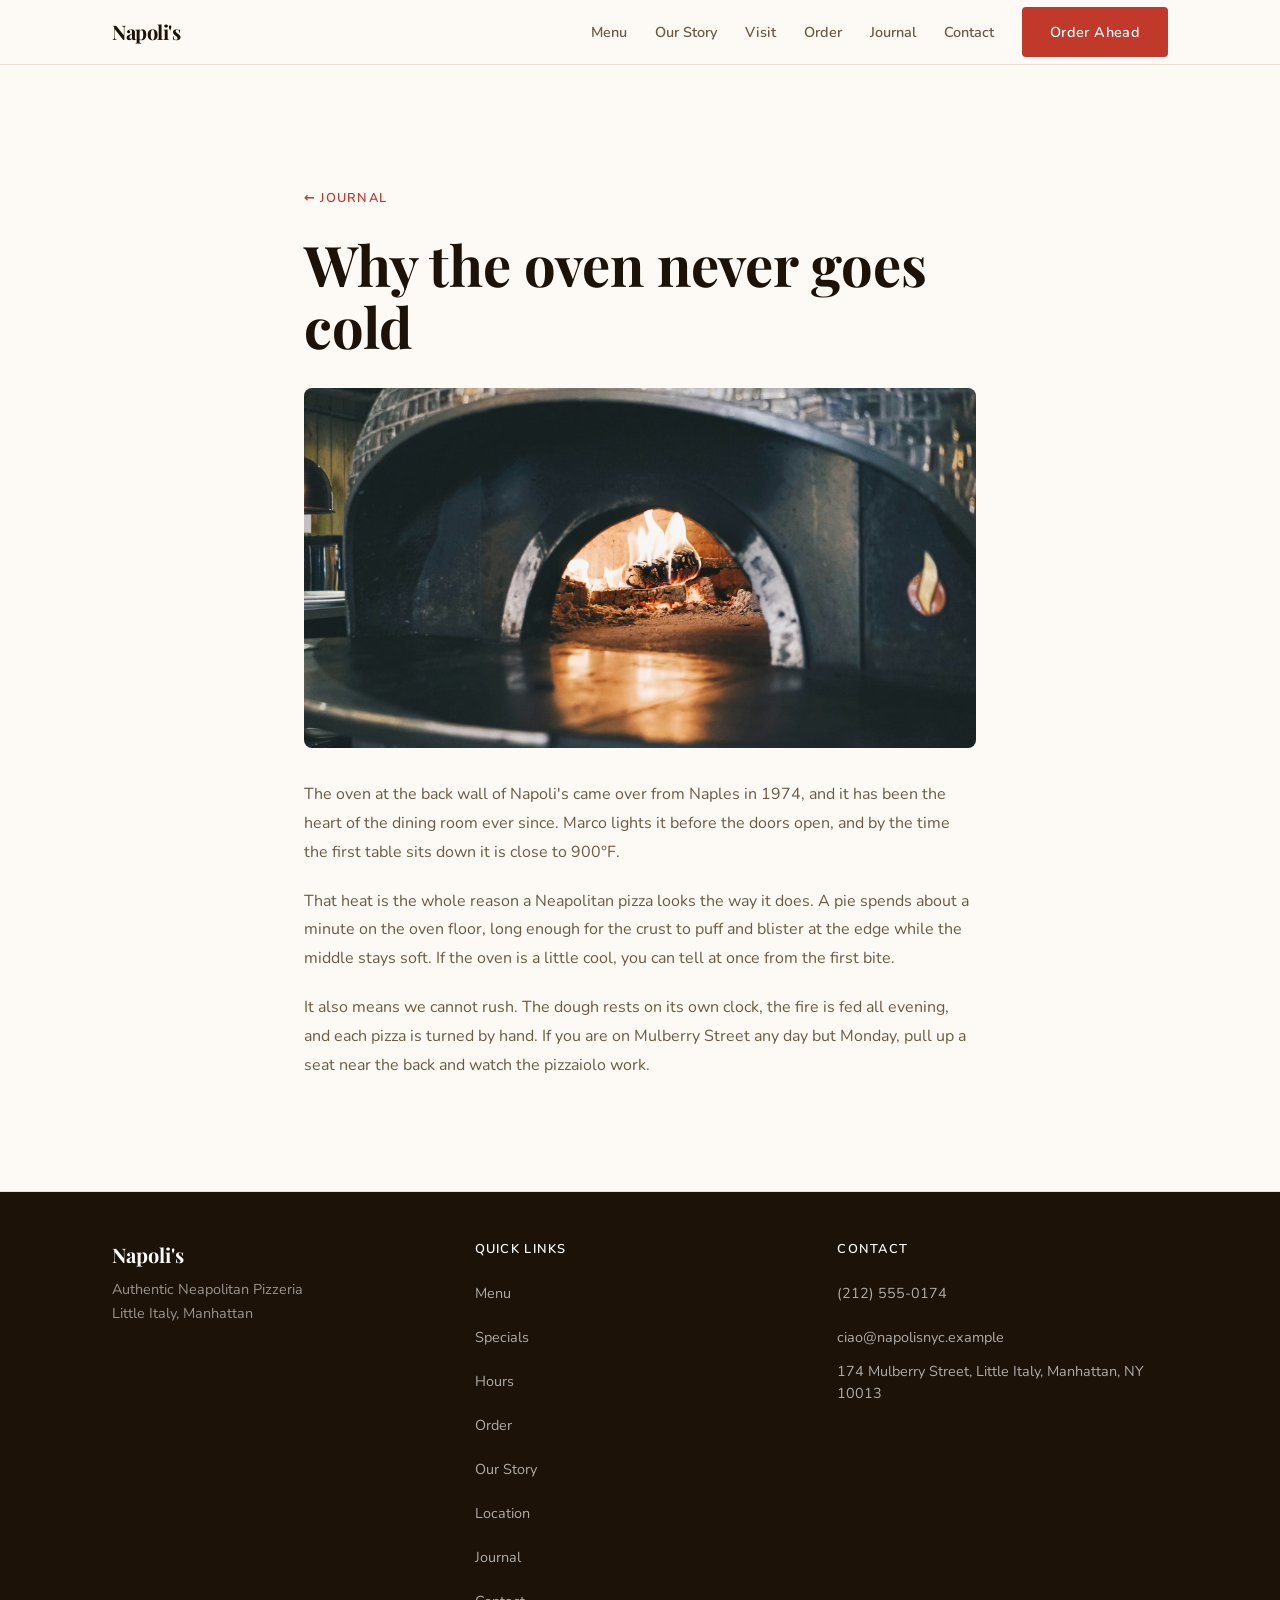
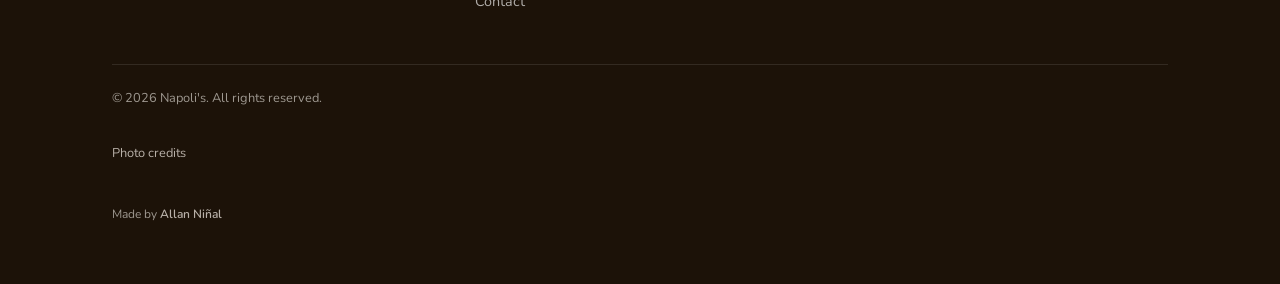
<file: journal/why-the-oven-never-goes-cold/index.html>
<!DOCTYPE html><html lang="en" class="scroll-smooth" id="top"> <head><meta charset="utf-8"><meta name="viewport" content="width=device-width, initial-scale=1, viewport-fit=cover"><meta name="theme-color" content="#FDFAF5"><meta name="color-scheme" content="light"><title>Why the oven never goes cold — Napoli&#39;s</title><meta name="description" content="The wood-fired oven at the back wall has been lit every service since 1974. Here is what it asks of us each day."><meta name="author" content="Marco Russo"><link rel="canonical" href="https://example.com/journal/why-the-oven-never-goes-cold/"><meta property="og:title" content="Why the oven never goes cold — Napoli's"><meta property="og:description" content="The wood-fired oven at the back wall has been lit every service since 1974. Here is what it asks of us each day."><meta property="og:url" content="https://example.com/journal/why-the-oven-never-goes-cold/"><meta property="og:type" content="website"><meta property="og:site_name" content="Napoli's"><meta property="og:locale" content="en_US"><meta property="og:image" content="https://example.com/og-image.png"><meta property="og:image:type" content="image/png"><meta property="og:image:width" content="1200"><meta property="og:image:height" content="630"><meta property="og:image:alt" content="Napoli's — Authentic Neapolitan Pizzeria in Little Italy, Manhattan"><meta name="twitter:card" content="summary_large_image"><meta name="twitter:title" content="Why the oven never goes cold — Napoli's"><meta name="twitter:description" content="The wood-fired oven at the back wall has been lit every service since 1974. Here is what it asks of us each day."><meta name="twitter:image" content="https://example.com/og-image.png"><meta name="twitter:image:alt" content="Napoli's — Authentic Neapolitan Pizzeria in Little Italy, Manhattan"><link rel="icon" href="../../favicon.svg" type="image/svg+xml"><link rel="apple-touch-icon" href="../../favicon.svg"><script type="application/ld+json">{"@context":"https://schema.org","@type":"BreadcrumbList","itemListElement":[{"@type":"ListItem","position":1,"name":"Home","item":"https://example.com/"},{"@type":"ListItem","position":2,"name":"Journal","item":"https://example.com/journal/"},{"@type":"ListItem","position":3,"name":"Why the oven never goes cold","item":"https://example.com/journal/why-the-oven-never-goes-cold/"}]}</script><link rel="stylesheet" href="../../assets/index.D8tE88VY.css"></head> <body class="min-h-screen flex flex-col antialiased bg-bg text-text"> <header class="sticky top-0 z-50 bg-bg border-b border-border" style="backdrop-filter: blur(8px); background-color: rgba(253,250,245,0.95);" data-astro-cid-ctg3m53h> <div class="container-x" data-astro-cid-ctg3m53h> <div class="flex items-center justify-between h-16 gap-4" data-astro-cid-ctg3m53h> <!-- Logo / Name --> <a href="../../index.html" class="font-display font-bold text-xl text-text tracking-tight hover:text-accent transition-colors inline-flex items-center" style="min-height:44px;" aria-label="Napoli's — home" data-astro-cid-ctg3m53h> Napoli&#39;s </a> <!-- Desktop nav --> <nav class="hidden lg:flex items-center gap-1" aria-label="Main navigation" data-astro-cid-ctg3m53h> <a href="../../menu/index.html" class="nav-link px-3 py-2 text-sm font-sans font-semibold text-text-muted hover:text-accent transition-colors rounded" data-astro-cid-ctg3m53h>Menu</a><a href="../../index.html#story" class="nav-link px-3 py-2 text-sm font-sans font-semibold text-text-muted hover:text-accent transition-colors rounded" data-astro-cid-ctg3m53h>Our Story</a><a href="../../index.html#hours" class="nav-link px-3 py-2 text-sm font-sans font-semibold text-text-muted hover:text-accent transition-colors rounded" data-astro-cid-ctg3m53h>Visit</a><a href="../../index.html#order" class="nav-link px-3 py-2 text-sm font-sans font-semibold text-text-muted hover:text-accent transition-colors rounded" data-astro-cid-ctg3m53h>Order</a><a href="../index.html" class="nav-link px-3 py-2 text-sm font-sans font-semibold text-text-muted hover:text-accent transition-colors rounded" data-astro-cid-ctg3m53h>Journal</a><a href="../../contact/index.html" class="nav-link px-3 py-2 text-sm font-sans font-semibold text-text-muted hover:text-accent transition-colors rounded" data-astro-cid-ctg3m53h>Contact</a> <a href="../../index.html#order" class="btn-primary ml-3 text-sm" style="min-height:44px;" data-astro-cid-ctg3m53h>Order Ahead</a> </nav> <!-- Phone: menu (no JavaScript) --> <details class="mobile-menu lg:hidden" data-astro-cid-ctg3m53h> <summary aria-label="Menu" data-astro-cid-ctg3m53h>Menu</summary> <nav aria-label="Mobile navigation" data-astro-cid-ctg3m53h> <a href="../../menu/index.html" data-astro-cid-ctg3m53h>Menu</a><a href="../../index.html#story" data-astro-cid-ctg3m53h>Our Story</a><a href="../../index.html#hours" data-astro-cid-ctg3m53h>Visit</a><a href="../../index.html#order" data-astro-cid-ctg3m53h>Order</a><a href="../index.html" data-astro-cid-ctg3m53h>Journal</a><a href="../../contact/index.html" data-astro-cid-ctg3m53h>Contact</a> <a href="../../index.html#order" class="mobile-menu__cta" data-astro-cid-ctg3m53h>Order Ahead</a> </nav> </details> </div> </div> </header>  <main class="flex-1">  <article class="container-x section-gap" aria-labelledby="post-heading"> <div class="max-w-2xl mx-auto"> <p class="label-eyebrow mb-3"><a href="../index.html" style="color: inherit; display: inline-flex; align-items: center; min-height: 44px;">&larr; Journal</a></p> <h1 id="post-heading" class="font-display font-bold text-text" style="font-size: clamp(2.25rem, 6vw, 3.5rem); line-height: 1.1;">Why the oven never goes cold</h1> <img src="../../images/hero.jpg" alt="Flames and a burning log inside a tile-covered wood-fired pizza oven" width="900" height="600" decoding="async" class="w-full object-cover mt-8 rounded-lg" style="max-height: 360px;"> <div class="mt-8 grid gap-5"> <p class="text-base text-text-muted" style="line-height: 1.8;">The oven at the back wall of Napoli&#39;s came over from Naples in 1974, and it has been the heart of the dining room ever since. Marco lights it before the doors open, and by the time the first table sits down it is close to 900°F.</p><p class="text-base text-text-muted" style="line-height: 1.8;">That heat is the whole reason a Neapolitan pizza looks the way it does. A pie spends about a minute on the oven floor, long enough for the crust to puff and blister at the edge while the middle stays soft. If the oven is a little cool, you can tell at once from the first bite.</p><p class="text-base text-text-muted" style="line-height: 1.8;">It also means we cannot rush. The dough rests on its own clock, the fire is fed all evening, and each pizza is turned by hand. If you are on Mulberry Street any day but Monday, pull up a seat near the back and watch the pizzaiolo work.</p> </div> </div> </article>  </main> <footer class="bg-text py-12 border-t border-border" style="background-color:#1C1208;" data-astro-cid-gcn2mc3v> <div class="container-x" data-astro-cid-gcn2mc3v> <div class="grid sm:grid-cols-3 gap-8 mb-10" data-astro-cid-gcn2mc3v> <!-- Brand --> <div data-astro-cid-gcn2mc3v> <p class="font-display font-bold text-xl mb-2" style="color:#FFFFFF;" data-astro-cid-gcn2mc3v>Napoli&#39;s</p> <p class="font-sans text-sm leading-relaxed" style="color:rgba(255,255,255,0.55);" data-astro-cid-gcn2mc3v> Authentic Neapolitan Pizzeria<br data-astro-cid-gcn2mc3v> Little Italy, Manhattan </p> </div> <!-- Quick links --> <nav aria-label="Footer navigation" data-astro-cid-gcn2mc3v> <p class="font-sans text-xs font-semibold uppercase tracking-widest mb-3" style="color:#FFFFFF;" data-astro-cid-gcn2mc3v>Quick Links</p> <ul data-astro-cid-gcn2mc3v> <li data-astro-cid-gcn2mc3v> <a href="../../menu/index.html" class="font-sans text-sm hover:text-accent transition-colors" style="color:rgba(255,255,255,0.65);display:flex;align-items:center;min-height:44px;" data-astro-cid-gcn2mc3v> Menu </a> </li><li data-astro-cid-gcn2mc3v> <a href="../../index.html#specials" class="font-sans text-sm hover:text-accent transition-colors" style="color:rgba(255,255,255,0.65);display:flex;align-items:center;min-height:44px;" data-astro-cid-gcn2mc3v> Specials </a> </li><li data-astro-cid-gcn2mc3v> <a href="../../index.html#hours" class="font-sans text-sm hover:text-accent transition-colors" style="color:rgba(255,255,255,0.65);display:flex;align-items:center;min-height:44px;" data-astro-cid-gcn2mc3v> Hours </a> </li><li data-astro-cid-gcn2mc3v> <a href="../../index.html#order" class="font-sans text-sm hover:text-accent transition-colors" style="color:rgba(255,255,255,0.65);display:flex;align-items:center;min-height:44px;" data-astro-cid-gcn2mc3v> Order </a> </li><li data-astro-cid-gcn2mc3v> <a href="../../index.html#story" class="font-sans text-sm hover:text-accent transition-colors" style="color:rgba(255,255,255,0.65);display:flex;align-items:center;min-height:44px;" data-astro-cid-gcn2mc3v> Our Story </a> </li><li data-astro-cid-gcn2mc3v> <a href="../../index.html#location" class="font-sans text-sm hover:text-accent transition-colors" style="color:rgba(255,255,255,0.65);display:flex;align-items:center;min-height:44px;" data-astro-cid-gcn2mc3v> Location </a> </li><li data-astro-cid-gcn2mc3v> <a href="../index.html" class="font-sans text-sm hover:text-accent transition-colors" style="color:rgba(255,255,255,0.65);display:flex;align-items:center;min-height:44px;" data-astro-cid-gcn2mc3v> Journal </a> </li><li data-astro-cid-gcn2mc3v> <a href="../../contact/index.html" class="font-sans text-sm hover:text-accent transition-colors" style="color:rgba(255,255,255,0.65);display:flex;align-items:center;min-height:44px;" data-astro-cid-gcn2mc3v> Contact </a> </li> </ul> </nav> <!-- Contact --> <div data-astro-cid-gcn2mc3v> <p class="font-sans text-xs font-semibold uppercase tracking-widest mb-3" style="color:#FFFFFF;" data-astro-cid-gcn2mc3v>Contact</p> <ul data-astro-cid-gcn2mc3v> <li data-astro-cid-gcn2mc3v> <a href="tel:2125550174" class="font-sans text-sm hover:text-accent transition-colors" style="color:rgba(255,255,255,0.65);display:flex;align-items:center;min-height:44px;" data-astro-cid-gcn2mc3v> (212) 555-0174 </a> </li> <li data-astro-cid-gcn2mc3v> <a href="mailto:ciao@napolisnyc.example" class="font-sans text-sm hover:text-accent transition-colors" style="color:rgba(255,255,255,0.65);display:flex;align-items:center;min-height:44px;" data-astro-cid-gcn2mc3v> ciao@napolisnyc.example </a> </li> <li data-astro-cid-gcn2mc3v> <a href="https://maps.google.com/?q=174+Mulberry+Street+New+York+NY+10013" class="font-sans text-sm hover:text-accent transition-colors" style="color:rgba(255,255,255,0.65);display:flex;align-items:center;min-height:44px;" target="_blank" rel="noopener noreferrer" data-astro-cid-gcn2mc3v> 174 Mulberry Street, Little Italy, Manhattan, NY 10013 </a> </li> </ul> </div> </div> <div class="border-t pt-6 flex flex-col sm:flex-row items-center justify-between gap-4" style="border-color:rgba(255,255,255,0.1);" data-astro-cid-gcn2mc3v> <p class="font-sans text-xs" style="color:#9E9890;" data-astro-cid-gcn2mc3v>
&copy; 2026 Napoli&#39;s. All rights reserved.
</p> </div> <!-- Photo credits. Required while you use the demo photos (Unsplash asks for
         the photographer and a link). Delete this whole <details> block once you
         have replaced the photos with your own. --> <details class="mt-6 text-xs" style="color:#B8B0A8;" data-photo-credits data-astro-cid-gcn2mc3v> <summary style="cursor:pointer;min-height:44px;display:flex;align-items:center;" data-astro-cid-gcn2mc3v>Photo credits</summary> <p class="mt-2" data-astro-cid-gcn2mc3v>
Demo photographs from <a href="https://unsplash.com/?utm_source=allanninal_dev&utm_medium=referral" style="color:#FFFFFF;text-decoration:underline;" data-astro-cid-gcn2mc3v>Unsplash</a>. Replace them, and these credits, with your own before launch.
</p> <ul class="mt-2 space-y-1" data-astro-cid-gcn2mc3v> <li data-astro-cid-gcn2mc3v>The wood-fired oven: Photo by <a href="https://unsplash.com/@weareambitious?utm_source=allanninal_dev&utm_medium=referral" style="color:#FFFFFF;text-decoration:underline;" data-astro-cid-gcn2mc3v>Ambitious Studio* / Rick Barrett</a> on <a href="https://unsplash.com/photos/souvaTHUJkY?utm_source=allanninal_dev&utm_medium=referral" style="color:#FFFFFF;text-decoration:underline;" data-astro-cid-gcn2mc3v>Unsplash</a></li><li data-astro-cid-gcn2mc3v>A Margherita pizza: Photo by <a href="https://unsplash.com/@aurel__lens?utm_source=allanninal_dev&utm_medium=referral" style="color:#FFFFFF;text-decoration:underline;" data-astro-cid-gcn2mc3v>Aurélien Lemasson-Théobald</a> on <a href="https://unsplash.com/photos/x00CzBt4Dfk?utm_source=allanninal_dev&utm_medium=referral" style="color:#FFFFFF;text-decoration:underline;" data-astro-cid-gcn2mc3v>Unsplash</a></li> </ul> </details>  <p class="maker-credit" data-maker-credit="1" data-astro-cid-gcn2mc3v>Made by <a style="display: inline-flex; align-items: center; min-height: 44px;" href="https://www.linkedin.com/in/allanninal/" data-maker-credit="1" target="_blank" rel="noopener noreferrer" data-astro-cid-gcn2mc3v>Allan Ni&ntilde;al</a></p> </div> </footer>   <!-- Scroll-reveal observer --> <script>
      (function () {
        if (!window.IntersectionObserver) return;
        var els = document.querySelectorAll('.reveal');
        var observer = new IntersectionObserver(
          function (entries) {
            entries.forEach(function (entry) {
              if (entry.isIntersecting) {
                entry.target.classList.add('visible');
                observer.unobserve(entry.target);
              }
            });
          },
          { threshold: 0.08 }
        );
        els.forEach(function (el) { observer.observe(el); });
      })();
    </script> </body> </html>
</file>
<file: assets/index.D8tE88VY.css>
@font-face{font-family:Playfair Display;font-style:normal;font-display:swap;font-weight:400;src:url(./playfair-display-cyrillic-400-normal.CjW2EstV.woff2) format("woff2"),url(./playfair-display-cyrillic-400-normal.ZiRag6zj.woff) format("woff");unicode-range:U+0301,U+0400-045F,U+0490-0491,U+04B0-04B1,U+2116}@font-face{font-family:Playfair Display;font-style:normal;font-display:swap;font-weight:400;src:url(./playfair-display-vietnamese-400-normal.BV2APVTb.woff2) format("woff2"),url(./playfair-display-vietnamese-400-normal.BbvUAu4N.woff) format("woff");unicode-range:U+0102-0103,U+0110-0111,U+0128-0129,U+0168-0169,U+01A0-01A1,U+01AF-01B0,U+0300-0301,U+0303-0304,U+0308-0309,U+0323,U+0329,U+1EA0-1EF9,U+20AB}@font-face{font-family:Playfair Display;font-style:normal;font-display:swap;font-weight:400;src:url(./playfair-display-latin-ext-400-normal.BxlSGspa.woff2) format("woff2"),url(./playfair-display-latin-ext-400-normal.qdZwdvNS.woff) format("woff");unicode-range:U+0100-02BA,U+02BD-02C5,U+02C7-02CC,U+02CE-02D7,U+02DD-02FF,U+0304,U+0308,U+0329,U+1D00-1DBF,U+1E00-1E9F,U+1EF2-1EFF,U+2020,U+20A0-20AB,U+20AD-20C0,U+2113,U+2C60-2C7F,U+A720-A7FF}@font-face{font-family:Playfair Display;font-style:normal;font-display:swap;font-weight:400;src:url(./playfair-display-latin-400-normal.CFtfchNt.woff2) format("woff2"),url(./playfair-display-latin-400-normal.DHYHbkg3.woff) format("woff");unicode-range:U+0000-00FF,U+0131,U+0152-0153,U+02BB-02BC,U+02C6,U+02DA,U+02DC,U+0304,U+0308,U+0329,U+2000-206F,U+20AC,U+2122,U+2191,U+2193,U+2212,U+2215,U+FEFF,U+FFFD}@font-face{font-family:Playfair Display;font-style:italic;font-display:swap;font-weight:400;src:url(./playfair-display-cyrillic-400-italic.drKdN10-.woff2) format("woff2"),url(./playfair-display-cyrillic-400-italic.24vVh5t9.woff) format("woff");unicode-range:U+0301,U+0400-045F,U+0490-0491,U+04B0-04B1,U+2116}@font-face{font-family:Playfair Display;font-style:italic;font-display:swap;font-weight:400;src:url(./playfair-display-vietnamese-400-italic.CD15TOr5.woff2) format("woff2"),url(./playfair-display-vietnamese-400-italic.Cpv4sfwY.woff) format("woff");unicode-range:U+0102-0103,U+0110-0111,U+0128-0129,U+0168-0169,U+01A0-01A1,U+01AF-01B0,U+0300-0301,U+0303-0304,U+0308-0309,U+0323,U+0329,U+1EA0-1EF9,U+20AB}@font-face{font-family:Playfair Display;font-style:italic;font-display:swap;font-weight:400;src:url(./playfair-display-latin-ext-400-italic.zVOgzDMq.woff2) format("woff2"),url(./playfair-display-latin-ext-400-italic.CZOjvne0.woff) format("woff");unicode-range:U+0100-02BA,U+02BD-02C5,U+02C7-02CC,U+02CE-02D7,U+02DD-02FF,U+0304,U+0308,U+0329,U+1D00-1DBF,U+1E00-1E9F,U+1EF2-1EFF,U+2020,U+20A0-20AB,U+20AD-20C0,U+2113,U+2C60-2C7F,U+A720-A7FF}@font-face{font-family:Playfair Display;font-style:italic;font-display:swap;font-weight:400;src:url(./playfair-display-latin-400-italic.LeeEXsx5.woff2) format("woff2"),url(./playfair-display-latin-400-italic.hIeePEuE.woff) format("woff");unicode-range:U+0000-00FF,U+0131,U+0152-0153,U+02BB-02BC,U+02C6,U+02DA,U+02DC,U+0304,U+0308,U+0329,U+2000-206F,U+20AC,U+2122,U+2191,U+2193,U+2212,U+2215,U+FEFF,U+FFFD}@font-face{font-family:Playfair Display;font-style:normal;font-display:swap;font-weight:700;src:url(./playfair-display-cyrillic-700-normal.Dw3uKy19.woff2) format("woff2"),url(./playfair-display-cyrillic-700-normal.Dk1mTcxf.woff) format("woff");unicode-range:U+0301,U+0400-045F,U+0490-0491,U+04B0-04B1,U+2116}@font-face{font-family:Playfair Display;font-style:normal;font-display:swap;font-weight:700;src:url(./playfair-display-vietnamese-700-normal.CaKJSIny.woff2) format("woff2"),url(./playfair-display-vietnamese-700-normal.Cr1rw0mr.woff) format("woff");unicode-range:U+0102-0103,U+0110-0111,U+0128-0129,U+0168-0169,U+01A0-01A1,U+01AF-01B0,U+0300-0301,U+0303-0304,U+0308-0309,U+0323,U+0329,U+1EA0-1EF9,U+20AB}@font-face{font-family:Playfair Display;font-style:normal;font-display:swap;font-weight:700;src:url(./playfair-display-latin-ext-700-normal.C58ejOkc.woff2) format("woff2"),url(./playfair-display-latin-ext-700-normal.D5HUU8GT.woff) format("woff");unicode-range:U+0100-02BA,U+02BD-02C5,U+02C7-02CC,U+02CE-02D7,U+02DD-02FF,U+0304,U+0308,U+0329,U+1D00-1DBF,U+1E00-1E9F,U+1EF2-1EFF,U+2020,U+20A0-20AB,U+20AD-20C0,U+2113,U+2C60-2C7F,U+A720-A7FF}@font-face{font-family:Playfair Display;font-style:normal;font-display:swap;font-weight:700;src:url(./playfair-display-latin-700-normal.CuDiGg7c.woff2) format("woff2"),url(./playfair-display-latin-700-normal.Bc_1Q1cG.woff) format("woff");unicode-range:U+0000-00FF,U+0131,U+0152-0153,U+02BB-02BC,U+02C6,U+02DA,U+02DC,U+0304,U+0308,U+0329,U+2000-206F,U+20AC,U+2122,U+2191,U+2193,U+2212,U+2215,U+FEFF,U+FFFD}@font-face{font-family:Playfair Display;font-style:italic;font-display:swap;font-weight:700;src:url(./playfair-display-cyrillic-700-italic.DNZWWj68.woff2) format("woff2"),url(./playfair-display-cyrillic-700-italic.Bs5sqlIY.woff) format("woff");unicode-range:U+0301,U+0400-045F,U+0490-0491,U+04B0-04B1,U+2116}@font-face{font-family:Playfair Display;font-style:italic;font-display:swap;font-weight:700;src:url(./playfair-display-vietnamese-700-italic.BhFv1_vq.woff2) format("woff2"),url(./playfair-display-vietnamese-700-italic.DIDyk811.woff) format("woff");unicode-range:U+0102-0103,U+0110-0111,U+0128-0129,U+0168-0169,U+01A0-01A1,U+01AF-01B0,U+0300-0301,U+0303-0304,U+0308-0309,U+0323,U+0329,U+1EA0-1EF9,U+20AB}@font-face{font-family:Playfair Display;font-style:italic;font-display:swap;font-weight:700;src:url(./playfair-display-latin-ext-700-italic.DsMbH0-z.woff2) format("woff2"),url(./playfair-display-latin-ext-700-italic.BF6mSdbu.woff) format("woff");unicode-range:U+0100-02BA,U+02BD-02C5,U+02C7-02CC,U+02CE-02D7,U+02DD-02FF,U+0304,U+0308,U+0329,U+1D00-1DBF,U+1E00-1E9F,U+1EF2-1EFF,U+2020,U+20A0-20AB,U+20AD-20C0,U+2113,U+2C60-2C7F,U+A720-A7FF}@font-face{font-family:Playfair Display;font-style:italic;font-display:swap;font-weight:700;src:url(./playfair-display-latin-700-italic.CB566L-e.woff2) format("woff2"),url(./playfair-display-latin-700-italic.DgrU7w_p.woff) format("woff");unicode-range:U+0000-00FF,U+0131,U+0152-0153,U+02BB-02BC,U+02C6,U+02DA,U+02DC,U+0304,U+0308,U+0329,U+2000-206F,U+20AC,U+2122,U+2191,U+2193,U+2212,U+2215,U+FEFF,U+FFFD}@font-face{font-family:Nunito;font-style:normal;font-display:swap;font-weight:300;src:url(./nunito-cyrillic-ext-300-normal.ChMQLIrm.woff2) format("woff2"),url(./nunito-cyrillic-ext-300-normal.BDHtqmCR.woff) format("woff");unicode-range:U+0460-052F,U+1C80-1C8A,U+20B4,U+2DE0-2DFF,U+A640-A69F,U+FE2E-FE2F}@font-face{font-family:Nunito;font-style:normal;font-display:swap;font-weight:300;src:url(./nunito-cyrillic-300-normal.BPQV259B.woff2) format("woff2"),url(./nunito-cyrillic-300-normal.g5qSsvc0.woff) format("woff");unicode-range:U+0301,U+0400-045F,U+0490-0491,U+04B0-04B1,U+2116}@font-face{font-family:Nunito;font-style:normal;font-display:swap;font-weight:300;src:url(./nunito-vietnamese-300-normal.mLneKULB.woff2) format("woff2"),url(./nunito-vietnamese-300-normal.DATld5Vw.woff) format("woff");unicode-range:U+0102-0103,U+0110-0111,U+0128-0129,U+0168-0169,U+01A0-01A1,U+01AF-01B0,U+0300-0301,U+0303-0304,U+0308-0309,U+0323,U+0329,U+1EA0-1EF9,U+20AB}@font-face{font-family:Nunito;font-style:normal;font-display:swap;font-weight:300;src:url(./nunito-latin-ext-300-normal.D1SyVuPt.woff2) format("woff2"),url(./nunito-latin-ext-300-normal.DfqbmdMl.woff) format("woff");unicode-range:U+0100-02BA,U+02BD-02C5,U+02C7-02CC,U+02CE-02D7,U+02DD-02FF,U+0304,U+0308,U+0329,U+1D00-1DBF,U+1E00-1E9F,U+1EF2-1EFF,U+2020,U+20A0-20AB,U+20AD-20C0,U+2113,U+2C60-2C7F,U+A720-A7FF}@font-face{font-family:Nunito;font-style:normal;font-display:swap;font-weight:300;src:url(./nunito-latin-300-normal.COoPE5VN.woff2) format("woff2"),url(./nunito-latin-300-normal.C3ZIKvzv.woff) format("woff");unicode-range:U+0000-00FF,U+0131,U+0152-0153,U+02BB-02BC,U+02C6,U+02DA,U+02DC,U+0304,U+0308,U+0329,U+2000-206F,U+20AC,U+2122,U+2191,U+2193,U+2212,U+2215,U+FEFF,U+FFFD}@font-face{font-family:Nunito;font-style:normal;font-display:swap;font-weight:400;src:url(./nunito-cyrillic-ext-400-normal.CuPM9foi.woff2) format("woff2"),url(./nunito-cyrillic-ext-400-normal.xaE7D4Sw.woff) format("woff");unicode-range:U+0460-052F,U+1C80-1C8A,U+20B4,U+2DE0-2DFF,U+A640-A69F,U+FE2E-FE2F}@font-face{font-family:Nunito;font-style:normal;font-display:swap;font-weight:400;src:url(./nunito-cyrillic-400-normal.xAOo5cBP.woff2) format("woff2"),url(./nunito-cyrillic-400-normal.D1j0u8EH.woff) format("woff");unicode-range:U+0301,U+0400-045F,U+0490-0491,U+04B0-04B1,U+2116}@font-face{font-family:Nunito;font-style:normal;font-display:swap;font-weight:400;src:url(./nunito-vietnamese-400-normal.BHkVbP3T.woff2) format("woff2"),url(./nunito-vietnamese-400-normal.DtOtW02z.woff) format("woff");unicode-range:U+0102-0103,U+0110-0111,U+0128-0129,U+0168-0169,U+01A0-01A1,U+01AF-01B0,U+0300-0301,U+0303-0304,U+0308-0309,U+0323,U+0329,U+1EA0-1EF9,U+20AB}@font-face{font-family:Nunito;font-style:normal;font-display:swap;font-weight:400;src:url(./nunito-latin-ext-400-normal.i-8OOpdj.woff2) format("woff2"),url(./nunito-latin-ext-400-normal.CjMJVfGn.woff) format("woff");unicode-range:U+0100-02BA,U+02BD-02C5,U+02C7-02CC,U+02CE-02D7,U+02DD-02FF,U+0304,U+0308,U+0329,U+1D00-1DBF,U+1E00-1E9F,U+1EF2-1EFF,U+2020,U+20A0-20AB,U+20AD-20C0,U+2113,U+2C60-2C7F,U+A720-A7FF}@font-face{font-family:Nunito;font-style:normal;font-display:swap;font-weight:400;src:url(./nunito-latin-400-normal.r8SDr6Up.woff2) format("woff2"),url(./nunito-latin-400-normal.DKg4f3fz.woff) format("woff");unicode-range:U+0000-00FF,U+0131,U+0152-0153,U+02BB-02BC,U+02C6,U+02DA,U+02DC,U+0304,U+0308,U+0329,U+2000-206F,U+20AC,U+2122,U+2191,U+2193,U+2212,U+2215,U+FEFF,U+FFFD}@font-face{font-family:Nunito;font-style:normal;font-display:swap;font-weight:500;src:url(./nunito-cyrillic-ext-500-normal.BooqzoBf.woff2) format("woff2"),url(./nunito-cyrillic-ext-500-normal.ryWF3qTI.woff) format("woff");unicode-range:U+0460-052F,U+1C80-1C8A,U+20B4,U+2DE0-2DFF,U+A640-A69F,U+FE2E-FE2F}@font-face{font-family:Nunito;font-style:normal;font-display:swap;font-weight:500;src:url(./nunito-cyrillic-500-normal.C7KGZCzc.woff2) format("woff2"),url(./nunito-cyrillic-500-normal.CsSUaxYY.woff) format("woff");unicode-range:U+0301,U+0400-045F,U+0490-0491,U+04B0-04B1,U+2116}@font-face{font-family:Nunito;font-style:normal;font-display:swap;font-weight:500;src:url(./nunito-vietnamese-500-normal.BpqpEYcO.woff2) format("woff2"),url(./nunito-vietnamese-500-normal.9ShSsgIA.woff) format("woff");unicode-range:U+0102-0103,U+0110-0111,U+0128-0129,U+0168-0169,U+01A0-01A1,U+01AF-01B0,U+0300-0301,U+0303-0304,U+0308-0309,U+0323,U+0329,U+1EA0-1EF9,U+20AB}@font-face{font-family:Nunito;font-style:normal;font-display:swap;font-weight:500;src:url(./nunito-latin-ext-500-normal.DpF2BH_v.woff2) format("woff2"),url(./nunito-latin-ext-500-normal.CVNQN0KE.woff) format("woff");unicode-range:U+0100-02BA,U+02BD-02C5,U+02C7-02CC,U+02CE-02D7,U+02DD-02FF,U+0304,U+0308,U+0329,U+1D00-1DBF,U+1E00-1E9F,U+1EF2-1EFF,U+2020,U+20A0-20AB,U+20AD-20C0,U+2113,U+2C60-2C7F,U+A720-A7FF}@font-face{font-family:Nunito;font-style:normal;font-display:swap;font-weight:500;src:url(./nunito-latin-500-normal.EugFkASW.woff2) format("woff2"),url(./nunito-latin-500-normal.B5klmw3Q.woff) format("woff");unicode-range:U+0000-00FF,U+0131,U+0152-0153,U+02BB-02BC,U+02C6,U+02DA,U+02DC,U+0304,U+0308,U+0329,U+2000-206F,U+20AC,U+2122,U+2191,U+2193,U+2212,U+2215,U+FEFF,U+FFFD}@font-face{font-family:Nunito;font-style:normal;font-display:swap;font-weight:600;src:url(./nunito-cyrillic-ext-600-normal.CWPPjBOD.woff2) format("woff2"),url(./nunito-cyrillic-ext-600-normal.vnfu4DTE.woff) format("woff");unicode-range:U+0460-052F,U+1C80-1C8A,U+20B4,U+2DE0-2DFF,U+A640-A69F,U+FE2E-FE2F}@font-face{font-family:Nunito;font-style:normal;font-display:swap;font-weight:600;src:url(./nunito-cyrillic-600-normal.DJGQ2h05.woff2) format("woff2"),url(./nunito-cyrillic-600-normal.BUjmtIuu.woff) format("woff");unicode-range:U+0301,U+0400-045F,U+0490-0491,U+04B0-04B1,U+2116}@font-face{font-family:Nunito;font-style:normal;font-display:swap;font-weight:600;src:url(./nunito-vietnamese-600-normal.BY8O6Cug.woff2) format("woff2"),url(./nunito-vietnamese-600-normal.DO1RqFw5.woff) format("woff");unicode-range:U+0102-0103,U+0110-0111,U+0128-0129,U+0168-0169,U+01A0-01A1,U+01AF-01B0,U+0300-0301,U+0303-0304,U+0308-0309,U+0323,U+0329,U+1EA0-1EF9,U+20AB}@font-face{font-family:Nunito;font-style:normal;font-display:swap;font-weight:600;src:url(./nunito-latin-ext-600-normal.Dd9Zuxh1.woff2) format("woff2"),url(./nunito-latin-ext-600-normal.BKUpuB78.woff) format("woff");unicode-range:U+0100-02BA,U+02BD-02C5,U+02C7-02CC,U+02CE-02D7,U+02DD-02FF,U+0304,U+0308,U+0329,U+1D00-1DBF,U+1E00-1E9F,U+1EF2-1EFF,U+2020,U+20A0-20AB,U+20AD-20C0,U+2113,U+2C60-2C7F,U+A720-A7FF}@font-face{font-family:Nunito;font-style:normal;font-display:swap;font-weight:600;src:url(./nunito-latin-600-normal.Br8yIETf.woff2) format("woff2"),url(./nunito-latin-600-normal.Cd0eNu1l.woff) format("woff");unicode-range:U+0000-00FF,U+0131,U+0152-0153,U+02BB-02BC,U+02C6,U+02DA,U+02DC,U+0304,U+0308,U+0329,U+2000-206F,U+20AC,U+2122,U+2191,U+2193,U+2212,U+2215,U+FEFF,U+FFFD}@font-face{font-family:Nunito;font-style:normal;font-display:swap;font-weight:700;src:url(./nunito-cyrillic-ext-700-normal.BuR0mlCG.woff2) format("woff2"),url(./nunito-cyrillic-ext-700-normal.DfoqN4Gs.woff) format("woff");unicode-range:U+0460-052F,U+1C80-1C8A,U+20B4,U+2DE0-2DFF,U+A640-A69F,U+FE2E-FE2F}@font-face{font-family:Nunito;font-style:normal;font-display:swap;font-weight:700;src:url(./nunito-cyrillic-700-normal.DP36NgGt.woff2) format("woff2"),url(./nunito-cyrillic-700-normal.DfHRUDv-.woff) format("woff");unicode-range:U+0301,U+0400-045F,U+0490-0491,U+04B0-04B1,U+2116}@font-face{font-family:Nunito;font-style:normal;font-display:swap;font-weight:700;src:url(./nunito-vietnamese-700-normal.Ch8EUCfz.woff2) format("woff2"),url(./nunito-vietnamese-700-normal.C9SQsXvj.woff) format("woff");unicode-range:U+0102-0103,U+0110-0111,U+0128-0129,U+0168-0169,U+01A0-01A1,U+01AF-01B0,U+0300-0301,U+0303-0304,U+0308-0309,U+0323,U+0329,U+1EA0-1EF9,U+20AB}@font-face{font-family:Nunito;font-style:normal;font-display:swap;font-weight:700;src:url(./nunito-latin-ext-700-normal.BWeMsAzO.woff2) format("woff2"),url(./nunito-latin-ext-700-normal.D4woHhbd.woff) format("woff");unicode-range:U+0100-02BA,U+02BD-02C5,U+02C7-02CC,U+02CE-02D7,U+02DD-02FF,U+0304,U+0308,U+0329,U+1D00-1DBF,U+1E00-1E9F,U+1EF2-1EFF,U+2020,U+20A0-20AB,U+20AD-20C0,U+2113,U+2C60-2C7F,U+A720-A7FF}@font-face{font-family:Nunito;font-style:normal;font-display:swap;font-weight:700;src:url(./nunito-latin-700-normal.Dort48En.woff2) format("woff2"),url(./nunito-latin-700-normal.OcDqTBcA.woff) format("woff");unicode-range:U+0000-00FF,U+0131,U+0152-0153,U+02BB-02BC,U+02C6,U+02DA,U+02DC,U+0304,U+0308,U+0329,U+2000-206F,U+20AC,U+2122,U+2191,U+2193,U+2212,U+2215,U+FEFF,U+FFFD}*,:before,:after{--tw-border-spacing-x: 0;--tw-border-spacing-y: 0;--tw-translate-x: 0;--tw-translate-y: 0;--tw-rotate: 0;--tw-skew-x: 0;--tw-skew-y: 0;--tw-scale-x: 1;--tw-scale-y: 1;--tw-pan-x: ;--tw-pan-y: ;--tw-pinch-zoom: ;--tw-scroll-snap-strictness: proximity;--tw-gradient-from-position: ;--tw-gradient-via-position: ;--tw-gradient-to-position: ;--tw-ordinal: ;--tw-slashed-zero: ;--tw-numeric-figure: ;--tw-numeric-spacing: ;--tw-numeric-fraction: ;--tw-ring-inset: ;--tw-ring-offset-width: 0px;--tw-ring-offset-color: #fff;--tw-ring-color: rgb(59 130 246 / .5);--tw-ring-offset-shadow: 0 0 #0000;--tw-ring-shadow: 0 0 #0000;--tw-shadow: 0 0 #0000;--tw-shadow-colored: 0 0 #0000;--tw-blur: ;--tw-brightness: ;--tw-contrast: ;--tw-grayscale: ;--tw-hue-rotate: ;--tw-invert: ;--tw-saturate: ;--tw-sepia: ;--tw-drop-shadow: ;--tw-backdrop-blur: ;--tw-backdrop-brightness: ;--tw-backdrop-contrast: ;--tw-backdrop-grayscale: ;--tw-backdrop-hue-rotate: ;--tw-backdrop-invert: ;--tw-backdrop-opacity: ;--tw-backdrop-saturate: ;--tw-backdrop-sepia: ;--tw-contain-size: ;--tw-contain-layout: ;--tw-contain-paint: ;--tw-contain-style: }::backdrop{--tw-border-spacing-x: 0;--tw-border-spacing-y: 0;--tw-translate-x: 0;--tw-translate-y: 0;--tw-rotate: 0;--tw-skew-x: 0;--tw-skew-y: 0;--tw-scale-x: 1;--tw-scale-y: 1;--tw-pan-x: ;--tw-pan-y: ;--tw-pinch-zoom: ;--tw-scroll-snap-strictness: proximity;--tw-gradient-from-position: ;--tw-gradient-via-position: ;--tw-gradient-to-position: ;--tw-ordinal: ;--tw-slashed-zero: ;--tw-numeric-figure: ;--tw-numeric-spacing: ;--tw-numeric-fraction: ;--tw-ring-inset: ;--tw-ring-offset-width: 0px;--tw-ring-offset-color: #fff;--tw-ring-color: rgb(59 130 246 / .5);--tw-ring-offset-shadow: 0 0 #0000;--tw-ring-shadow: 0 0 #0000;--tw-shadow: 0 0 #0000;--tw-shadow-colored: 0 0 #0000;--tw-blur: ;--tw-brightness: ;--tw-contrast: ;--tw-grayscale: ;--tw-hue-rotate: ;--tw-invert: ;--tw-saturate: ;--tw-sepia: ;--tw-drop-shadow: ;--tw-backdrop-blur: ;--tw-backdrop-brightness: ;--tw-backdrop-contrast: ;--tw-backdrop-grayscale: ;--tw-backdrop-hue-rotate: ;--tw-backdrop-invert: ;--tw-backdrop-opacity: ;--tw-backdrop-saturate: ;--tw-backdrop-sepia: ;--tw-contain-size: ;--tw-contain-layout: ;--tw-contain-paint: ;--tw-contain-style: }*,:before,:after{box-sizing:border-box;border-width:0;border-style:solid;border-color:#e5e7eb}:before,:after{--tw-content: ""}html,:host{line-height:1.5;-webkit-text-size-adjust:100%;-moz-tab-size:4;-o-tab-size:4;tab-size:4;font-family:Nunito,ui-sans-serif,system-ui,-apple-system,sans-serif;font-feature-settings:normal;font-variation-settings:normal;-webkit-tap-highlight-color:transparent}body{margin:0;line-height:inherit}hr{height:0;color:inherit;border-top-width:1px}abbr:where([title]){-webkit-text-decoration:underline dotted;text-decoration:underline dotted}h1,h2,h3,h4,h5,h6{font-size:inherit;font-weight:inherit}a{color:inherit;text-decoration:inherit}b,strong{font-weight:bolder}code,kbd,samp,pre{font-family:ui-monospace,SFMono-Regular,Menlo,Monaco,Consolas,Liberation Mono,Courier New,monospace;font-feature-settings:normal;font-variation-settings:normal;font-size:1em}small{font-size:80%}sub,sup{font-size:75%;line-height:0;position:relative;vertical-align:baseline}sub{bottom:-.25em}sup{top:-.5em}table{text-indent:0;border-color:inherit;border-collapse:collapse}button,input,optgroup,select,textarea{font-family:inherit;font-feature-settings:inherit;font-variation-settings:inherit;font-size:100%;font-weight:inherit;line-height:inherit;letter-spacing:inherit;color:inherit;margin:0;padding:0}button,select{text-transform:none}button,input:where([type=button]),input:where([type=reset]),input:where([type=submit]){-webkit-appearance:button;background-color:transparent;background-image:none}:-moz-focusring{outline:auto}:-moz-ui-invalid{box-shadow:none}progress{vertical-align:baseline}::-webkit-inner-spin-button,::-webkit-outer-spin-button{height:auto}[type=search]{-webkit-appearance:textfield;outline-offset:-2px}::-webkit-search-decoration{-webkit-appearance:none}::-webkit-file-upload-button{-webkit-appearance:button;font:inherit}summary{display:list-item}blockquote,dl,dd,h1,h2,h3,h4,h5,h6,hr,figure,p,pre{margin:0}fieldset{margin:0;padding:0}legend{padding:0}ol,ul,menu{list-style:none;margin:0;padding:0}dialog{padding:0}textarea{resize:vertical}input::-moz-placeholder,textarea::-moz-placeholder{opacity:1;color:#9ca3af}input::placeholder,textarea::placeholder{opacity:1;color:#9ca3af}button,[role=button]{cursor:pointer}:disabled{cursor:default}img,svg,video,canvas,audio,iframe,embed,object{display:block;vertical-align:middle}img,video{max-width:100%;height:auto}[hidden]:where(:not([hidden=until-found])){display:none}:root{color-scheme:light}html{scroll-behavior:smooth;font-feature-settings:"kern" 1,"liga" 1}body{--tw-bg-opacity: 1;background-color:rgb(253 250 245 / var(--tw-bg-opacity, 1));font-family:Nunito,ui-sans-serif,system-ui,-apple-system,sans-serif;--tw-text-opacity: 1;color:rgb(28 18 8 / var(--tw-text-opacity, 1));-webkit-font-smoothing:antialiased;-moz-osx-font-smoothing:grayscale}h1,h2,h3,h4,h5,h6{font-family:Playfair Display,Georgia,ui-serif,serif}:focus-visible{outline:2px solid #C0392B;outline-offset:2px;border-radius:2px}.container-x{margin-left:auto;margin-right:auto;max-width:72rem;padding-left:1.25rem;padding-right:1.25rem}@media (min-width: 640px){.container-x{padding-left:2rem;padding-right:2rem}}@media (min-width: 1024px){.container-x{padding-left:3rem;padding-right:3rem}}.section-gap{padding-top:5rem;padding-bottom:5rem}@media (min-width: 640px){.section-gap{padding-top:7rem;padding-bottom:7rem}}.label-eyebrow{font-family:Nunito,ui-sans-serif,system-ui,-apple-system,sans-serif;font-size:.8rem;line-height:1.5;font-weight:600;text-transform:uppercase;letter-spacing:.1em;--tw-text-opacity: 1;color:rgb(192 57 43 / var(--tw-text-opacity, 1))}.btn-primary{display:inline-flex;align-items:center;gap:.5rem;border-radius:.25rem;padding:.875rem 1.75rem;font-family:Nunito,ui-sans-serif,system-ui,-apple-system,sans-serif;font-size:.9rem;line-height:1.55;font-weight:600;letter-spacing:.025em;transition-property:color,background-color,border-color,text-decoration-color,fill,stroke;transition-timing-function:cubic-bezier(.4,0,.2,1);transition-duration:.15s;background-color:#c0392b;color:#fff}.btn-primary:hover{background-color:#962d22}.btn-ghost{display:inline-flex;align-items:center;gap:.5rem;border-radius:.25rem;border-width:1px;--tw-border-opacity: 1;border-color:rgb(192 57 43 / var(--tw-border-opacity, 1));padding:.875rem 1.75rem;font-family:Nunito,ui-sans-serif,system-ui,-apple-system,sans-serif;font-size:.9rem;line-height:1.55;font-weight:600;letter-spacing:.025em;--tw-text-opacity: 1;color:rgb(192 57 43 / var(--tw-text-opacity, 1));transition-property:color,background-color,border-color,text-decoration-color,fill,stroke;transition-timing-function:cubic-bezier(.4,0,.2,1);transition-duration:.15s}.btn-ghost:hover{background-color:#ffe8e5}.btn-ghost-dark{display:inline-flex;align-items:center;gap:.5rem;border-radius:.25rem;border-width:1px;--tw-border-opacity: 1;border-color:rgb(255 255 255 / var(--tw-border-opacity, 1));padding:.875rem 1.75rem;font-family:Nunito,ui-sans-serif,system-ui,-apple-system,sans-serif;font-size:.9rem;line-height:1.55;font-weight:600;letter-spacing:.025em;--tw-text-opacity: 1;color:rgb(255 255 255 / var(--tw-text-opacity, 1));transition-property:color,background-color,border-color,text-decoration-color,fill,stroke;transition-timing-function:cubic-bezier(.4,0,.2,1);transition-duration:.15s}.btn-ghost-dark:hover{background-color:#ffffff1a}.form-input{width:100%;border-radius:.25rem;border-width:1px;--tw-border-opacity: 1;border-color:rgb(232 223 208 / var(--tw-border-opacity, 1));--tw-bg-opacity: 1;background-color:rgb(255 255 255 / var(--tw-bg-opacity, 1));padding:.75rem 1rem;font-family:Nunito,ui-sans-serif,system-ui,-apple-system,sans-serif;font-size:.9rem;line-height:1.55;--tw-text-opacity: 1;color:rgb(28 18 8 / var(--tw-text-opacity, 1))}.form-input::-moz-placeholder{--tw-placeholder-opacity: 1;color:rgb(168 152 128 / var(--tw-placeholder-opacity, 1))}.form-input::placeholder{--tw-placeholder-opacity: 1;color:rgb(168 152 128 / var(--tw-placeholder-opacity, 1))}.form-input{transition-property:color,background-color,border-color,text-decoration-color,fill,stroke;transition-timing-function:cubic-bezier(.4,0,.2,1);transition-duration:.15s}.form-input:focus{--tw-border-opacity: 1;border-color:rgb(192 57 43 / var(--tw-border-opacity, 1));outline:2px solid transparent;outline-offset:2px}.card{border-radius:.5rem;border-width:1px;--tw-border-opacity: 1;border-color:rgb(232 223 208 / var(--tw-border-opacity, 1));--tw-bg-opacity: 1;background-color:rgb(255 255 255 / var(--tw-bg-opacity, 1))}.tab-btn{white-space:nowrap;border-bottom-width:2px;border-color:transparent;padding:.75rem 1.25rem;font-family:Nunito,ui-sans-serif,system-ui,-apple-system,sans-serif;font-size:.9rem;line-height:1.55;font-weight:600;--tw-text-opacity: 1;color:rgb(107 91 69 / var(--tw-text-opacity, 1));transition-property:color,background-color,border-color,text-decoration-color,fill,stroke;transition-timing-function:cubic-bezier(.4,0,.2,1);transition-duration:.15s;min-width:44px;min-height:44px}.tab-btn:hover{--tw-text-opacity: 1;color:rgb(192 57 43 / var(--tw-text-opacity, 1))}.tab-btn[aria-selected=true]{border-bottom-color:#c0392b;color:#c0392b}.price{font-family:Nunito,ui-sans-serif,system-ui,-apple-system,sans-serif;font-size:.9rem;line-height:1.55;font-weight:700;--tw-text-opacity: 1;color:rgb(192 57 43 / var(--tw-text-opacity, 1))}.tag-chef{display:inline-block;border-radius:9999px;padding:.125rem .5rem;font-family:Nunito,ui-sans-serif,system-ui,-apple-system,sans-serif;font-size:.8rem;line-height:1.5;font-weight:600;background-color:#ffe8e5;color:#962d22}.tag-vegan{display:inline-block;border-radius:9999px;padding:.125rem .5rem;font-family:Nunito,ui-sans-serif,system-ui,-apple-system,sans-serif;font-size:.8rem;line-height:1.5;font-weight:600;background-color:#e8f5ee;color:#1a5c38}.tag-spicy{display:inline-block;border-radius:9999px;padding:.125rem .5rem;font-family:Nunito,ui-sans-serif,system-ui,-apple-system,sans-serif;font-size:.8rem;line-height:1.5;font-weight:600;background-color:#fff3e0;color:#8b3a0a}.tag-new{display:inline-block;border-radius:9999px;padding:.125rem .5rem;font-family:Nunito,ui-sans-serif,system-ui,-apple-system,sans-serif;font-size:.8rem;line-height:1.5;font-weight:600;background-color:#ede9fe;color:#5b21b6}.sr-only{position:absolute;width:1px;height:1px;padding:0;margin:-1px;overflow:hidden;clip:rect(0,0,0,0);white-space:nowrap;border-width:0}.visible{visibility:visible}.absolute{position:absolute}.relative{position:relative}.sticky{position:sticky}.inset-0{inset:0}.-bottom-4{bottom:-1rem}.-right-4{right:-1rem}.bottom-8{bottom:2rem}.left-1\/2{left:50%}.top-0{top:0}.z-50{z-index:50}.mx-auto{margin-left:auto;margin-right:auto}.mb-1{margin-bottom:.25rem}.mb-10{margin-bottom:2.5rem}.mb-12{margin-bottom:3rem}.mb-14{margin-bottom:3.5rem}.mb-2{margin-bottom:.5rem}.mb-3{margin-bottom:.75rem}.mb-4{margin-bottom:1rem}.mb-5{margin-bottom:1.25rem}.mb-6{margin-bottom:1.5rem}.mb-8{margin-bottom:2rem}.ml-2{margin-left:.5rem}.ml-3{margin-left:.75rem}.ml-auto{margin-left:auto}.mt-0\.5{margin-top:.125rem}.mt-1{margin-top:.25rem}.mt-10{margin-top:2.5rem}.mt-14{margin-top:3.5rem}.mt-2{margin-top:.5rem}.mt-3{margin-top:.75rem}.mt-4{margin-top:1rem}.mt-5{margin-top:1.25rem}.mt-6{margin-top:1.5rem}.mt-8{margin-top:2rem}.block{display:block}.flex{display:flex}.inline-flex{display:inline-flex}.table{display:table}.grid{display:grid}.hidden{display:none}.h-1{height:.25rem}.h-10{height:2.5rem}.h-16{height:4rem}.h-20{height:5rem}.h-72{height:18rem}.h-full{height:100%}.min-h-screen{min-height:100vh}.w-16{width:4rem}.w-20{width:5rem}.w-6{width:1.5rem}.w-72{width:18rem}.w-8{width:2rem}.w-full{width:100%}.w-px{width:1px}.min-w-0{min-width:0px}.max-w-2xl{max-width:42rem}.max-w-3xl{max-width:48rem}.max-w-lg{max-width:32rem}.max-w-xl{max-width:36rem}.flex-1{flex:1 1 0%}.shrink-0{flex-shrink:0}.-translate-x-1\/2{--tw-translate-x: -50%;transform:translate(var(--tw-translate-x),var(--tw-translate-y)) rotate(var(--tw-rotate)) skew(var(--tw-skew-x)) skewY(var(--tw-skew-y)) scaleX(var(--tw-scale-x)) scaleY(var(--tw-scale-y))}.flex-col{flex-direction:column}.flex-wrap{flex-wrap:wrap}.items-start{align-items:flex-start}.items-center{align-items:center}.items-baseline{align-items:baseline}.justify-center{justify-content:center}.justify-between{justify-content:space-between}.gap-0{gap:0px}.gap-1{gap:.25rem}.gap-1\.5{gap:.375rem}.gap-10{gap:2.5rem}.gap-14{gap:3.5rem}.gap-16{gap:4rem}.gap-2{gap:.5rem}.gap-3{gap:.75rem}.gap-4{gap:1rem}.gap-5{gap:1.25rem}.gap-6{gap:1.5rem}.gap-8{gap:2rem}.space-y-0>:not([hidden])~:not([hidden]){--tw-space-y-reverse: 0;margin-top:calc(0px * calc(1 - var(--tw-space-y-reverse)));margin-bottom:calc(0px * var(--tw-space-y-reverse))}.space-y-1>:not([hidden])~:not([hidden]){--tw-space-y-reverse: 0;margin-top:calc(.25rem * calc(1 - var(--tw-space-y-reverse)));margin-bottom:calc(.25rem * var(--tw-space-y-reverse))}.space-y-2>:not([hidden])~:not([hidden]){--tw-space-y-reverse: 0;margin-top:calc(.5rem * calc(1 - var(--tw-space-y-reverse)));margin-bottom:calc(.5rem * var(--tw-space-y-reverse))}.space-y-4>:not([hidden])~:not([hidden]){--tw-space-y-reverse: 0;margin-top:calc(1rem * calc(1 - var(--tw-space-y-reverse)));margin-bottom:calc(1rem * var(--tw-space-y-reverse))}.overflow-hidden{overflow:hidden}.overflow-x-auto{overflow-x:auto}.scroll-smooth{scroll-behavior:smooth}.rounded{border-radius:.25rem}.rounded-full{border-radius:9999px}.rounded-lg{border-radius:.5rem}.border{border-width:1px}.border-b{border-bottom-width:1px}.border-l-4{border-left-width:4px}.border-t{border-top-width:1px}.border-accent{--tw-border-opacity: 1;border-color:rgb(192 57 43 / var(--tw-border-opacity, 1))}.border-border{--tw-border-opacity: 1;border-color:rgb(232 223 208 / var(--tw-border-opacity, 1))}.bg-bg{--tw-bg-opacity: 1;background-color:rgb(253 250 245 / var(--tw-bg-opacity, 1))}.bg-surface{--tw-bg-opacity: 1;background-color:rgb(255 255 255 / var(--tw-bg-opacity, 1))}.bg-surface-2{--tw-bg-opacity: 1;background-color:rgb(247 242 234 / var(--tw-bg-opacity, 1))}.bg-text{--tw-bg-opacity: 1;background-color:rgb(28 18 8 / var(--tw-bg-opacity, 1))}.object-cover{-o-object-fit:cover;object-fit:cover}.p-4{padding:1rem}.p-6{padding:1.5rem}.px-1\.5{padding-left:.375rem;padding-right:.375rem}.px-3{padding-left:.75rem;padding-right:.75rem}.px-6{padding-left:1.5rem;padding-right:1.5rem}.py-0\.5{padding-top:.125rem;padding-bottom:.125rem}.py-12{padding-top:3rem;padding-bottom:3rem}.py-2{padding-top:.5rem;padding-bottom:.5rem}.py-20{padding-top:5rem;padding-bottom:5rem}.py-32{padding-top:8rem;padding-bottom:8rem}.py-4{padding-top:1rem;padding-bottom:1rem}.py-5{padding-top:1.25rem;padding-bottom:1.25rem}.pb-2{padding-bottom:.5rem}.pl-5{padding-left:1.25rem}.pt-6{padding-top:1.5rem}.text-center{text-align:center}.text-right{text-align:right}.align-middle{vertical-align:middle}.font-display{font-family:Playfair Display,Georgia,ui-serif,serif}.font-sans{font-family:Nunito,ui-sans-serif,system-ui,-apple-system,sans-serif}.text-3xl{font-size:1.875rem;line-height:1.25}.text-4xl{font-size:2.25rem;line-height:1.15}.text-\[10px\]{font-size:10px}.text-base{font-size:1rem;line-height:1.7}.text-lg{font-size:1.125rem;line-height:1.65}.text-sm{font-size:.9rem;line-height:1.55}.text-xl{font-size:1.25rem;line-height:1.5}.text-xs{font-size:.8rem;line-height:1.5}.font-bold{font-weight:700}.font-semibold{font-weight:600}.uppercase{text-transform:uppercase}.italic{font-style:italic}.not-italic{font-style:normal}.tabular-nums{--tw-numeric-spacing: tabular-nums;font-variant-numeric:var(--tw-ordinal) var(--tw-slashed-zero) var(--tw-numeric-figure) var(--tw-numeric-spacing) var(--tw-numeric-fraction)}.leading-relaxed{line-height:1.625}.tracking-tight{letter-spacing:-.025em}.tracking-wide{letter-spacing:.025em}.tracking-wider{letter-spacing:.05em}.tracking-widest{letter-spacing:.1em}.text-accent{--tw-text-opacity: 1;color:rgb(192 57 43 / var(--tw-text-opacity, 1))}.text-accent-dark{--tw-text-opacity: 1;color:rgb(150 45 34 / var(--tw-text-opacity, 1))}.text-text{--tw-text-opacity: 1;color:rgb(28 18 8 / var(--tw-text-opacity, 1))}.text-text-faint{--tw-text-opacity: 1;color:rgb(168 152 128 / var(--tw-text-opacity, 1))}.text-text-muted{--tw-text-opacity: 1;color:rgb(107 91 69 / var(--tw-text-opacity, 1))}.text-white{--tw-text-opacity: 1;color:rgb(255 255 255 / var(--tw-text-opacity, 1))}.underline{text-decoration-line:underline}.antialiased{-webkit-font-smoothing:antialiased;-moz-osx-font-smoothing:grayscale}.opacity-20{opacity:.2}.shadow-lg{--tw-shadow: 0 10px 15px -3px rgb(0 0 0 / .1), 0 4px 6px -4px rgb(0 0 0 / .1);--tw-shadow-colored: 0 10px 15px -3px var(--tw-shadow-color), 0 4px 6px -4px var(--tw-shadow-color);box-shadow:var(--tw-ring-offset-shadow, 0 0 #0000),var(--tw-ring-shadow, 0 0 #0000),var(--tw-shadow)}.blur{--tw-blur: blur(8px);filter:var(--tw-blur) var(--tw-brightness) var(--tw-contrast) var(--tw-grayscale) var(--tw-hue-rotate) var(--tw-invert) var(--tw-saturate) var(--tw-sepia) var(--tw-drop-shadow)}.filter{filter:var(--tw-blur) var(--tw-brightness) var(--tw-contrast) var(--tw-grayscale) var(--tw-hue-rotate) var(--tw-invert) var(--tw-saturate) var(--tw-sepia) var(--tw-drop-shadow)}.backdrop-filter{backdrop-filter:var(--tw-backdrop-blur) var(--tw-backdrop-brightness) var(--tw-backdrop-contrast) var(--tw-backdrop-grayscale) var(--tw-backdrop-hue-rotate) var(--tw-backdrop-invert) var(--tw-backdrop-opacity) var(--tw-backdrop-saturate) var(--tw-backdrop-sepia)}.transition-colors{transition-property:color,background-color,border-color,text-decoration-color,fill,stroke;transition-timing-function:cubic-bezier(.4,0,.2,1);transition-duration:.15s}@media (prefers-reduced-motion: no-preference){.reveal{opacity:0;transform:translateY(20px);transition:opacity .55s ease,transform .55s ease}.reveal.visible{opacity:1;transform:translateY(0)}}.hover\:border-accent:hover{--tw-border-opacity: 1;border-color:rgb(192 57 43 / var(--tw-border-opacity, 1))}.hover\:text-accent:hover{--tw-text-opacity: 1;color:rgb(192 57 43 / var(--tw-text-opacity, 1))}.hover\:underline:hover{text-decoration-line:underline}.hover\:opacity-70:hover{opacity:.7}@media (min-width: 640px){.sm\:h-96{height:24rem}.sm\:w-96{width:24rem}.sm\:grid-cols-2{grid-template-columns:repeat(2,minmax(0,1fr))}.sm\:grid-cols-3{grid-template-columns:repeat(3,minmax(0,1fr))}.sm\:flex-row{flex-direction:row}.sm\:py-28{padding-top:7rem;padding-bottom:7rem}.sm\:text-2xl{font-size:1.5rem;line-height:1.35}.sm\:text-5xl{font-size:3rem;line-height:1.1}}@media (min-width: 768px){.md\:grid-cols-3{grid-template-columns:repeat(3,minmax(0,1fr))}.md\:py-40{padding-top:10rem;padding-bottom:10rem}}@media (min-width: 1024px){.lg\:flex{display:flex}.lg\:hidden{display:none}.lg\:grid-cols-2{grid-template-columns:repeat(2,minmax(0,1fr))}.lg\:grid-cols-3{grid-template-columns:repeat(3,minmax(0,1fr))}.lg\:flex-row{flex-direction:row}.lg\:items-center{align-items:center}.lg\:justify-between{justify-content:space-between}}.nav-link[data-astro-cid-ctg3m53h]{min-height:44px;display:inline-flex;align-items:center}.mobile-menu[data-astro-cid-ctg3m53h] summary[data-astro-cid-ctg3m53h]{min-height:44px;display:inline-flex;align-items:center;padding:0 1rem;font-size:.875rem;font-weight:700;color:#1c1208;cursor:pointer;list-style:none;border:2px solid #C0392B;border-radius:4px}.mobile-menu[data-astro-cid-ctg3m53h] summary[data-astro-cid-ctg3m53h]::-webkit-details-marker{display:none}.mobile-menu[data-astro-cid-ctg3m53h] nav[data-astro-cid-ctg3m53h]{position:absolute;left:0;right:0;top:100%;display:grid;padding:.5rem 0;background-color:#fdfaf5;border-bottom:1px solid #E8DFD0;box-shadow:0 8px 16px #1c120814}.mobile-menu[data-astro-cid-ctg3m53h] nav[data-astro-cid-ctg3m53h] a[data-astro-cid-ctg3m53h]{min-height:44px;display:flex;align-items:center;padding:0 1.25rem;font-size:1rem;font-weight:600;color:#1c1208;text-decoration:none}.mobile-menu[data-astro-cid-ctg3m53h] nav[data-astro-cid-ctg3m53h] a[data-astro-cid-ctg3m53h].mobile-menu__cta{color:#962d22}.maker-cta[data-astro-cid-gcn2mc3v]{grid-column:1 / -1;width:100%;margin-top:1.5rem;padding-top:1.25rem;border-top:1px solid color-mix(in srgb,currentColor 16%,transparent)}.maker-cta-line[data-astro-cid-gcn2mc3v]{margin:0 0 .5rem;font-size:.75rem;line-height:1.5;color:#9e9890}.maker-cta-line--second[data-astro-cid-gcn2mc3v]{margin-top:1rem}.maker-cta-link[data-astro-cid-gcn2mc3v]{display:inline-flex;align-items:center;min-height:44px;font-size:.875rem;font-weight:600;color:#b8b0a8;text-decoration:none}.maker-cta-link[data-astro-cid-gcn2mc3v]:hover,.maker-cta-link[data-astro-cid-gcn2mc3v]:focus-visible{text-decoration:underline}.maker-credit[data-astro-cid-gcn2mc3v]{margin:1rem 0 0;font-size:.75rem;color:#9e9890}.maker-credit[data-astro-cid-gcn2mc3v] a[data-astro-cid-gcn2mc3v]{color:#b8b0a8;font-weight:600;text-decoration:none}.maker-credit[data-astro-cid-gcn2mc3v] a[data-astro-cid-gcn2mc3v]:hover,.maker-credit[data-astro-cid-gcn2mc3v] a[data-astro-cid-gcn2mc3v]:focus-visible{text-decoration:underline}
</file>
